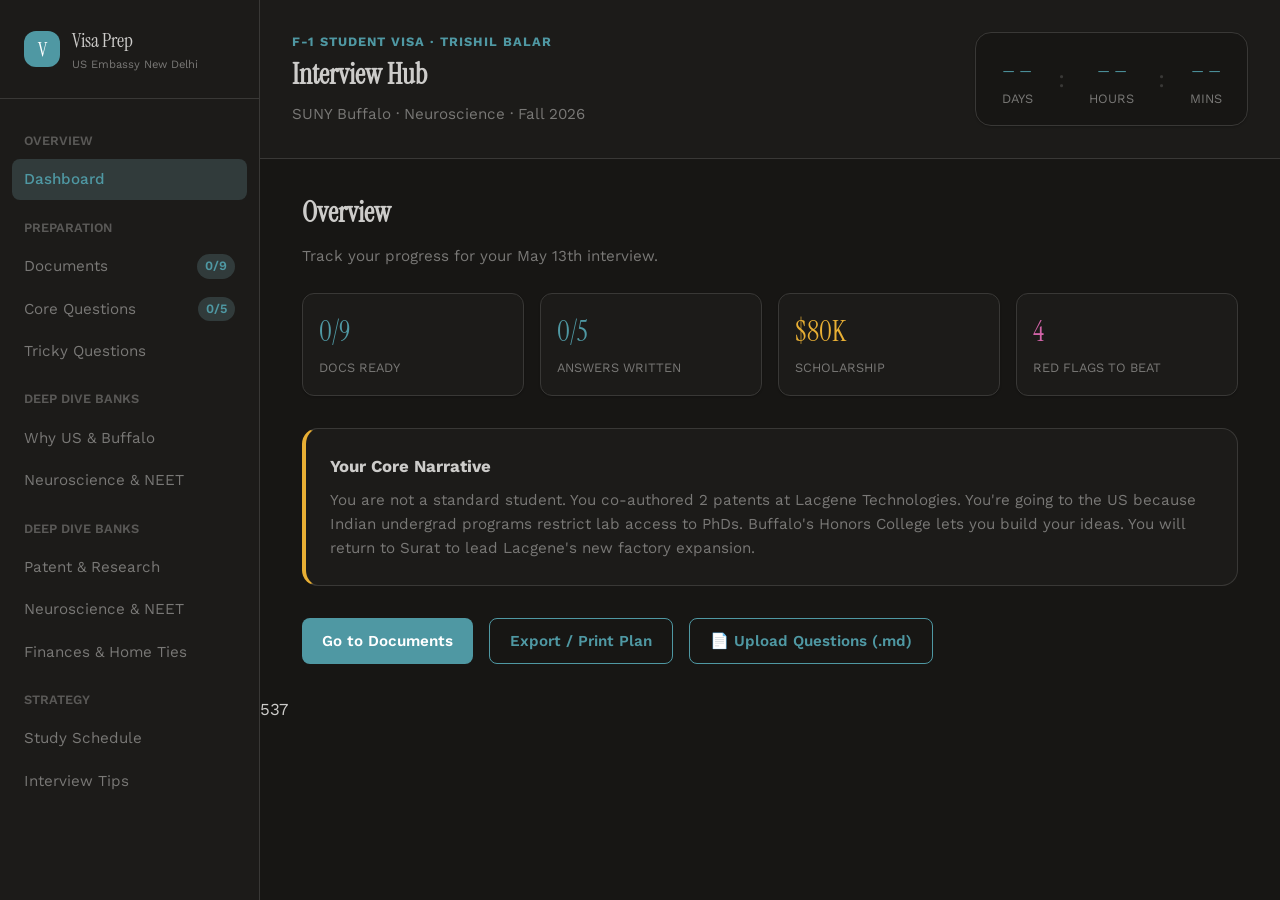
<file: index.html>
<!DOCTYPE html>
<html lang="en" data-theme="dark">
<head>
<meta charset="UTF-8">
<meta name="viewport" content="width=device-width, initial-scale=1.0">
<title>Trishil's F-1 Visa Prep (Complete)</title>
<link rel="preconnect" href="https://fonts.googleapis.com">
<link rel="preconnect" href="https://fonts.gstatic.com" crossorigin>
<link href="https://fonts.googleapis.com/css2?family=Instrument+Serif:ital@0;1&family=Work+Sans:wght@300..700&display=swap" rel="stylesheet">
<style>
/* ===== DESIGN TOKENS ===== */
:root, [data-theme="light"] {
  --color-bg: #f7f6f2; --color-surface: #f9f8f5; --color-surface-2: #fbfbf9;
  --color-surface-offset: #f3f0ec; --color-divider: #dcd9d5; --color-border: #d4d1ca;
  --color-text: #28251d; --color-text-muted: #7a7974; --color-text-faint: #bab9b4;
  --color-primary: #01696f; --color-primary-hover: #0c4e54; --color-primary-highlight: #cedcd8;
  --color-success: #437a22; --color-success-highlight: #d4dfcc;
  --color-warning: #964219; --color-error: #a12c7b; --color-gold: #d19900;
  --color-surface-accent: color-mix(in oklch, #01696f 8%, #f9f8f5);
  --radius-sm: 0.375rem; --radius-md: 0.5rem; --radius-lg: 0.75rem; --radius-xl: 1rem; --radius-full: 9999px;
  --transition-interactive: 180ms ease;
  --shadow-sm: 0 1px 2px rgba(0,0,0,0.05); --shadow-md: 0 4px 12px rgba(0,0,0,0.08);
  --space-1: 0.25rem; --space-2: 0.5rem; --space-3: 0.75rem; --space-4: 1rem; --space-6: 1.5rem; --space-8: 2rem; --space-12: 3rem;
  --text-xs: 0.8rem; --text-sm: 0.95rem; --text-base: 1.05rem; --text-lg: 1.25rem; --text-xl: 1.75rem; --text-2xl: 2.5rem;
  --font-display: 'Instrument Serif', serif; --font-body: 'Work Sans', sans-serif;
}
[data-theme="dark"] {
  --color-bg: #171614; --color-surface: #1c1b19; --color-surface-2: #201f1d;
  --color-surface-offset: #1d1c1a; --color-divider: #262523; --color-border: #393836;
  --color-text: #cdccca; --color-text-muted: #797876; --color-text-faint: #5a5957;
  --color-primary: #4f98a3; --color-primary-hover: #227f8b; --color-primary-highlight: #313b3b;
  --color-success: #6daa45; --color-success-highlight: #3a4435;
  --color-warning: #bb653b; --color-error: #d163a7; --color-gold: #e8af34;
  --color-surface-accent: color-mix(in oklch, #4f98a3 8%, #1c1b19);
  --shadow-sm: 0 1px 2px rgba(0,0,0,0.2); --shadow-md: 0 4px 12px rgba(0,0,0,0.3);
}

/* ===== BASE ===== */
*, *::before, *::after { box-sizing: border-box; margin: 0; padding: 0; }
body { font-family: var(--font-body); font-size: var(--text-base); color: var(--color-text); background: var(--color-bg); line-height: 1.6; min-height: 100vh; display: flex; }
button { cursor: pointer; background: none; border: none; font: inherit; color: inherit; }
a { text-decoration: none; color: inherit; }

/* ===== LAYOUT ===== */
.sidebar { width: 260px; background: var(--color-surface); border-right: 1px solid var(--color-border); height: 100vh; position: sticky; top: 0; display: flex; flex-direction: column; z-index: 100; flex-shrink: 0; }
.sidebar-logo { padding: var(--space-6); border-bottom: 1px solid var(--color-border); font-family: var(--font-display); font-size: var(--text-lg); display: flex; align-items: center; gap: var(--space-3); }
.logo-icon { width: 36px; height: 36px; background: var(--color-primary); color: white; border-radius: var(--radius-lg); display: flex; align-items: center; justify-content: center; }
.sidebar-nav { flex: 1; padding: var(--space-4) var(--space-3); overflow-y: auto; }
.nav-label { font-size: var(--text-xs); font-weight: 600; text-transform: uppercase; color: var(--color-text-faint); padding: var(--space-4) var(--space-3) var(--space-2); }
.nav-item { width: 100%; display: flex; align-items: center; gap: var(--space-3); padding: var(--space-2) var(--space-3); border-radius: var(--radius-md); font-size: var(--text-sm); color: var(--color-text-muted); text-align: left; transition: var(--transition-interactive); margin-bottom: 2px; }
.nav-item:hover { background: var(--color-surface-offset); color: var(--color-text); }
.nav-item.active { background: var(--color-primary-highlight); color: var(--color-primary); font-weight: 500; }
.nav-badge { margin-left: auto; font-size: var(--text-xs); background: var(--color-primary-highlight); color: var(--color-primary); padding: 2px 8px; border-radius: var(--radius-full); font-weight: 600; }

.main-content { flex: 1; min-width: 0; display: flex; flex-direction: column; }
.hero { background: var(--color-surface); border-bottom: 1px solid var(--color-border); padding: var(--space-8); display: flex; justify-content: space-between; align-items: center; position: sticky; top: 0; z-index: 50; }
.hero-title { font-family: var(--font-display); font-size: var(--text-xl); margin-bottom: var(--space-1); }
.countdown { background: var(--color-bg); border: 1px solid var(--color-border); border-radius: var(--radius-xl); padding: var(--space-4) var(--space-6); display: flex; gap: var(--space-6); align-items: center; box-shadow: var(--shadow-sm); }
.cd-unit { text-align: center; }
.cd-num { font-family: var(--font-display); font-size: var(--text-2xl); color: var(--color-primary); line-height: 1; }
.cd-label { font-size: var(--text-xs); color: var(--color-text-muted); text-transform: uppercase; }

.page-body { padding: var(--space-8); max-width: 1000px; margin: 0 auto; width: 100%; }
.section-block { display: none; }
.section-block.active { display: block; animation: fadeIn 0.3s ease; }
@keyframes fadeIn { from { opacity: 0; transform: translateY(10px); } to { opacity: 1; transform: translateY(0); } }
.section-title { font-family: var(--font-display); font-size: var(--text-xl); margin-bottom: var(--space-2); }
.section-desc { color: var(--color-text-muted); margin-bottom: var(--space-6); font-size: var(--text-sm); }

/* ===== COMPONENTS ===== */
.grid-4 { display: grid; grid-template-columns: repeat(auto-fit, minmax(150px, 1fr)); gap: var(--space-4); margin-bottom: var(--space-8); }
.tile { background: var(--color-surface); border: 1px solid var(--color-border); border-radius: var(--radius-lg); padding: var(--space-4); box-shadow: var(--shadow-sm); }
.tile-num { font-family: var(--font-display); font-size: var(--text-xl); color: var(--color-primary); }
.tile-label { font-size: var(--text-xs); color: var(--color-text-muted); text-transform: uppercase; margin-top: 4px; }
.card { background: var(--color-surface); border: 1px solid var(--color-border); border-radius: var(--radius-xl); padding: var(--space-6); margin-bottom: var(--space-4); }

.btn { display: inline-flex; align-items: center; gap: 8px; padding: 10px 20px; background: var(--color-primary); color: white; font-weight: 600; border-radius: var(--radius-md); font-size: var(--text-sm); transition: 0.2s; }
.btn:hover { background: var(--color-primary-hover); }
.btn-outline { background: transparent; border: 1px solid var(--color-primary); color: var(--color-primary); }

/* Documents */
.doc-item { background: var(--color-surface); border: 1px solid var(--color-border); border-radius: var(--radius-lg); padding: var(--space-4); margin-bottom: var(--space-3); display: flex; gap: var(--space-4); transition: var(--transition-interactive); }
.doc-item.checked { background: var(--color-success-highlight); border-color: oklch(from var(--color-success) l c h / 0.3); }
.doc-item input[type="checkbox"] { width: 22px; height: 22px; accent-color: var(--color-success); cursor: pointer; margin-top: 2px; }
.doc-label { font-weight: 600; margin-bottom: 4px; display: flex; align-items: center; gap: var(--space-2); }
.doc-item.checked .doc-label { text-decoration: line-through; opacity: 0.7; }
.badge-req { font-size: 0.7rem; background: color-mix(in oklch, var(--color-error) 15%, var(--color-bg)); color: var(--color-error); padding: 2px 8px; border-radius: var(--radius-full); }
.badge-sup { font-size: 0.7rem; background: var(--color-primary-highlight); color: var(--color-primary); padding: 2px 8px; border-radius: var(--radius-full); }

/* Q&A Cards */
.qa-card { background: var(--color-surface); border: 1px solid var(--color-border); border-radius: var(--radius-xl); margin-bottom: var(--space-6); overflow: hidden; }
.qa-header { padding: var(--space-5); display: flex; gap: var(--space-4); cursor: pointer; background: var(--color-surface-2); border-bottom: 1px solid var(--color-border); align-items: center; }
.qa-header:hover { background: var(--color-surface-offset); }
.qa-num { width: 32px; height: 32px; background: var(--color-primary); color: white; border-radius: var(--radius-full); display: flex; align-items: center; justify-content: center; font-size: var(--text-xs); font-weight: bold; flex-shrink: 0; }
.qa-title { font-family: var(--font-display); font-size: var(--text-lg); flex: 1; }
.qa-body { padding: var(--space-6); display: none; flex-direction: column; gap: var(--space-6); }
.qa-card.open .qa-body { display: flex; }
.box-hook { background: color-mix(in oklch, var(--color-gold) 10%, var(--color-bg)); border: 1px solid color-mix(in oklch, var(--color-gold) 30%, transparent); padding: var(--space-4); border-radius: var(--radius-lg); font-style: italic; }
.box-avoid { background: color-mix(in oklch, var(--color-error) 10%, var(--color-bg)); border: 1px solid color-mix(in oklch, var(--color-error) 30%, transparent); padding: var(--space-4); border-radius: var(--radius-lg); }
.qa-grid { display: grid; grid-template-columns: 1fr 1fr; gap: var(--space-4); }
.qa-label { font-size: var(--text-xs); font-weight: bold; text-transform: uppercase; margin-bottom: var(--space-2); color: var(--color-primary); }
ul.tp-list { list-style: none; display: flex; flex-direction: column; gap: var(--space-2); }
ul.tp-list li { display: flex; gap: 8px; font-size: var(--text-sm); color: var(--color-text-muted); }
ul.tp-list li::before { content: '•'; color: var(--color-primary); font-weight: bold; }
.answer-area { width: 100%; min-height: 120px; background: var(--color-bg); border: 1px solid var(--color-border); border-radius: var(--radius-lg); padding: var(--space-4); font-family: var(--font-body); font-size: var(--text-sm); color: var(--color-text); resize: vertical; margin-top: var(--space-2); }
.answer-area:focus { outline: 2px solid var(--color-primary); }
.qa-card.answered .qa-num { background: var(--color-success); }
.qa-card.answered .qa-header { border-left: 4px solid var(--color-success); }

/* Timeline (Schedule) */
.timeline { border-left: 2px solid var(--color-border); margin-left: 12px; padding-left: 24px; display: flex; flex-direction: column; gap: var(--space-6); }
.timeline-item { position: relative; }
.timeline-item::before { content: ''; position: absolute; left: -31px; top: 4px; width: 12px; height: 12px; border-radius: 50%; background: var(--color-primary); border: 2px solid var(--color-bg); }
.timeline-date { font-weight: bold; color: var(--color-primary); font-size: var(--text-sm); margin-bottom: 4px; }
.timeline-content { background: var(--color-surface); border: 1px solid var(--color-border); padding: var(--space-4); border-radius: var(--radius-lg); }

/* MOBILE */
.mobile-toggle { display: none; position: fixed; bottom: 20px; right: 20px; width: 50px; height: 50px; background: var(--color-primary); color: white; border-radius: 50%; z-index: 200; box-shadow: var(--shadow-md); }
@media (max-width: 768px) {
  .sidebar { position: fixed; left: -260px; transition: 0.3s; }
  .sidebar.open { left: 0; box-shadow: var(--shadow-lg); }
  .mobile-toggle { display: block; }
  .hero { flex-direction: column; gap: var(--space-4); align-items: flex-start; padding: var(--space-4); }
  .qa-grid { grid-template-columns: 1fr; }
  .page-body { padding: var(--space-4); }
}

/* PRINT STYLES */
@media print {
  .sidebar, .hero, .mobile-toggle, .btn { display: none !important; }
  .main-content { margin: 0; padding: 0; }
  .section-block { display: block !important; page-break-inside: avoid; margin-bottom: 40px; }
  .qa-card.open .qa-body, .qa-body { display: block !important; }
  .qa-card { border: 1px solid #ccc; break-inside: avoid; }
  body { background: white; color: black; }
  textarea { border: none; font-style: italic; color: #333; }
  * { box-shadow: none !important; }
}
</style>
</head>
<body>

<!-- SIDEBAR -->
<aside class="sidebar" id="sidebar">
  <div class="sidebar-logo">
    <div class="logo-icon">V</div>
    <div>Visa Prep <div style="font-size:0.7rem;font-family:var(--font-body);color:var(--color-text-muted);">US Embassy New Delhi</div></div>
  </div>
  <nav class="sidebar-nav">
    <div class="nav-label">Overview</div>
    <button class="nav-item active" onclick="nav(event, 'dashboard')">Dashboard</button>

    <div class="nav-label">Preparation</div>
    <button class="nav-item" onclick="nav(event, 'documents')">Documents <span class="nav-badge" id="badge-docs">0/9</span></button>
    <button class="nav-item" onclick="nav(event, 'core-qs')">Core Questions <span class="nav-badge" id="badge-qs">0/5</span></button>
    <button class="nav-item" onclick="nav(event, 'tricky-qs')">Tricky Questions</button>
    
    <div class="nav-label">Deep Dive Banks</div>
    <button class="nav-item" onclick="nav(event, 'why-us-qs')">Why US & Buffalo</button>
    <button class="nav-item" onclick="nav(event, 'academic-qs')">Neuroscience & NEET</button>
    
    <div class="nav-label">Deep Dive Banks</div>
    <button class="nav-item" onclick="nav(event, 'research-qs')">Patent & Research</button>
    <button class="nav-item" onclick="nav(event, 'academic-qs')">Neuroscience & NEET</button>
    <button class="nav-item" onclick="nav(event, 'finance-qs')">Finances & Home Ties</button>

    <div class="nav-label">Strategy</div>
    <button class="nav-item" onclick="nav(event, 'schedule')">Study Schedule</button>
    <button class="nav-item" onclick="nav(event, 'tips')">Interview Tips</button>
  </nav>
</aside>

<main class="main-content">
  <!-- HERO -->
  <header class="hero">
    <div>
      <div style="font-size:var(--text-xs);color:var(--color-primary);font-weight:bold;letter-spacing:1px;">F-1 STUDENT VISA · TRISHIL BALAR</div>
      <h1 class="hero-title">Interview Hub</h1>
      <div style="color:var(--color-text-muted);font-size:var(--text-sm);">SUNY Buffalo · Neuroscience · Fall 2026</div>
    </div>
    <div class="countdown">
      <div class="cd-unit"><div class="cd-num" id="cd-days">--</div><div class="cd-label">Days</div></div>
      <div style="font-size:24px;color:var(--color-border);">:</div>
      <div class="cd-unit"><div class="cd-num" id="cd-hours">--</div><div class="cd-label">Hours</div></div>
      <div style="font-size:24px;color:var(--color-border);">:</div>
      <div class="cd-unit"><div class="cd-num" id="cd-mins">--</div><div class="cd-label">Mins</div></div>
    </div>
  </header>

  <div class="page-body">

    <!-- ================= DASHBOARD ================= -->
    <section id="dashboard" class="section-block active">
      <h2 class="section-title">Overview</h2>
      <p class="section-desc">Track your progress for your May 13th interview.</p>

      <div class="grid-4">
        <div class="tile"><div class="tile-num" id="tile-docs">0/9</div><div class="tile-label">Docs Ready</div></div>
        <div class="tile"><div class="tile-num" id="tile-qs">0/5</div><div class="tile-label">Answers Written</div></div>
        <div class="tile"><div class="tile-num" style="color:var(--color-gold);">$80K</div><div class="tile-label">Scholarship</div></div>
        <div class="tile"><div class="tile-num" style="color:var(--color-error);">4</div><div class="tile-label">Red Flags to Beat</div></div>
      </div>

      <div class="card" style="border-left: 4px solid var(--color-gold);">
        <h3 style="font-size:var(--text-base);margin-bottom:8px;">Your Core Narrative</h3>
        <p style="font-size:var(--text-sm);color:var(--color-text-muted);">You are not a standard student. You co-authored 2 patents at Lacgene Technologies. You're going to the US because Indian undergrad programs restrict lab access to PhDs. Buffalo's Honors College lets you build your ideas. You will return to Surat to lead Lacgene's new factory expansion.</p>
      </div>

      <div style="display:flex; gap:16px; margin-top:32px;">
        <button class="btn" onclick="nav(event, 'documents')">Go to Documents</button>
        <button class="btn btn-outline" onclick="window.print()">Export / Print Plan</button>
              <button class="btn btn-outline" onclick="document.getElementById('mdFileInput').click()">📄 Upload Questions (.md)</button>
      <input type="file" id="mdFileInput" accept=".md" style="display:none" onchange="parseMarkdownFile(event)">
      </div>
    </section>

    <!-- ================= DOCUMENTS ================= -->
    <section id="documents" class="section-block">
      <h2 class="section-title">Document Checklist</h2>
      <p class="section-desc">Check off documents as you gather them. Data saves automatically.</p>

      <h3 style="font-size:var(--text-sm);color:var(--color-error);text-transform:uppercase;margin:24px 0 12px;">Required (Must Bring)</h3>
      <label class="doc-item" id="doc-wrap-passport"><input type="checkbox" id="chk-passport" onchange="saveDocs()"><div><div class="doc-label">Valid Passport <span class="badge-req">Required</span></div><div style="font-size:var(--text-xs);color:var(--color-text-muted);">Valid for at least 6 months. Bring original + photocopy.</div></div></label>
      <label class="doc-item" id="doc-wrap-ds160"><input type="checkbox" id="chk-ds160" onchange="saveDocs()"><div><div class="doc-label">DS-160 Confirmation <span class="badge-req">Required</span></div><div style="font-size:var(--text-xs);color:var(--color-text-muted);">Barcode page printed. Confirmation number: AA00FFTUV7.</div></div></label>
      <label class="doc-item" id="doc-wrap-appt"><input type="checkbox" id="chk-appt" onchange="saveDocs()"><div><div class="doc-label">Visa Appointment Confirmation <span class="badge-req">Required</span></div><div style="font-size:var(--text-xs);color:var(--color-text-muted);">13-May-2026 at US Embassy New Delhi.</div></div></label>
      <label class="doc-item" id="doc-wrap-i20"><input type="checkbox" id="chk-i20" onchange="saveDocs()"><div><div class="doc-label">Form I-20 (Original) <span class="badge-req">Required</span></div><div style="font-size:var(--text-xs);color:var(--color-text-muted);">Signed by Faith Bennett. SEVIS ID: N0037622672.</div></div></label>
      <label class="doc-item" id="doc-wrap-sevis"><input type="checkbox" id="chk-sevis" onchange="saveDocs()"><div><div class="doc-label">SEVIS I-901 Receipt <span class="badge-req">Required</span></div><div style="font-size:var(--text-xs);color:var(--color-text-muted);">Proof of $350 fee. Receipt: CCC2618371200.</div></div></label>
      <label class="doc-item" id="doc-wrap-photo"><input type="checkbox" id="chk-photo" onchange="saveDocs()"><div><div class="doc-label">Visa Photographs <span class="badge-req">Required</span></div><div style="font-size:var(--text-xs);color:var(--color-text-muted);">2x2 inch, white background, recent (6 months).</div></div></label>

      <h3 style="font-size:var(--text-sm);color:var(--color-primary);text-transform:uppercase;margin:32px 0 12px;">Supporting Documents</h3>
      <label class="doc-item" id="doc-wrap-adm"><input type="checkbox" id="chk-adm" onchange="saveDocs()"><div><div class="doc-label">UB Admission & Scholarship Letter <span class="badge-sup">Supporting</span></div><div style="font-size:var(--text-xs);color:var(--color-text-muted);">Proof of $80,000 Flagship Scholarship.</div></div></label>
      <label class="doc-item" id="doc-wrap-fin"><input type="checkbox" id="chk-fin" onchange="saveDocs()"><div><div class="doc-label">Financial Documents <span class="badge-sup">Supporting</span></div><div style="font-size:var(--text-xs);color:var(--color-text-muted);">Father's ₹85 Lakh HDFC Fixed Deposit statement.</div></div></label>
      <label class="doc-item" id="doc-wrap-acad"><input type="checkbox" id="chk-acad" onchange="saveDocs()"><div><div class="doc-label">Academic Records <span class="badge-sup">Supporting</span></div><div style="font-size:var(--text-xs);color:var(--color-text-muted);">Class 10/12 marksheets, IELTS scorecard.</div></div></label>
    </section>

    <!-- ================= CORE QUESTIONS ================= -->
    <section 1007
     class="section-block">
      <h2 class="section-title">Core Interview Questions</h2>
      <p class="section-desc">Write out your personalized answers. They save instantly.</p>

      <div class="qa-card" id="qa-1">
        <div class="qa-header" onclick="toggleQA('qa-1')"><div class="qa-num">01</div><div class="qa-title">Why are you going to the United States?</div></div>
        <div class="qa-body">
          <div class="box-hook"><div class="qa-label" style="color:var(--color-gold);">Opening Hook (Say this first)</div>"My father's company has two patents I co-authored, but I couldn't build them myself. In India, undergraduate labs are restricted. At SUNY Buffalo, I get hands-on access to translational labs to build my hydrogel hypothesis."</div>
          <div class="qa-grid">
            <div><div class="qa-label">Talking Points</div><ul class="tp-list"><li>Co-authored patents but senior chemists built them.</li><li>Indian undergrad is theoretical; US allows physical execution.</li><li>SUNY Buffalo CTRC lab access.</li></ul></div>
            <div class="box-avoid"><div class="qa-label" style="color:var(--color-error);">Do Not Say</div><ul class="tp-list" style="color:var(--color-error);"><li>"World-class faculty"</li><li>"Global exposure"</li></ul></div>
          </div>
          <div><div class="qa-label">Your Answer</div><textarea class="answer-area" id="ans-q1" placeholder="Write your personalized answer here..." oninput="saveAnswers()"></textarea></div>
        </div>
      </div>

      <div class="qa-card" id="qa-2">
        <div class="qa-header" onclick="toggleQA('qa-2')"><div class="qa-num">02</div><div class="qa-title">Why can't you do this research in India?</div></div>
        <div class="qa-body">
          <div class="box-hook"><div class="qa-label" style="color:var(--color-gold);">Opening Hook</div>"In India, I can't touch a centrifuge or run a viability assay until I'm in a PhD program. That's a 6-year wait, and my father's factory expansion is happening now."</div>
          <div class="qa-grid">
            <div><div class="qa-label">Talking Points</div><ul class="tp-list"><li>Wet-lab execution is restricted to postgrads.</li><li>Your technique (scaffold viability testing) requires grad-level equipment.</li></ul></div>
            <div class="box-avoid"><div class="qa-label" style="color:var(--color-error);">Do Not Say</div><ul class="tp-list" style="color:var(--color-error);"><li>"Indian education is inferior"</li><li>Vague complaints.</li></ul></div>
          </div>
          <div><div class="qa-label">Your Answer</div><textarea class="answer-area" id="ans-q2" placeholder="Write your personalized answer here..." oninput="saveAnswers()"></textarea></div>
        </div>
      </div>

      <div class="qa-card" id="qa-3">
        <div class="qa-header" onclick="toggleQA('qa-3')"><div class="qa-num">03</div><div class="qa-title">Why did you choose SUNY Buffalo?</div></div>
        <div class="qa-body">
          <div class="box-hook"><div class="qa-label" style="color:var(--color-gold);">Opening Hook</div>"Two reasons: their Clinical Research Center lets undergrads run real experiments, and they gave me an $80,000 Flagship Scholarship."</div>
          <div class="qa-grid">
            <div><div class="qa-label">Talking Points</div><ul class="tp-list"><li>Name drop Dr. Weiss and Dr. Szigeti.</li><li>The $80K scholarship proves American validation of merit.</li></ul></div>
            <div class="box-avoid"><div class="qa-label" style="color:var(--color-error);">Do Not Say</div><ul class="tp-list" style="color:var(--color-error);"><li>"High ranking"</li><li>"Cheap tuition"</li></ul></div>
          </div>
          <div><div class="qa-label">Your Answer</div><textarea class="answer-area" id="ans-q3" placeholder="Write your personalized answer here..." oninput="saveAnswers()"></textarea></div>
        </div>
      </div>

      <div class="qa-card" id="qa-4">
        <div class="qa-header" onclick="toggleQA('qa-4')"><div class="qa-num">04</div><div class="qa-title">Who is sponsoring you?</div></div>
        <div class="qa-body">
          <div class="box-hook"><div class="qa-label" style="color:var(--color-gold);">Opening Hook</div>"My father is funding me. He has an HDFC Fixed Deposit of ₹85 Lakh, which covers my first year twice over. Plus, UB awarded me an $80,000 scholarship."</div>
          <div class="qa-grid">
            <div><div class="qa-label">Talking Points</div><ul class="tp-list"><li>Cost: $60,600/year. Scholarship $20K. Gap is $40,600.</li><li>₹85 Lakh FD (~$100K) covers gap easily.</li><li>Funded via Lacgene Tech revenue.</li></ul></div>
            <div class="box-avoid"><div class="qa-label" style="color:var(--color-error);">Do Not Say</div><ul class="tp-list" style="color:var(--color-error);"><li>"My father is rich"</li><li>Confuse total cost with out-of-pocket.</li></ul></div>
          </div>
          <div><div class="qa-label">Your Answer</div><textarea class="answer-area" id="ans-q4" placeholder="Write your personalized answer here..." oninput="saveAnswers()"></textarea></div>
        </div>
      </div>

      <div class="qa-card" id="qa-5">
        <div class="qa-header" onclick="toggleQA('qa-5')"><div class="qa-num">05</div><div class="qa-title">What are your plans after graduation?</div></div>
        <div class="qa-body">
          <div class="box-hook"><div class="qa-label" style="color:var(--color-gold);">Opening Hook</div>"I am returning to Surat. My father's company is building a new nicotine replacement factory based on the patent I co-authored. I am returning to be the Lead Researcher."</div>
          <div class="qa-grid">
            <div><div class="qa-label">Talking Points</div><ul class="tp-list"><li>Specific factory expansion tied to patent.</li><li>Concrete, verifiable proof of home ties.</li></ul></div>
            <div class="box-avoid"><div class="qa-label" style="color:var(--color-error);">Do Not Say</div><ul class="tp-list" style="color:var(--color-error);"><li>"I might do a Masters in US"</li><li>"Work on OPT"</li></ul></div>
          </div>
          <div><div class="qa-label">Your Answer</div><textarea class="answer-area" id="ans-q5" placeholder="Write your personalized answer here..." oninput="saveAnswers()"></textarea></div>
        </div>
      </div>
    </section>

    <!-- ================= TRICKY QUESTIONS ================= -->
    <section id="tricky-qs" class="section-block">
      <h2 class="section-title">Tricky / Curveball Questions</h2>
      <p class="section-desc">Handle the pressure tests.</p>

      <div class="qa-card" id="qa-6">
        <div class="qa-header" onclick="toggleQA('qa-6')"><div class="qa-num">06</div><div class="qa-title">You're 17. How did you co-author patents?</div></div>
        <div class="qa-body">
          <p style="font-size:var(--text-sm);color:var(--color-text-muted);"><strong>Strategy:</strong> Be brutally honest. Say: "I conceptualized the AI systems-thinking to connect the dots, but my dad's senior chemists did the wet-lab work. That's exactly why I need to go to the US—to learn how to build my own ideas."</p>
          <textarea class="answer-area" id="ans-q6" placeholder="Your answer..." oninput="saveAnswers()"></textarea>
        </div>
      </div>

      <div class="qa-card" id="qa-7">
        <div class="qa-header" onclick="toggleQA('qa-7')"><div class="qa-num">07</div><div class="qa-title">What if I reject your visa today?</div></div>
        <div class="qa-body">
          <p style="font-size:var(--text-sm);color:var(--color-text-muted);"><strong>Strategy:</strong> Stay calm. Smile. Say: "I would ask for your feedback, fix it, and apply again. The lab skills I need to lead my father's factory expansion are only available at the undergrad level in the US. It's critical for my future."</p>
          <textarea class="answer-area" id="ans-q7" placeholder="Your answer..." oninput="saveAnswers()"></textarea>
        </div>
      </div>
    </section>

        <!-- ================= RESEARCH & PATENTS ================= -->
    <section id="research-qs" class="section-block">
      <h2 class="section-title">Patent & Research Deep Dive</h2>
      <p class="section-desc">Defend your authenticity. Do not pretend to be a senior chemist.</p>

      <div class="qa-card" id="qa-8">
        <div class="qa-header" onclick="toggleQA('qa-8')"><div class="qa-num">08</div><div class="qa-title">How is it scientifically possible that you co-authored two complex patents at 17?</div></div>
        <div class="qa-body">
          <p style="font-size:var(--text-sm);color:var(--color-text-muted);"><strong>Strategy:</strong> Admit you didn't do the wet-lab chemistry. You used AI and systems-thinking to connect the conceptual dots (e.g., continuous low-dose delivery vs carcinogenic spikes), but Lacgene's senior chemists built the actual prototypes.</p>
          <textarea class="answer-area" id="ans-q8" placeholder="Your answer..." oninput="saveAnswers()"></textarea>
        </div>
      </div>

      <div class="qa-card" id="qa-9">
        <div class="qa-header" onclick="toggleQA('qa-9')"><div class="qa-num">09</div><div class="qa-title">Explain your rapid heart attack kit and the h-FABP biomarker.</div></div>
        <div class="qa-body">
          <p style="font-size:var(--text-sm);color:var(--color-text-muted);"><strong>Strategy:</strong> Keep it simple. Explain why h-FABP is faster than standard troponin tests for rural clinics where heavy infrastructure isn't available.</p>
          <textarea class="answer-area" id="ans-q9" placeholder="Your answer..." oninput="saveAnswers()"></textarea>
        </div>
      </div>

      <div class="qa-card" id="qa-10">
        <div class="qa-header" onclick="toggleQA('qa-10')"><div class="qa-num">10</div><div class="qa-title">What is a viscoelastic hydrogel and why preserve stem cells at room temp?</div></div>
        <div class="qa-body">
          <p style="font-size:var(--text-sm);color:var(--color-text-muted);"><strong>Strategy:</strong> Explain viscoelasticity in one plain-English sentence (like the gelatin metaphor from your essay). Explain that liquid nitrogen freezing is logistically impossible for rural clinics.</p>
          <textarea class="answer-area" id="ans-q10" placeholder="Your answer..." oninput="saveAnswers()"></textarea>
        </div>
      </div>
    </section>

    <!-- ================= NEUROSCIENCE & NEET ================= -->
    <section id="academic-qs" class="section-block">
      <h2 class="section-title">Neuroscience & Academics</h2>
      <p class="section-desc">Prove you know your major and explain your pivot from Indian medical prep.</p>

      <div class="qa-card" id="qa-11">
        <div class="qa-header" onclick="toggleQA('qa-11')"><div class="qa-num">11</div><div class="qa-title">What is the difference between the CNS and PNS?</div></div>
        <div class="qa-body">
          <p style="font-size:var(--text-sm);color:var(--color-text-muted);"><strong>Strategy:</strong> Give a crisp, 2-sentence textbook answer. CNS = Brain and Spinal Cord (processing center). PNS = All other nerves (the relay system sending messages to the body).</p>
          <textarea class="answer-area" id="ans-q11" placeholder="Your answer..." oninput="saveAnswers()"></textarea>
        </div>
      </div>

      <div class="qa-card" id="qa-12">
        <div class="qa-header" onclick="toggleQA('qa-12')"><div class="qa-num">12</div><div class="qa-title">Your application mentions NEET prep. Why pivot to US Neuroscience?</div></div>
        <div class="qa-body">
          <p style="font-size:var(--text-sm);color:var(--color-text-muted);"><strong>Strategy:</strong> <i>(High Risk)</i> Do NOT say NEET was too hard. Explain that NEET prepares you to be a clinical doctor (treating patients), but your patent work made you realize you want to be a translational researcher (inventing the treatments). India doesn't offer undergrad wet-lab research degrees.</p>
          <textarea class="answer-area" id="ans-q12" placeholder="Your answer..." oninput="saveAnswers()"></textarea>
        </div>
      </div>
    </section>

    <!-- ================= FINANCES & HOME TIES ================= -->
    <section id="finance-qs" class="section-block">
      <h2 class="section-title">Finances & Home Ties</h2>
      <p class="section-desc">Secure the VO's trust in your funding and your intent to return.</p>

      <div class="qa-card" id="qa-13">
        <div class="qa-header" onclick="toggleQA('qa-13')"><div class="qa-num">13</div><div class="qa-title">What is the exact annual revenue (turnover) of Lacgene Technologies?</div></div>
        <div class="qa-body">
          <p style="font-size:var(--text-sm);color:var(--color-text-muted);"><strong>Strategy:</strong> Have a specific number ready. Never say "they make a lot of money."</p>
          <textarea class="answer-area" id="ans-q13" placeholder="Your answer..." oninput="saveAnswers()"></textarea>
        </div>
      </div>

      <div class="qa-card" id="qa-14">
        <div class="qa-header" onclick="toggleQA('qa-14')"><div class="qa-num">14</div><div class="qa-title">If your father is expanding a factory, won't paying your tuition hurt his business?</div></div>
        <div class="qa-body">
          <p style="font-size:var(--text-sm);color:var(--color-text-muted);"><strong>Strategy:</strong> Point back to the ₹85 Lakh Fixed Deposit. Explain that the FD is specifically reserved for your education and is separate from his operating business capital.</p>
          <textarea class="answer-area" id="ans-q14" placeholder="Your answer..." oninput="saveAnswers()"></textarea>
        </div>
      </div>
    </section>

        <!-- ================= WHY US & BUFFALO ================= -->
    <section id="why-us-qs" class="section-block">
      <h2 class="section-title">Why US & Buffalo Scrutiny</h2>
      <p class="section-desc">Prove your academic intent is real and financially logical.</p>

      <div class="qa-card" id="qa-15">
        <div class="qa-header" onclick="toggleQA('qa-15')"><div class="qa-num">15</div><div class="qa-title">What can US universities offer that India cannot?</div></div>
        <div class="qa-body">
          <p style="font-size:var(--text-sm);color:var(--color-text-muted);"><strong>Strategy:</strong> Contrast theory vs. execution. Say: "In India, I cannot physically touch a centrifuge or run a viability assay until my PhD. The US allows 18-year-olds to execute wet-lab research."</p>
          <textarea class="answer-area" id="ans-q15" placeholder="Your answer..." oninput="saveAnswers()"></textarea>
        </div>
      </div>

      <div class="qa-card" id="qa-16">
        <div class="qa-header" onclick="toggleQA('qa-16')"><div class="qa-num">16</div><div class="qa-title">Why Buffalo and not a higher-ranked Ivy League or IIT?</div></div>
        <div class="qa-body">
          <p style="font-size:var(--text-sm);color:var(--color-text-muted);"><strong>Strategy:</strong> Combine lab access and money. Say: "Buffalo's Honors College guarantees undergrads access to the Clinical Translational Research Center. Plus, they awarded me an $80,000 scholarship, making it a very smart business decision for my family."</p>
          <textarea class="answer-area" id="ans-q16" placeholder="Your answer..." oninput="saveAnswers()"></textarea>
        </div>
      </div>

      <div class="qa-card" id="qa-17">
        <div class="qa-header" onclick="toggleQA('qa-17')"><div class="qa-num">17</div><div class="qa-title">Did you just choose Buffalo because of the $80,000 scholarship?</div></div>
        <div class="qa-body">
          <p style="font-size:var(--text-sm);color:var(--color-text-muted);"><strong>Strategy:</strong> Pivot to merit. Say: "The money is proof that an American institution validated my patents and merit. But the primary driver is the lab access to work with Dr. Weiss and Dr. Szigeti."</p>
          <textarea class="answer-area" id="ans-q17" placeholder="Your answer..." oninput="saveAnswers()"></textarea>
        </div>
      </div>

      <div class="qa-card" id="qa-18">
        <div class="qa-header" onclick="toggleQA('qa-18')"><div class="qa-num">18</div><div class="qa-title">Buffalo gets massive snowstorms. How will you survive?</div></div>
        <div class="qa-body">
          <p style="font-size:var(--text-sm);color:var(--color-text-muted);"><strong>Strategy:</strong> Don't pretend you love snow. Say: "I know it's a huge shock coming from Gujarat. But I am going for the translational lab, not the weather. I'll buy the right gear and adapt."</p>
          <textarea class="answer-area" id="ans-q18" placeholder="Your answer..." oninput="saveAnswers()"></textarea>
        </div>
      </div>
    </section>

    <!-- ================= NEUROSCIENCE & NEET ================= -->
    <section id="academic-qs" class="section-block">
      <h2 class="section-title">Neuroscience & NEET</h2>
      <p class="section-desc">Show you understand your major and have a logical academic path.</p>

      <div class="qa-card" id="qa-19">
        <div class="qa-header" onclick="toggleQA('qa-19')"><div class="qa-num">19</div><div class="qa-title">You transferred schools for NEET prep. Why abandon Indian medical school?</div></div>
        <div class="qa-body">
          <p style="font-size:var(--text-sm);color:var(--color-text-muted);"><strong>Strategy:</strong> This is a major trap! Do not say NEET was too hard. Say: "NEET prepares you to be a clinical doctor who prescribes medicine. My patent work made me realize I want to be the translational researcher who invents the medicine. India doesn't offer undergrad wet-lab degrees for that."</p>
          <textarea class="answer-area" id="ans-q19" placeholder="Your answer..." oninput="saveAnswers()"></textarea>
        </div>
      </div>

      <div class="qa-card" id="qa-20">
        <div class="qa-header" onclick="toggleQA('qa-20')"><div class="qa-num">20</div><div class="qa-title">What is Neuroplasticity?</div></div>
        <div class="qa-body">
          <p style="font-size:var(--text-sm);color:var(--color-text-muted);"><strong>Strategy:</strong> Tie it to your essay. Say: "It's the brain's ability to rewire itself. I saw it firsthand when my illiterate grandfather learned to use a smartphone through pattern recognition instead of reading letters."</p>
          <textarea class="answer-area" id="ans-q20" placeholder="Your answer..." oninput="saveAnswers()"></textarea>
        </div>
      </div>

      <div class="qa-card" id="qa-21">
        <div class="qa-header" onclick="toggleQA('qa-21')"><div class="qa-num">21</div><div class="qa-title">What is the difference between the CNS and PNS?</div></div>
        <div class="qa-body">
          <p style="font-size:var(--text-sm);color:var(--color-text-muted);"><strong>Strategy:</strong> Keep it clean and textbook. "The CNS is the brain and spinal cord—the processing center. The PNS is the network of nerves—the cables that send the signals to the body."</p>
          <textarea class="answer-area" id="ans-q21" placeholder="Your answer..." oninput="saveAnswers()"></textarea>
        </div>
      </div>

      <div class="qa-card" id="qa-22">
        <div class="qa-header" onclick="toggleQA('qa-22')"><div class="qa-num">22</div><div class="qa-title">What are neural stem cells and why do they matter to your research?</div></div>
        <div class="qa-body">
          <p style="font-size:var(--text-sm);color:var(--color-text-muted);"><strong>Strategy:</strong> "They can replace dead tissue in diseases like Alzheimer's. But currently, they require liquid nitrogen to survive. My hydrogel hypothesis aims to preserve them at room temperature so rural clinics can use them."</p>
          <textarea class="answer-area" id="ans-q22" placeholder="Your answer..." oninput="saveAnswers()"></textarea>
        </div>
      </div>
    </section>

    <!-- ================= STUDY SCHEDULE ================= -->
    <section id="schedule" class="section-block">
      <h2 class="section-title">Study Schedule (May 1 - 13)</h2>
      <p class="section-desc">A structured 12-day countdown plan to get you ready.</p>

      <div class="timeline">
        <div class="timeline-item">
          <div class="timeline-date">May 1 - 3: Script Writing</div>
          <div class="timeline-content">
            Use the <strong>Core Questions</strong> tab. Write down all 5 answers. Focus on making them sound like you speaking normally, not a textbook. Don't worry about memorizing yet, just finalize the words.
          </div>
        </div>
        <div class="timeline-item">
          <div class="timeline-date">May 4 - 6: Hook Memorization</div>
          <div class="timeline-content">
            Memorize <strong>ONLY the Hooks</strong>. The first 5 to 8 seconds of your answer is when the Visa Officer decides your fate. Practice saying the hooks out loud in front of a mirror until you don't stumble.
          </div>
        </div>
        <div class="timeline-item">
          <div class="timeline-date">May 7 - 9: Document & Finance Drill</div>
          <div class="timeline-content">
            Organize your clear folder. Put Required Docs on the left, Supporting on the right. 
            <br><br><strong>Financial Drill:</strong> Practice saying your 3 numbers instantly: <em>"₹85 Lakh FD, $80K Scholarship, $40,600 out of pocket."</em>
          </div>
        </div>
        <div class="timeline-item">
          <div class="timeline-date">May 10 - 11: Mock Interviews</div>
          <div class="timeline-content">
            Have your parents or a friend ask you the 5 core questions out of order. Practice being interrupted. If they interrupt you, stop talking immediately, smile, and answer the new question.
          </div>
        </div>
        <div class="timeline-item">
          <div class="timeline-date">May 12: Rest & Pack</div>
          <div class="timeline-content">
            Stop practicing by 5 PM. Review your document folder one last time. Lay out your formal clothes. Sleep early.
          </div>
        </div>
      </div>
    </section>



    <!-- ================= INTERVIEW TIPS ================= -->
    <section id="tips" class="section-block">
      <h2 class="section-title">Visa Officer Psychology & Tips</h2>
      <p class="section-desc">How to behave in front of the window.</p>

      <div class="grid-4" style="grid-template-columns: 1fr 1fr;">
        <div class="card">
          <h3 style="font-size:var(--text-base); color:var(--color-primary); margin-bottom:8px;">The 10-Second Rule</h3>
          <p style="font-size:var(--text-sm); color:var(--color-text-muted);">The VO (Visa Officer) does 100+ interviews a day. They are exhausted. They make up their mind in the first 10 seconds. Never start an answer with background fluff. Give the punchline immediately (The Hook), then explain.</p>
        </div>
        <div class="card">
          <h3 style="font-size:var(--text-base); color:var(--color-error); margin-bottom:8px;">Handling Interruptions</h3>
          <p style="font-size:var(--text-sm); color:var(--color-text-muted);">Officers WILL interrupt you mid-sentence. This is a stress test. If they interrupt, stop talking immediately. Do not try to finish your sentence. Listen to the new question and pivot seamlessly.</p>
        </div>
        <div class="card">
          <h3 style="font-size:var(--text-base); color:var(--color-gold); margin-bottom:8px;">Document Discipline</h3>
          <p style="font-size:var(--text-sm); color:var(--color-text-muted);">Never shove documents through the window unprompted. Wait for them to ask. Say: <em>"My father is funding me with an 85 Lakh FD. I have the bank statement here if you'd like to see it."</em> Let them invite it.</p>
        </div>
        <div class="card">
          <h3 style="font-size:var(--text-base); color:var(--color-success); margin-bottom:8px;">Body Language</h3>
          <p style="font-size:var(--text-sm); color:var(--color-text-muted);">Stand straight. Keep your hands visible on the counter, not in your pockets. Look the officer in the eye, not at the keyboard or your documents. You are a scientist discussing your future, act like one.</p>
        </div>
      </div>
    </section>

  </div>
537



            <!-- ================= ALL INTERVIEW CATEGORIES ================= -->
            
            <!-- PERSONAL BACKGROUND -->
            <section id="personal-qs" class="section-block">
                <h2 class="section-title">Personal Background Questions</h2>
                <p class="section-desc">Questions about your personal life, family, and background.</p>
                
                <div class="qa-card" id="qa-201"><div class="qa-header" onclick="toggleQA('qa-201')"><div class="qa-num">201</div><div class="qa-title">Tell me about yourself</div></div>
                    <div class="qa-body">
                        <p class="strategy"><strong>Strategy:</strong> Start with "Currently completing Class 12 CBSE at [School Name] in Surat", mention neuroscience patents, then segue to Buffalo acceptance. Keep under 90 seconds.</p>
                        <textarea class="answer-area" id="ans-qa-201" placeholder="Write your personalized answer here..."></textarea>
                    </div>
                </div>
                
                <div class="qa-card" id="qa-202"><div class="qa-header" onclick="toggleQA('qa-202')"><div class="qa-num">202</div><div class="qa-title">What do your parents do?</div></div>
                    <div class="qa-body">
                        <p class="strategy"><strong>Strategy:</strong> "My father runs Lacgene Technologies in Surat - a pharmaceutical ingredients company with 2 patents I co-authored. My mother manages our home."</p>
                        <textarea class="answer-area" id="ans-qa-202" placeholder="Write your personalized answer here..."></textarea>
                    </div>
                </div>
                
                <div class="qa-card" id="qa-203"><div class="qa-header" onclick="toggleQA('qa-203')"><div class="qa-num">203</div><div class="qa-title">Do you have siblings?</div></div>
                    <div class="qa-body">
                        <p class="strategy"><strong>Strategy:</strong> Keep brief. If yes, mention their education/work. If no, say "I'm an only child focused on my studies."</p>
                        <textarea class="answer-area" id="ans-qa-203" placeholder="Write your personalized answer here..."></textarea>
                    </div>
                </div>
                
                <div class="qa-card" id="qa-204"><div class="qa-header" onclick="toggleQA('qa-204')"><div class="qa-num">204</div><div class="qa-title">Why Surat? Tell me about your hometown</div></div>
                    <div class="qa-body">
                        <p class="strategy"><strong>Strategy:</strong> "Surat is Gujarat's diamond and textile hub. Growing up here showed me entrepreneurship, but I need specialized neuroscience training abroad."</p>
                        <textarea class="answer-area" id="ans-qa-204" placeholder="Write your personalized answer here..."></textarea>
                    </div>
                </div>
                
                <div class="qa-card" id="qa-205"><div class="qa-header" onclick="toggleQA('qa-205')"><div class="qa-num">205</div><div class="qa-title">What are your hobbies?</div></div>
                    <div class="qa-body">
                        <p class="strategy"><strong>Strategy:</strong> Mention 2-3 genuine hobbies that show discipline: "I enjoy [hobby 1], [hobby 2], and reading neuroscience research papers."</p>
                        <textarea class="answer-area" id="ans-qa-205" placeholder="Write your personalized answer here..."></textarea>
                    </div>
                </div>
            </section>
            
                        <!-- ACADEMIC JOURNEY -->
            <section id="academic-journey-qs" class="section-block">
                <h2 class="section-title">Academic Journey Questions</h2>
                <p class="section-desc">Questions about your educational background and achievements.</p>
                
                <div class="qa-card" id="qa-206"><div class="qa-header" onclick="toggleQA('qa-206')"><div class="qa-num">206</div><div class="qa-title">What is your current academic status?</div></div>
                    <div class="qa-body">
                        <p class="strategy"><strong>Strategy:</strong> "Completing Class 12 CBSE in April 2026 with 91.7% in Class 10. Strong in PCM+Biology for neuroscience foundation."</p>
                        <textarea class="answer-area" id="ans-qa-206" placeholder="Write your personalized answer here..."></textarea>
                    </div>
                </div>
                
                <div class="qa-card" id="qa-207"><div class="qa-header" onclick="toggleQA('qa-207')"><div class="qa-num">207</div><div class="qa-title">Why did you choose science stream?</div></div>
                    <div class="qa-body">
                        <p class="strategy"><strong>Strategy:</strong> "Fascinated by how the brain works since childhood. Science stream gave me biology, chemistry, physics foundation for neuroscience."</p>
                        <textarea class="answer-area" id="ans-qa-207" placeholder="Write your personalized answer here..."></textarea>
                    </div>
                </div>
                
                <div class="qa-card" id="qa-208"><div class="qa-header" onclick="toggleQA('qa-208')"><div class="qa-num">208</div><div class="qa-title">What is your IELTS/TOEFL score?</div></div>
                    <div class="qa-body">
                        <p class="strategy"><strong>Strategy:</strong> "I scored 7.5 overall in IELTS - demonstrates English proficiency for US academics."</p>
                        <textarea class="answer-area" id="ans-qa-208" placeholder="Write your personalized answer here..."></textarea>
                    </div>
                </div>
                
                <div class="qa-card" id="qa-209"><div class="qa-header" onclick="toggleQA('qa-209')"><div class="qa-num">209</div><div class="qa-title">What is your SAT/ACT score?</div></div>
                    <div class="qa-body">
                        <p class="strategy"><strong>Strategy:</strong> State your actual score and percentile. If not taken: "Buffalo's Honors College admitted me based on my strong academics and research portfolio."</p>
                        <textarea class="answer-area" id="ans-qa-209" placeholder="Write your personalized answer here..."></textarea>
                    </div>
                </div>
                
                <div class="qa-card" id="qa-210"><div class="qa-header" onclick="toggleQA('qa-210')"><div class="qa-num">210</div><div class="qa-title">Why didn't you appear for NEET?</div></div>
                    <div class="qa-body">
                        <p class="strategy"><strong>Strategy:</strong> "NEET leads to MBBS - clinical medicine. I want neuroscience research, not medical practice. Different career paths."</p>
                        <textarea class="answer-area" id="ans-qa-210" placeholder="Write your personalized answer here..."></textarea>
                    </div>
                </div>
                
                <div class="qa-card" id="qa-211"><div class="qa-header" onclick="toggleQA('qa-211')"><div class="qa-num">211</div><div class="qa-title">What are your strongest subjects?</div></div>
                    <div class="qa-body">
                        <p class="strategy"><strong>Strategy:</strong> "Biology and Chemistry - directly relevant to neuroscience. Also strong in Math for computational neuroscience models."</p>
                        <textarea class="answer-area" id="ans-qa-211" placeholder="Write your personalized answer here..."></textarea>
                    </div>
                </div>
                
                <div class="qa-card" id="qa-212"><div class="qa-header" onclick="toggleQA('qa-212')"><div class="qa-num">212</div><div class="qa-title">Have you won any academic awards?</div></div>
                    <div class="qa-body">
                        <p class="strategy"><strong>Strategy:</strong> List any academic achievements, olympiads, science fairs. If none: "My biggest achievement is co-authoring 2 neuroscience patents."</p>
                        <textarea class="answer-area" id="ans-qa-212" placeholder="Write your personalized answer here..."></textarea>
                    </div>
                </div>
            </section>
            
            <!-- UNIVERSITY SELECTION -->
            <section id="university-selection-qs" class="section-block">
                <h2 class="section-title">University Selection Questions</h2>
                <p class="section-desc">Questions about why you chose this specific university and program.</p>
                
                <div class="qa-card" id="qa-213"><div class="qa-header" onclick="toggleQA('qa-213')"><div class="qa-num">213</div><div class="qa-title">How many universities did you apply to?</div></div>
                    <div class="qa-body">
                        <p class="strategy"><strong>Strategy:</strong> Be honest. "I applied to 5-6 universities: Buffalo, Rutgers, Purdue, Pittsburgh. Buffalo gave best neuroscience+scholarship combination."</p>
                        <textarea class="answer-area" id="ans-qa-213" placeholder="Write your personalized answer here..."></textarea>
                    </div>
                </div>
                
                <div class="qa-card" id="qa-214"><div class="qa-header" onclick="toggleQA('qa-214')"><div class="qa-num">214</div><div class="qa-title">Which other universities accepted you?</div></div>
                    <div class="qa-body">
                        <p class="strategy"><strong>Strategy:</strong> Be truthful. If only Buffalo: "Buffalo was my top choice and I'm thrilled they accepted me with scholarship."</p>
                        <textarea class="answer-area" id="ans-qa-214" placeholder="Write your personalized answer here..."></textarea>
                    </div>
                </div>
                
                <div class="qa-card" id="qa-215"><div class="qa-header" onclick="toggleQA('qa-215')"><div class="qa-num">215</div><div class="qa-title">Why not MIT, Harvard, or Stanford?</div></div>
                    <div class="qa-body">
                        <p class="strategy"><strong>Strategy:</strong> "Buffalo's Honors College gives me small class sizes, direct faculty mentorship, and specialized neuroscience track - better for undergrad than huge research universities."</p>
                        <textarea class="answer-area" id="ans-qa-215" placeholder="Write your personalized answer here..."></textarea>
                    </div>
                </div>
                
                <div class="qa-card" id="qa-216"><div class="qa-header" onclick="toggleQA('qa-216')"><div class="qa-num">216</div><div class="qa-title">What do you know about Buffalo city?</div></div>
                    <div class="qa-body">
                        <p class="strategy"><strong>Strategy:</strong> "Second largest city in New York, near Niagara Falls, affordable living, diverse community, cold winters I'm prepared for."</p>
                        <textarea class="answer-area" id="ans-qa-216" placeholder="Write your personalized answer here..."></textarea>
                    </div>
                </div>
                
                <div class="qa-card" id="qa-217"><div class="qa-header" onclick="toggleQA('qa-217')"><div class="qa-num">217</div><div class="qa-title">Have you contacted any professors at Buffalo?</div></div>
                    <div class="qa-body">
                        <p class="strategy"><strong>Strategy:</strong> If yes, name them. If no: "I've researched faculty like Dr. [Name] in the neuroscience department and plan to reach out after enrollment."</p>
                        <textarea class="answer-area" id="ans-qa-217" placeholder="Write your personalized answer here..."></textarea>
                    </div>
                </div>
                
                <div class="qa-card" id="qa-218"><div class="qa-header" onclick="toggleQA('qa-218')"><div class="qa-num">218</div><div class="qa-title">What specific courses at Buffalo interest you?</div></div>
                    <div class="qa-body">
                        <p class="strategy"><strong>Strategy:</strong> Research and name 3-4 actual courses: "Computational Neuroscience, Behavioral Neuroscience, Neural Systems - align perfectly with my patent work."</p>
                        <textarea class="answer-area" id="ans-qa-218" placeholder="Write your personalized answer here..."></textarea>
                    </div>
                </div>
                
                <div class="qa-card" id="qa-219"><div class="qa-header" onclick="toggleQA('qa-219')"><div class="qa-num">219</div><div class="qa-title">Why a 4-year degree when Indian engineering is 4 years too?</div></div>
                    <div class="qa-body">
                        <p class="strategy"><strong>Strategy:</strong> "US undergrad offers liberal arts flexibility, research opportunities from year 1, and direct PhD pathway - Indian system is more rigid."</p>
                        <textarea class="answer-area" id="ans-qa-219" placeholder="Write your personalized answer here..."></textarea>
                    </div>
                </div>
            </section>
            
                        <!-- FINANCIAL PLANNING -->
            <section id="financial-planning-qs" class="section-block">
                <h2 class="section-title">Financial Planning Questions</h2>
                <p class="section-desc">Questions about funding your education and financial arrangements.</p>
                
                <div class="qa-card" id="qa-220"><div class="qa-header" onclick="toggleQA('qa-220')"><div class="qa-num">220</div><div class="qa-title">How much will your education cost?</div></div>
                    <div class="qa-body">
                        <p class="strategy"><strong>Strategy:</strong> "Total cost is approximately $30K/year. With my $80K scholarship, I'm paying ~$10K/year - affordable for my family."</p>
                        <textarea class="answer-area" id="ans-qa-220" placeholder="Write your personalized answer here..."></textarea>
                    </div>
                </div>
                
                <div class="qa-card" id="qa-221"><div class="qa-header" onclick="toggleQA('qa-221')"><div class="qa-num">221</div><div class="qa-title">Who is paying for your education?</div></div>
                    <div class="qa-body">
                        <p class="strategy"><strong>Strategy:</strong> "My father is funding my education from his business income. He's been saving specifically for my US education."</p>
                        <textarea class="answer-area" id="ans-qa-221" placeholder="Write your personalized answer here..."></textarea>
                    </div>
                </div>
                
                <div class="qa-card" id="qa-222"><div class="qa-header" onclick="toggleQA('qa-222')"><div class="qa-num">222</div><div class="qa-title">What is your father's annual income?</div></div>
                    <div class="qa-body">
                        <p class="strategy"><strong>Strategy:</strong> State the amount on your I-20 sponsor documents. Be consistent with bank statements."</p>
                        <textarea class="answer-area" id="ans-qa-222" placeholder="Write your personalized answer here..."></textarea>
                    </div>
                </div>
                
                <div class="qa-card" id="qa-223"><div class="qa-header" onclick="toggleQA('qa-223')"><div class="qa-num">223</div><div class="qa-title">Do you have any education loan?</div></div>
                    <div class="qa-body">
                        <p class="strategy"><strong>Strategy:</strong> If yes: state bank and amount. If no: "No, my family is funding from savings and business income."</p>
                        <textarea class="answer-area" id="ans-qa-223" placeholder="Write your personalized answer here..."></textarea>
                    </div>
                </div>
                
                <div class="qa-card" id="qa-224"><div class="qa-header" onclick="toggleQA('qa-224')"><div class="qa-num">224</div><div class="qa-title">What is the source of your funds?</div></div>
                    <div class="qa-body">
                        <p class="strategy"><strong>Strategy:</strong> "Business profits from Lacgene Technologies, saved over the past years specifically for my education."</p>
                        <textarea class="answer-area" id="ans-qa-224" placeholder="Write your personalized answer here..."></textarea>
                    </div>
                </div>
                
                <div class="qa-card" id="qa-225"><div class="qa-header" onclick="toggleQA('qa-225')"><div class="qa-num">225</div><div class="qa-title">How will you manage living expenses?</div></div>
                    <div class="qa-body">
                        <p class="strategy"><strong>Strategy:</strong> "Buffalo is affordable - on-campus housing ~$15K/year, food included. My scholarship covers most tuition, leaving enough for living costs."</p>
                        <textarea class="answer-area" id="ans-qa-225" placeholder="Write your personalized answer here..."></textarea>
                    </div>
                </div>
            </section>
            
            <!-- FUTURE PLANS -->
            <section id="future-plans-qs" class="section-block">
                <h2 class="section-title">Future Plans Questions</h2>
                <p class="section-desc">Questions about your career goals and post-graduation plans.</p>
                
                <div class="qa-card" id="qa-226"><div class="qa-header" onclick="toggleQA('qa-226')"><div class="qa-num">226</div><div class="qa-title">What will you do after graduation?</div></div>
                    <div class="qa-body">
                        <p class="strategy"><strong>Strategy:</strong> "PhD in neuroscience, then return to India to lead research at Lacgene's new neuroscience division."</p>
                        <textarea class="answer-area" id="ans-qa-226" placeholder="Write your personalized answer here..."></textarea>
                    </div>
                </div>
                
                <div class="qa-card" id="qa-227"><div class="qa-header" onclick="toggleQA('qa-227')"><div class="qa-num">227</div><div class="qa-title">Why will you return to India?</div></div>
                    <div class="qa-body">
                        <p class="strategy"><strong>Strategy:</strong> "My family business is expanding into neuroscience products. I'll bring US expertise to lead this division in Surat."</p>
                        <textarea class="answer-area" id="ans-qa-227" placeholder="Write your personalized answer here..."></textarea>
                    </div>
                </div>
                
                <div class="qa-card" id="qa-228"><div class="qa-header" onclick="toggleQA('qa-228')"><div class="qa-num">228</div><div class="qa-title">Do you plan to work in the US?</div></div>
                    <div class="qa-body">
                        <p class="strategy"><strong>Strategy:</strong> "Only during OPT for practical experience - 1-2 years max. Then returning to join family business in India."</p>
                        <textarea class="answer-area" id="ans-qa-228" placeholder="Write your personalized answer here..."></textarea>
                    </div>
                </div>
                
                <div class="qa-card" id="qa-229"><div class="qa-header" onclick="toggleQA('qa-229')"><div class="qa-num">229</div><div class="qa-title">What if you get a job offer in the US?</div></div>
                    <div class="qa-body">
                        <p class="strategy"><strong>Strategy:</strong> "I appreciate opportunities but my goal is to contribute to India's neuroscience sector. My family business needs me."</p>
                        <textarea class="answer-area" id="ans-qa-229" placeholder="Write your personalized answer here..."></textarea>
                    </div>
                </div>
                
                <div class="qa-card" id="qa-230"><div class="qa-header" onclick="toggleQA('qa-230')"><div class="qa-num">230</div><div class="qa-title">Do you have any relatives in the US?</div></div>
                    <div class="qa-body">
                        <p class="strategy"><strong>Strategy:</strong> Be truthful. If yes: briefly mention. If no: "No relatives - I'll be fully independent at Buffalo."</p>
                        <textarea class="answer-area" id="ans-qa-230" placeholder="Write your personalized answer here..."></textarea>
                    </div>
                </div>
            </section>
            
            <!-- FAMILY TIES -->
            <section id="family-ties-qs" class="section-block">
                <h2 class="section-title">Family & Home Ties Questions</h2>
                <p class="section-desc">Questions demonstrating your ties to India and intent to return.</p>
                
                <div class="qa-card" id="qa-231"><div class="qa-header" onclick="toggleQA('qa-231')"><div class="qa-num">231</div><div class="qa-title">What does your father's company do?</div></div>
                    <div class="qa-body">
                        <p class="strategy"><strong>Strategy:</strong> "Lacgene Technologies manufactures pharmaceutical ingredients - active pharmaceutical ingredients and excipients for drug formulation."</p>
                        <textarea class="answer-area" id="ans-qa-231" placeholder="Write your personalized answer here..."></textarea>
                    </div>
                </div>
                
                <div class="qa-card" id="qa-232"><div class="qa-header" onclick="toggleQA('qa-232')"><div class="qa-num">232</div><div class="qa-title">Will you join your father's business?</div></div>
                    <div class="qa-body">
                        <p class="strategy"><strong>Strategy:</strong> "Yes - my neuroscience training will help us develop neurological pharmaceutical products. I'm the natural successor."</p>
                        <textarea class="answer-area" id="ans-qa-232" placeholder="Write your personalized answer here..."></textarea>
                    </div>
                </div>
                
                <div class="qa-card" id="qa-233"><div class="qa-header" onclick="toggleQA('qa-233')"><div class="qa-num">233</div><div class="qa-title">Do you own any property in India?</div></div>
                    <div class="qa-body">
                        <p class="strategy"><strong>Strategy:</strong> "My family owns our factory in Surat industrial estate and our residence. I'll inherit these assets."</p>
                        <textarea class="answer-area" id="ans-qa-233" placeholder="Write your personalized answer here..."></textarea>
                    </div>
                </div>
                
                <div class="qa-card" id="qa-234"><div class="qa-header" onclick="toggleQA('qa-234')"><div class="qa-num">234</div><div class="qa-title">What ties do you have to India?</div></div>
                    <div class="qa-body">
                        <p class="strategy"><strong>Strategy:</strong> "Family business, aging parents who need me, property ownership, cultural roots in Surat - everything pulling me back."</p>
                        <textarea class="answer-area" id="ans-qa-234" placeholder="Write your personalized answer here..."></textarea>
                    </div>
                </div>
                
                <div class="qa-card" id="qa-235"><div class="qa-header" onclick="toggleQA('qa-235')"><div class="qa-num">235</div><div class="qa-title">Are you planning to get married?</div></div>
                    <div class="qa-body">
                        <p class="strategy"><strong>Strategy:</strong> "Not during studies - fully focused on education. Eventually yes, in India after returning post-PhD."</p>
                        <textarea class="answer-area" id="ans-qa-235" placeholder="Write your personalized answer here..."></textarea>
                    </div>
                </div>
            </section>
            
                        <!-- IMMIGRATION HISTORY -->
            <section id="immigration-qs" class="section-block">
                <h2 class="section-title">Immigration & Visa History Questions</h2>
                <p class="section-desc">Questions about your visa and immigration history.</p>
                
                <div class="qa-card" id="qa-236"><div class="qa-header" onclick="toggleQA('qa-236')"><div class="qa-num">236</div><div class="qa-title">Have you traveled abroad before?</div></div>
                    <div class="qa-body">
                        <p class="strategy"><strong>Strategy:</strong> Be honest. If yes: list countries and purposes. If no: "This will be my first international trip - excited to study at Buffalo."</p>
                        <textarea class="answer-area" id="ans-qa-236" placeholder="Write your personalized answer here..."></textarea>
                    </div>
                </div>
                
                <div class="qa-card" id="qa-237"><div class="qa-header" onclick="toggleQA('qa-237')"><div class="qa-num">237</div><div class="qa-title">Have you ever been refused a US visa?</div></div>
                    <div class="qa-body">
                        <p class="strategy"><strong>Strategy:</strong> If no: "No, this is my first US visa application." If yes: explain honestly with changed circumstances.</p>
                        <textarea class="answer-area" id="ans-qa-237" placeholder="Write your personalized answer here..."></textarea>
                    </div>
                </div>
                
                <div class="qa-card" id="qa-238"><div class="qa-header" onclick="toggleQA('qa-238')"><div class="qa-num">238</div><div class="qa-title">Do you plan to immigrate to the US?</div></div>
                    <div class="qa-body">
                        <p class="strategy"><strong>Strategy:</strong> "No - I'm going purely for education. My life, family, and future career are all in India."</p>
                        <textarea class="answer-area" id="ans-qa-238" placeholder="Write your personalized answer here..."></textarea>
                    </div>
                </div>
            </section>
            
            <!-- POST-GRADUATION DEEP DIVE -->
            <section id="postgrad-qs" class="section-block">
                <h2 class="section-title">Post-Graduation Detailed Plans</h2>
                <p class="section-desc">Comprehensive questions about life after graduation.</p>
                
                <div class="qa-card" id="qa-239"><div class="qa-header" onclick="toggleQA('qa-239')"><div class="qa-num">239</div><div class="qa-title">Describe your 5-year plan</div></div>
                    <div class="qa-body">
                        <p class="strategy"><strong>Strategy:</strong> Year 1-4: Buffalo undergrad. Year 5-9: PhD neuroscience (possibly Buffalo or MIT). Year 10+: Lead Lacgene neuroscience division in Surat.</p>
                        <textarea class="answer-area" id="ans-qa-239" placeholder="Write your personalized answer here..."></textarea>
                    </div>
                </div>
                
                <div class="qa-card" id="qa-240"><div class="qa-header" onclick="toggleQA('qa-240')"><div class="qa-num">240</div><div class="qa-title">What specific role will you have in your father's company?</div></div>
                    <div class="qa-body">
                        <p class="strategy"><strong>Strategy:</strong> "Head of R&D for neurological pharmaceutical products - leveraging my US neuroscience training and existing 2 patents."</p>
                        <textarea class="answer-area" id="ans-qa-240" placeholder="Write your personalized answer here..."></textarea>
                    </div>
                </div>
            </section>
            
                        <!-- ================= COMPREHENSIVE ADVANCED SECTIONS ================= -->
            
            <!-- CAREER & RESEARCH GOALS COMPREHENSIVE -->
            <section id="career-research-qs" class="section-block">
                <h2 class="section-title">Career & Research Goals - Comprehensive</h2>
                <p class="section-desc">Detailed questions about your career aspirations and research interests.</p>
                                <div class="qa-card" id="qa-301"><div class="qa-header" onclick="toggleQA('qa-301')"><div class="qa-num">301</div><div class="qa-title">Explain your neuroscience patents in detail</div></div><div class="qa-body"><p class="strategy"><strong>Strategy:</strong> "Co-authored 2 patents with my father at Lacgene on hydrogel-based drug delivery for neurological conditions. One focuses on blood-brain barrier penetration."</p><textarea class="answer-area" id="ans-qa-301"></textarea></div></div>
                <div class="qa-card" id="qa-302"><div class="qa-header" onclick="toggleQA('qa-302')"><div class="qa-num">302</div><div class="qa-title">What specific neuroscience research do you want to conduct?</div></div><div class="qa-body"><p class="strategy"><strong>Strategy:</strong> "Brain-computer interfaces, neural plasticity, computational models of cognition - aligning with Buffalo's strengths."</p><textarea class="answer-area" id="ans-qa-302"></textarea></div></div>
                <div class="qa-card" id="qa-303"><div class="qa-header" onclick="toggleQA('qa-303')"><div class="qa-num">303</div><div class="qa-title">Which professors at Buffalo do you want to work with?</div></div><div class="qa-body"><p class="strategy"><strong>Strategy:</strong> Research and name 2-3 faculty: "Dr. [Name] in computational neuroscience, Dr. [Name] in behavioral neuroscience."</p><textarea class="answer-area" id="ans-qa-303"></textarea></div></div>
                <div class="qa-card" id="qa-304"><div class="qa-header" onclick="toggleQA('qa-304')"><div class="qa-num">304</div><div class="qa-title">How will your degree help your family business?</div></div><div class="qa-body"><p class="strategy"><strong>Strategy:</strong> "Enable us to develop neuroscience-focused pharmaceuticals - huge untapped market in India."</p><textarea class="answer-area" id="ans-qa-304"></textarea></div></div>
                <div class="qa-card" id="qa-305"><div class="qa-header" onclick="toggleQA('qa-305')"><div class="qa-num">305</div><div class="qa-title">What's the difference between neuroscience and neurology?</div></div><div class="qa-body"><p class="strategy"><strong>Strategy:</strong> "Neuroscience studies the nervous system scientifically; neurology is clinical medicine treating brain disorders. I want research, not medicine."</p><textarea class="answer-area" id="ans-qa-305"></textarea></div></div>
                <div class="qa-card" id="qa-306"><div class="qa-header" onclick="toggleQA('qa-306')"><div class="qa-num">306</div><div class="qa-title">Why not just do a PhD directly?</div></div><div class="qa-body"><p class="strategy"><strong>Strategy:</strong> "US undergrad provides broad foundation - liberal arts, research exposure, strong PhD preparation. Direct PhD too specialized."</p><textarea class="answer-area" id="ans-qa-306"></textarea></div></div>
                <div class="qa-card" id="qa-307"><div class="qa-header" onclick="toggleQA('qa-307')"><div class="qa-num">307</div><div class="qa-title">What neuroscience labs at Buffalo interest you?</div></div><div class="qa-body"><p class="strategy"><strong>Strategy:</strong> Research Buffalo's neuroscience centers: "Center for Cognitive Science, Neural Interface Lab, Computational Neuroscience Group."</p><textarea class="answer-area" id="ans-qa-307"></textarea></div></div>
                <div class="qa-card" id="qa-308"><div class="qa-header" onclick="toggleQA('qa-308')"><div class="qa-num">308</div><div class="qa-title">How do you plan to balance coursework and research?</div></div><div class="qa-body"><p class="strategy"><strong>Strategy:</strong> "Honors College requires thesis - forces research integration. Buffalo's undergrad research opportunities from freshman year."</p><textarea class="answer-area" id="ans-qa-308"></textarea></div></div>
                <div class="qa-card" id="qa-309"><div class="qa-header" onclick="toggleQA('qa-309')"><div class="qa-num">309</div><div class="qa-title">What if your research doesn't go well?</div></div><div class="qa-body"><p class="strategy"><strong>Strategy:</strong> "Research involves failure - that's how science works. Buffalo has mentors to guide me through challenges."</p><textarea class="answer-area" id="ans-qa-309"></textarea></div></div>
                <div class="qa-card" id="qa-310"><div class="qa-header" onclick="toggleQA('qa-310')"><div class="qa-num">310</div><div class="qa-title">Describe your long-term career vision</div></div><div class="qa-body"><p class="strategy"><strong>Strategy:</strong> "Lead neuroscience R&D in India, bridge US-India research collaborations, commercialize neuroscience innovations through Lacgene."</p><textarea class="answer-area" id="ans-qa-310"></textarea></div></div>
                                <div class="qa-card" id="qa-311"><div class="qa-header" onclick="toggleQA('qa-311')"><div class="qa-num">311</div><div class="qa-title">What makes you stand out from other applicants?</div></div><div class="qa-body"><p class="strategy"><strong>Strategy:</strong> "2 neuroscience patents at age 17, family business background, clear return-to-India plan, $80K scholarship recipient."</p><textarea class="answer-area" id="ans-qa-311"></textarea></div></div>
                <div class="qa-card" id="qa-312"><div class="qa-header" onclick="toggleQA('qa-312')"><div class="qa-num">312</div><div class="qa-title">How will you contribute to Buffalo campus?</div></div><div class="qa-body"><p class="strategy"><strong>Strategy:</strong> "Indian Student Association, neuroscience club, research presentations, mentor younger students in biology."</p><textarea class="answer-area" id="ans-qa-312"></textarea></div></div>
                <div class="qa-card" id="qa-313"><div class="qa-header" onclick="toggleQA('qa-313')"><div class="qa-num">313</div><div class="qa-title">What are your backup career options?</div></div><div class="qa-body"><p class="strategy"><strong>Strategy:</strong> "Even if research doesn't work out, I can apply neuroscience training to pharmaceutical development, biotechnology, or education in India."</p><textarea class="answer-area" id="ans-qa-313"></textarea></div></div>
                <div class="qa-card" id="qa-314"><div class="qa-header" onclick="toggleQA('qa-314')"><div class="qa-num">314</div><div class="qa-title">Why neuroscience specifically, not just biology?</div></div><div class="qa-body"><p class="strategy"><strong>Strategy:</strong> "Brain is the most complex organ - understanding it could revolutionize medicine. My patents already touch this field."</p><textarea class="answer-area" id="ans-qa-314"></textarea></div></div>
                <div class="qa-card" id="qa-315"><div class="qa-header" onclick="toggleQA('qa-315')"><div class="qa-num">315</div><div class="qa-title">How do you stay updated on neuroscience advances?</div></div><div class="qa-body"><p class="strategy"><strong>Strategy:</strong> "Read Nature Neuroscience, Science, follow researchers on Twitter, attend webinars, discuss with my father's research team."</p><textarea class="answer-area" id="ans-qa-315"></textarea></div></div>
                <div class="qa-card" id="qa-316"><div class="qa-header" onclick="toggleQA('qa-316')"><div class="qa-num">316</div><div class="qa-title">What neuroscience breakthrough excites you most?</div></div><div class="qa-body"><p class="strategy"><strong>Strategy:</strong> "Brain-computer interfaces for paralyzed patients, CRISPR for neurological diseases, artificial intelligence mapping neural networks."</p><textarea class="answer-area" id="ans-qa-316"></textarea></div></div>
                <div class="qa-card" id="qa-317"><div class="qa-header" onclick="toggleQA('qa-317')"><div class="qa-num">317</div><div class="qa-title">How does Buffalo compare to your other universities?</div></div><div class="qa-body"><p class="strategy"><strong>Strategy:</strong> "Buffalo gave best scholarship, strong neuroscience program, Honors College small classes, proximity to research hospitals."</p><textarea class="answer-area" id="ans-qa-317"></textarea></div></div>
                <div class="qa-card" id="qa-318"><div class="qa-header" onclick="toggleQA('qa-318')"><div class="qa-num">318</div><div class="qa-title">What's your dream research project?</div></div><div class="qa-body"><p class="strategy"><strong>Strategy:</strong> "Develop affordable brain-computer interface for Indian patients - combining US technology with Indian manufacturing cost advantages."</p><textarea class="answer-area" id="ans-qa-318"></textarea></div></div>
                <div class="qa-card" id="qa-319"><div class="qa-header" onclick="toggleQA('qa-319')"><div class="qa-num">319</div><div class="qa-title">How will you handle being away from family?</div></div><div class="qa-body"><p class="strategy"><strong>Strategy:</strong> "Video calls, focus on studies, join Indian community at Buffalo, visit during breaks if possible."</p><textarea class="answer-area" id="ans-qa-319"></textarea></div></div>
                <div class="qa-card" id="qa-320"><div class="qa-header" onclick="toggleQA('qa-320')"><div class="qa-num">320</div><div class="qa-title">What's your strategy for academic success at Buffalo?</div></div><div class="qa-body"><p class="strategy"><strong>Strategy:</strong> "Attend all classes, use office hours, join study groups, maintain balance, seek research opportunities early."</p><textarea class="answer-area" id="ans-qa-320"></textarea></div></div>
            </section>
            
                        <!-- ACADEMIC EXCELLENCE & COMPETITION -->
            <section id="academic-excellence-qs" class="section-block">
                <h2 class="section-title">Academic Excellence & Competition</h2>
                <p class="section-desc">25 comprehensive questions about academics, competition, and achievements.</p>
                                <div class="qa-card" id="qa-321"><div class="qa-header" onclick="toggleQA('qa-321')"><div class="qa-num">321</div><div class="qa-title">What's your class rank?</div></div><div class="qa-body"><p class="strategy">Be honest about rank, emphasize strong subjects relevant to neuroscience.</p><textarea class="answer-area" id="ans-qa-321"></textarea></div></div>
                <div class="qa-card" id="qa-322"><div class="qa-header" onclick="toggleQA('qa-322')"><div class="qa-num">322</div><div class="qa-title">How do you handle academic competition?</div></div><div class="qa-body"><p class="strategy">Collaborative learning, healthy competition drives improvement.</p><textarea class="answer-area" id="ans-qa-322"></textarea></div></div>
                <div class="qa-card" id="qa-323"><div class="qa-header" onclick="toggleQA('qa-323')"><div class="qa-num">323</div><div class="qa-title">What's your study routine?</div></div><div class="qa-body"><p class="strategy">Structured schedule, regular breaks, practice problems, group study.</p><textarea class="answer-area" id="ans-qa-323"></textarea></div></div>
                <div class="qa-card" id="qa-324"><div class="qa-header" onclick="toggleQA('qa-324')"><div class="qa-num">324</div><div class="qa-title">Have you taken any advanced/AP courses?</div></div><div class="qa-body"><p class="strategy">List relevant courses, show academic challenge seeking.</p><textarea class="answer-area" id="ans-qa-324"></textarea></div></div>
                <div class="qa-card" id="qa-325"><div class="qa-header" onclick="toggleQA('qa-325')"><div class="qa-num">325</div><div class="qa-title">What's your weakest subject and how do you improve it?</div></div><div class="qa-body"><p class="strategy">Show self-awareness and improvement strategies.</p><textarea class="answer-area" id="ans-qa-325"></textarea></div></div>
                <div class="qa-card" id="qa-326"><div class="qa-header" onclick="toggleQA('qa-326')"><div class="qa-num">326</div><div class="qa-title">How will you adapt to US education system?</div></div><div class="qa-body"><p class="strategy">Research US system differences, ready for interactive learning.</p><textarea class="answer-area" id="ans-qa-326"></textarea></div></div>
                <div class="qa-card" id="qa-327"><div class="qa-header" onclick="toggleQA('qa-327')"><div class="qa-num">327</div><div class="qa-title">What extracurricular activities do you do?</div></div><div class="qa-body"><p class="strategy">Science club, volunteering, sports - show well-rounded character.</p><textarea class="answer-area" id="ans-qa-327"></textarea></div></div>
                <div class="qa-card" id="qa-328"><div class="qa-header" onclick="toggleQA('qa-328')"><div class="qa-num">328</div><div class="qa-title">How do you manage time between studies and activities?</div></div><div class="qa-body"><p class="strategy">Prioritization, planning, discipline - essential for US college.</p><textarea class="answer-area" id="ans-qa-328"></textarea></div></div>
                <div class="qa-card" id="qa-329"><div class="qa-header" onclick="toggleQA('qa-329')"><div class="qa-num">329</div><div class="qa-title">What's your biggest academic achievement?</div></div><div class="qa-body"><p class="strategy">Patents, high scores, awards - quantify achievements.</p><textarea class="answer-area" id="ans-qa-329"></textarea></div></div>
                <div class="qa-card" id="qa-330"><div class="qa-header" onclick="toggleQA('qa-330')"><div class="qa-num">330</div><div class="qa-title">How do you handle academic setbacks?</div></div><div class="qa-body"><p class="strategy">Learn from failures, seek help, persist - show resilience.</p><textarea class="answer-area" id="ans-qa-330"></textarea></div></div>
                <div class="qa-card" id="qa-331"><div class="qa-header" onclick="toggleQA('qa-331')"><div class="qa-num">331</div><div class="qa-title">What makes a good student?</div></div><div class="qa-body"><p class="strategy">Curiosity, discipline, collaboration, asking questions.</p><textarea class="answer-area" id="ans-qa-331"></textarea></div></div>
                <div class="qa-card" id="qa-332"><div class="qa-header" onclick="toggleQA('qa-332')"><div class="qa-num">332</div><div class="qa-title">How do you stay motivated academically?</div></div><div class="qa-body"><p class="strategy">Long-term goals, family support, passion for neuroscience.</p><textarea class="answer-area" id="ans-qa-332"></textarea></div></div>
                <div class="qa-card" id="qa-333"><div class="qa-header" onclick="toggleQA('qa-333')"><div class="qa-num">333</div><div class="qa-title">What's your learning style?</div></div><div class="qa-body"><p class="strategy">Visual, hands-on, group discussion - adapt to situation.</p><textarea class="answer-area" id="ans-qa-333"></textarea></div></div>
                <div class="qa-card" id="qa-334"><div class="qa-header" onclick="toggleQA('qa-334')"><div class="qa-num">334</div><div class="qa-title">How do you prepare for exams?</div></div><div class="qa-body"><p class="strategy">Systematic revision, practice tests, note-making.</p><textarea class="answer-area" id="ans-qa-334"></textarea></div></div>
                <div class="qa-card" id="qa-335"><div class="qa-header" onclick="toggleQA('qa-335')"><div class="qa-num">335</div><div class="qa-title">What role does technology play in your education?</div></div><div class="qa-body"><p class="strategy">Online resources, simulations, research papers - comfortable with tech.</p><textarea class="answer-area" id="ans-qa-335"></textarea></div></div>
                <div class="qa-card" id="qa-336"><div class="qa-header" onclick="toggleQA('qa-336')"><div class="qa-num">336</div><div class="qa-title">How will you contribute to class discussions?</div></div><div class="qa-body"><p class="strategy">Prepared, respectful, bring Indian perspective, ask thoughtful questions.</p><textarea class="answer-area" id="ans-qa-336"></textarea></div></div>
                <div class="qa-card" id="qa-337"><div class="qa-header" onclick="toggleQA('qa-337')"><div class="qa-num">337</div><div class="qa-title">What books/research papers have you read recently?</div></div><div class="qa-body"><p class="strategy">Name specific neuroscience papers, show genuine interest.</p><textarea class="answer-area" id="ans-qa-337"></textarea></div></div>
                <div class="qa-card" id="qa-338"><div class="qa-header" onclick="toggleQA('qa-338')"><div class="qa-num">338</div><div class="qa-title">How do you deal with academic stress?</div></div><div class="qa-body"><p class="strategy">Exercise, hobbies, time management, seeking support when needed.</p><textarea class="answer-area" id="ans-qa-338"></textarea></div></div>
                <div class="qa-card" id="qa-339"><div class="qa-header" onclick="toggleQA('qa-339')"><div class="qa-num">339</div><div class="qa-title">What's your favorite neuroscience topic?</div></div><div class="qa-body"><p class="strategy">Specific topic aligned with Buffalo strengths - neuroplasticity, BCIs, etc.</p><textarea class="answer-area" id="ans-qa-339"></textarea></div></div>
                <div class="qa-card" id="qa-340"><div class="qa-header" onclick="toggleQA('qa-340')"><div class="qa-num">340</div><div class="qa-title">How do you verify scientific information?</div></div><div class="qa-body"><p class="strategy">Peer-reviewed journals, multiple sources, critical thinking.</p><textarea class="answer-area" id="ans-qa-340"></textarea></div></div>
                <div class="qa-card" id="qa-341"><div class="qa-header" onclick="toggleQA('qa-341')"><div class="qa-num">341</div><div class="qa-title">What scientific method do you follow?</div></div><div class="qa-body"><p class="strategy">Hypothesis, experimentation, analysis, conclusion - show research understanding.</p><textarea class="answer-area" id="ans-qa-341"></textarea></div></div>
                <div class="qa-card" id="qa-342"><div class="qa-header" onclick="toggleQA('qa-342')"><div class="qa-num">342</div><div class="qa-title">How do you collaborate in group projects?</div></div><div class="qa-body"><p class="strategy">Communication, division of labor, conflict resolution.</p><textarea class="answer-area" id="ans-qa-342"></textarea></div></div>
                <div class="qa-card" id="qa-343"><div class="qa-header" onclick="toggleQA('qa-343')"><div class="qa-num">343</div><div class="qa-title">What makes Buffalo's Honors College special?</div></div><div class="qa-body"><p class="strategy">Small classes, research requirement, interdisciplinary approach, mentorship.</p><textarea class="answer-area" id="ans-qa-343"></textarea></div></div>
                <div class="qa-card" id="qa-344"><div class="qa-header" onclick="toggleQA('qa-344')"><div class="qa-num">344</div><div class="qa-title">How will you handle cultural adjustment?</div></div><div class="qa-body"><p class="strategy">Open-minded, Indian Student Association, learn American culture, share Indian culture.</p><textarea class="answer-area" id="ans-qa-344"></textarea></div></div>
                <div class="qa-card" id="qa-345"><div class="qa-header" onclick="toggleQA('qa-345')"><div class="qa-num">345</div><div class="qa-title">What are your academic goals at Buffalo?</div></div><div class="qa-body"><p class="strategy">Dean's list, research publications, strong PhD applications, network building.</p><textarea class="answer-area" id="ans-qa-345"></textarea></div></div>
            </section><button class="mobile-toggle" onclick="document.getElementById('sidebar').classList.toggle('open')">☰</button>

                        <!-- BUFFALO DEEP DIVE & LIFESTYLE -->
            <section id="buffalo-deep-dive-qs" class="section-block">
                <h2 class="section-title">Buffalo Deep Dive & Lifestyle - 30 Questions</h2>
                <p class="section-desc">Comprehensive questions about Buffalo, campus life, and adaptation.</p>
                <div class="qa-card" id="qa-346"><div class="qa-header" onclick="toggleQA('qa-346')"><div class="qa-num">346</div><div class="qa-title">Why Buffalo over New York City universities?</div></div><div class="qa-body"><p class="strategy">Focused academic environment, affordable, less distractions.</p><textarea class="answer-area" id="ans-qa-346"></textarea></div></div>
<div class="qa-card" id="qa-347"><div class="qa-header" onclick="toggleQA('qa-347')"><div class="qa-num">347</div><div class="qa-title">How will you handle Buffalo winters?</div></div><div class="qa-body"><p class="strategy">Prepared with proper clothing, indoor activities, focus on studies.</p><textarea class="answer-area" id="ans-qa-347"></textarea></div></div>
<div class="qa-card" id="qa-348"><div class="qa-header" onclick="toggleQA('qa-348')"><div class="qa-num">348</div><div class="qa-title">What Buffalo research facilities attract you?</div></div><div class="qa-body"><p class="strategy">Name specific labs, centers, equipment for neuroscience.</p><textarea class="answer-area" id="ans-qa-348"></textarea></div></div>
<div class="qa-card" id="qa-349"><div class="qa-header" onclick="toggleQA('qa-349')"><div class="qa-num">349</div><div class="qa-title">How is Buffalo's Indian community?</div></div><div class="qa-body"><p class="strategy">Active ISA, cultural events, support network for adjustment.</p><textarea class="answer-area" id="ans-qa-349"></textarea></div></div>
<div class="qa-card" id="qa-350"><div class="qa-header" onclick="toggleQA('qa-350')"><div class="qa-num">350</div><div class="qa-title">What Buffalo clubs/organizations interest you?</div></div><div class="qa-body"><p class="strategy">Neuroscience Society, research clubs, cultural organizations.</p><textarea class="answer-area" id="ans-qa-350"></textarea></div></div>
<div class="qa-card" id="qa-351"><div class="qa-header" onclick="toggleQA('qa-351')"><div class="qa-num">351</div><div class="qa-title">How will you manage homesickness?</div></div><div class="qa-body"><p class="strategy">Stay busy, make friends, video calls home, Indian community.</p><textarea class="answer-area" id="ans-qa-351"></textarea></div></div>
<div class="qa-card" id="qa-352"><div class="qa-header" onclick="toggleQA('qa-352')"><div class="qa-num">352</div><div class="qa-title">What do you know about Buffalo's campus?</div></div><div class="qa-body"><p class="strategy">North/South campus, library systems, research buildings.</p><textarea class="answer-area" id="ans-qa-352"></textarea></div></div>
<div class="qa-card" id="qa-353"><div class="qa-header" onclick="toggleQA('qa-353')"><div class="qa-num">353</div><div class="qa-title">How will you travel between campuses?</div></div><div class="qa-body"><p class="strategy">University shuttle system, biking, planning schedule wisely.</p><textarea class="answer-area" id="ans-qa-353"></textarea></div></div>
<div class="qa-card" id="qa-354"><div class="qa-header" onclick="toggleQA('qa-354')"><div class="qa-num">354</div><div class="qa-title">What Buffalo traditions/events do you want to experience?</div></div><div class="qa-body"><p class="strategy">Fall Fest, research symposiums, cultural celebrations.</p><textarea class="answer-area" id="ans-qa-354"></textarea></div></div>
<div class="qa-card" id="qa-355"><div class="qa-header" onclick="toggleQA('qa-355')"><div class="qa-num">355</div><div class="qa-title">How will you maintain health at Buffalo?</div></div><div class="qa-body"><p class="strategy">Campus gym, healthy eating, student health services.</p><textarea class="answer-area" id="ans-qa-355"></textarea></div></div>
<div class="qa-card" id="qa-356"><div class="qa-header" onclick="toggleQA('qa-356')"><div class="qa-num">356</div><div class="qa-title">What vegetarian food options are at Buffalo?</div></div><div class="qa-body"><p class="strategy">Dining halls have vegetarian options, Indian grocery stores nearby.</p><textarea class="answer-area" id="ans-qa-356"></textarea></div></div>
<div class="qa-card" id="qa-357"><div class="qa-header" onclick="toggleQA('qa-357')"><div class="qa-num">357</div><div class="qa-title">How will you budget monthly expenses?</div></div><div class="qa-body"><p class="strategy">Track spending, meal plan, minimize unnecessary costs.</p><textarea class="answer-area" id="ans-qa-357"></textarea></div></div>
<div class="qa-card" id="qa-358"><div class="qa-header" onclick="toggleQA('qa-358')"><div class="qa-num">358</div><div class="qa-title">What Buffalo alumni have impressed you?</div></div><div class="qa-body"><p class="strategy">Research notable UB alumni in your field, show research.</p><textarea class="answer-area" id="ans-qa-358"></textarea></div></div>
<div class="qa-card" id="qa-359"><div class="qa-header" onclick="toggleQA('qa-359')"><div class="qa-num">359</div><div class="qa-title">How does Buffalo support international students?</div></div><div class="qa-body"><p class="strategy">International Student Services, orientation, visa support.</p><textarea class="answer-area" id="ans-qa-359"></textarea></div></div>
<div class="qa-card" id="qa-360"><div class="qa-header" onclick="toggleQA('qa-360')"><div class="qa-num">360</div><div class="qa-title">What's Buffalo's ranking and why does it matter?</div></div><div class="qa-body"><p class="strategy">Top public research university, AAU member, focus on fit not just rank.</p><textarea class="answer-area" id="ans-qa-360"></textarea></div></div>
<div class="qa-card" id="qa-361"><div class="qa-header" onclick="toggleQA('qa-361')"><div class="qa-num">361</div><div class="qa-title">How will you network at Buffalo?</div></div><div class="qa-body"><p class="strategy">Office hours, research labs, professional organizations, LinkedIn.</p><textarea class="answer-area" id="ans-qa-361"></textarea></div></div>
<div class="qa-card" id="qa-362"><div class="qa-header" onclick="toggleQA('qa-362')"><div class="qa-num">362</div><div class="qa-title">What Buffalo library resources will you use?</div></div><div class="qa-body"><p class="strategy">Research databases, study spaces, journal access.</p><textarea class="answer-area" id="ans-qa-362"></textarea></div></div>
<div class="qa-card" id="qa-363"><div class="qa-header" onclick="toggleQA('qa-363')"><div class="qa-num">363</div><div class="qa-title">How does Buffalo prepare students for PhDs?</div></div><div class="qa-body"><p class="strategy">Research requirements, faculty mentorship, strong grad school placement.</p><textarea class="answer-area" id="ans-qa-363"></textarea></div></div>
<div class="qa-card" id="qa-364"><div class="qa-header" onclick="toggleQA('qa-364')"><div class="qa-num">364</div><div class="qa-title">What safety measures are at Buffalo?</div></div><div class="qa-body"><p class="strategy">Campus police, emergency notifications, safe escort services.</p><textarea class="answer-area" id="ans-qa-364"></textarea></div></div>
<div class="qa-card" id="qa-365"><div class="qa-header" onclick="toggleQA('qa-365')"><div class="qa-num">365</div><div class="qa-title">How will you participate in research at Buffalo?</div></div><div class="qa-body"><p class="strategy">Contact professors, apply to research programs, Honors thesis.</p><textarea class="answer-area" id="ans-qa-365"></textarea></div></div>
<div class="qa-card" id="qa-366"><div class="qa-header" onclick="toggleQA('qa-366')"><div class="qa-num">366</div><div class="qa-title">What makes SUNY Buffalo different from privates?</div></div><div class="qa-body"><p class="strategy">Public research mission, diverse student body, affordability with quality.</p><textarea class="answer-area" id="ans-qa-366"></textarea></div></div>
<div class="qa-card" id="qa-367"><div class="qa-header" onclick="toggleQA('qa-367')"><div class="qa-num">367</div><div class="qa-title">How will you use Buffalo's career services?</div></div><div class="qa-body"><p class="strategy">Resume help, internship search, PhD application guidance.</p><textarea class="answer-area" id="ans-qa-367"></textarea></div></div>
<div class="qa-card" id="qa-368"><div class="qa-header" onclick="toggleQA('qa-368')"><div class="qa-num">368</div><div class="qa-title">What Buffalo partnerships/collaborations interest you?</div></div><div class="qa-body"><p class="strategy">Roswell Park Cancer Institute, local biotech companies.</p><textarea class="answer-area" id="ans-qa-368"></textarea></div></div>
<div class="qa-card" id="qa-369"><div class="qa-header" onclick="toggleQA('qa-369')"><div class="qa-num">369</div><div class="qa-title">How will you make the most of 4 years?</div></div><div class="qa-body"><p class="strategy">Research early, strong GPA, networking, leadership roles.</p><textarea class="answer-area" id="ans-qa-369"></textarea></div></div>
<div class="qa-card" id="qa-370"><div class="qa-header" onclick="toggleQA('qa-370')"><div class="qa-num">370</div><div class="qa-title">What will you miss most about India?</div></div><div class="qa-body"><p class="strategy">Family, food, festivals - but excited for education opportunity.</p><textarea class="answer-area" id="ans-qa-370"></textarea></div></div>
<div class="qa-card" id="qa-371"><div class="qa-header" onclick="toggleQA('qa-371')"><div class="qa-num">371</div><div class="qa-title">How does Buffalo weather compare to Surat?</div></div><div class="qa-body"><p class="strategy">Much colder, more snow - prepared and adaptable.</p><textarea class="answer-area" id="ans-qa-371"></textarea></div></div>
<div class="qa-card" id="qa-372"><div class="qa-header" onclick="toggleQA('qa-372')"><div class="qa-num">372</div><div class="qa-title">What Buffalo sports/recreation will you try?</div></div><div class="qa-body"><p class="strategy">Intramural sports, gym facilities, outdoor activities.</p><textarea class="answer-area" id="ans-qa-372"></textarea></div></div>
<div class="qa-card" id="qa-373"><div class="qa-header" onclick="toggleQA('qa-373')"><div class="qa-num">373</div><div class="qa-title">How will you contribute to diversity at Buffalo?</div></div><div class="qa-body"><p class="strategy">Indian perspective, cultural exchange, research diversity.</p><textarea class="answer-area" id="ans-qa-373"></textarea></div></div>
<div class="qa-card" id="qa-374"><div class="qa-header" onclick="toggleQA('qa-374')"><div class="qa-num">374</div><div class="qa-title">What Buffalo housing option will you choose?</div></div><div class="qa-body"><p class="strategy">Freshman dorms for community, then explore other options.</p><textarea class="answer-area" id="ans-qa-374"></textarea></div></div>
<div class="qa-card" id="qa-375"><div class="qa-header" onclick="toggleQA('qa-375')"><div class="qa-num">375</div><div class="qa-title">How does Buffalo prepare you for global careers?</div></div><div class="qa-body"><p class="strategy">International exposure, diverse cohort, global research connections.</p><textarea class="answer-area" id="ans-qa-375"></textarea></div></div>
</section>

            <!-- CHALLENGING SCENARIOS & EDGE CASES -->
            <section id="challenging-scenarios-qs" class="section-block">
                <h2 class="section-title">Challenging Scenarios & Edge Cases - 30 Questions</h2>
                <p class="section-desc">Tough questions, follow-ups, and edge case scenarios.</p>
                <div class="qa-card" id="qa-376"><div class="qa-header" onclick="toggleQA('qa-376')"><div class="qa-num">376</div><div class="qa-title">What if your visa is denied today?</div></div><div class="qa-body"><p class="strategy">Stay calm: "I'd respectfully ask for feedback, address concerns, and reapply if appropriate."</p><textarea class="answer-area" id="ans-qa-376"></textarea></div></div>
<div class="qa-card" id="qa-377"><div class="qa-header" onclick="toggleQA('qa-377')"><div class="qa-num">377</div><div class="qa-title">Why should we believe you'll return to India?</div></div><div class="qa-body"><p class="strategy">Family business needs me, property inheritance, cultural ties, specific role waiting.</p><textarea class="answer-area" id="ans-qa-377"></textarea></div></div>
<div class="qa-card" id="qa-378"><div class="qa-header" onclick="toggleQA('qa-378')"><div class="qa-num">378</div><div class="qa-title">What if you fail academically at Buffalo?</div></div><div class="qa-body"><p class="strategy">Use support services, adjust study methods, seek tutoring - prepared to work hard.</p><textarea class="answer-area" id="ans-qa-378"></textarea></div></div>
<div class="qa-card" id="qa-379"><div class="qa-header" onclick="toggleQA('qa-379')"><div class="qa-num">379</div><div class="qa-title">How will you handle discrimination/racism?</div></div><div class="qa-body"><p class="strategy">Stay respectful, report to authorities, focus on education, not let it derail goals.</p><textarea class="answer-area" id="ans-qa-379"></textarea></div></div>
<div class="qa-card" id="qa-380"><div class="qa-header" onclick="toggleQA('qa-380')"><div class="qa-num">380</div><div class="qa-title">What if your father's business fails?</div></div><div class="qa-body"><p class="strategy">Still complete degree, adjust budget, possibly work on campus, but committed to education.</p><textarea class="answer-area" id="ans-qa-380"></textarea></div></div>
<div class="qa-card" id="qa-381"><div class="qa-header" onclick="toggleQA('qa-381')"><div class="qa-num">381</div><div class="qa-title">Why not work in India first then study?</div></div><div class="qa-body"><p class="strategy">Best to study young, fresh perspective, US education opens better opportunities.</p><textarea class="answer-area" id="ans-qa-381"></textarea></div></div>
<div class="qa-card" id="qa-382"><div class="qa-header" onclick="toggleQA('qa-382')"><div class="qa-num">382</div><div class="qa-title">What if you meet someone and want to stay?</div></div><div class="qa-body"><p class="strategy">Personal life won't override career plans, family business responsibilities in India.</p><textarea class="answer-area" id="ans-qa-382"></textarea></div></div>
<div class="qa-card" id="qa-383"><div class="qa-header" onclick="toggleQA('qa-383')"><div class="qa-num">383</div><div class="qa-title">How do we know your documents are genuine?</div></div><div class="qa-body"><p class="strategy">All verified by university, authentic transcripts, genuine financial documents.</p><textarea class="answer-area" id="ans-qa-383"></textarea></div></div>
<div class="qa-card" id="qa-384"><div class="qa-header" onclick="toggleQA('qa-384')"><div class="qa-num">384</div><div class="qa-title">What if immigration policies change?</div></div><div class="qa-body"><p class="strategy">Adapt within legal framework, maintain student status, comply with regulations.</p><textarea class="answer-area" id="ans-qa-384"></textarea></div></div>
<div class="qa-card" id="qa-385"><div class="qa-header" onclick="toggleQA('qa-385')"><div class="qa-num">385</div><div class="qa-title">Why such expensive education for uncertain returns?</div></div><div class="qa-body"><p class="strategy">Investment in specialized knowledge, clear application in family business.</p><textarea class="answer-area" id="ans-qa-385"></textarea></div></div>
<div class="qa-card" id="qa-386"><div class="qa-header" onclick="toggleQA('qa-386')"><div class="qa-num">386</div><div class="qa-title">What if India's economy declines?</div></div><div class="qa-body"><p class="strategy">Neuroscience field growing globally, India investing in healthcare - opportunities will exist.</p><textarea class="answer-area" id="ans-qa-386"></textarea></div></div>
<div class="qa-card" id="qa-387"><div class="qa-header" onclick="toggleQA('qa-387')"><div class="qa-num">387</div><div class="qa-title">How will you prove non-immigrant intent?</div></div><div class="qa-body"><p class="strategy">Family business, property ties, specific return plans, no US relatives.</p><textarea class="answer-area" id="ans-qa-387"></textarea></div></div>
<div class="qa-card" id="qa-388"><div class="qa-header" onclick="toggleQA('qa-388')"><div class="qa-num">388</div><div class="qa-title">What if you can't adjust to US culture?</div></div><div class="qa-body"><p class="strategy">Researched cultural differences, open-minded, adaptable, Indian community support.</p><textarea class="answer-area" id="ans-qa-388"></textarea></div></div>
<div class="qa-card" id="qa-389"><div class="qa-header" onclick="toggleQA('qa-389')"><div class="qa-num">389</div><div class="qa-title">Why not online education?</div></div><div class="qa-body"><p class="strategy">Lab research requires in-person, networking crucial, hands-on experience essential.</p><textarea class="answer-area" id="ans-qa-389"></textarea></div></div>
<div class="qa-card" id="qa-390"><div class="qa-header" onclick="toggleQA('qa-390')"><div class="qa-num">390</div><div class="qa-title">What if COVID-like situation happens again?</div></div><div class="qa-body"><p class="strategy">Adapt to online if needed, maintain enrollment, prioritize health and education.</p><textarea class="answer-area" id="ans-qa-390"></textarea></div></div>
<div class="qa-card" id="qa-391"><div class="qa-header" onclick="toggleQA('qa-391')"><div class="qa-num">391</div><div class="qa-title">How will your absence affect family business?</div></div><div class="qa-body"><p class="strategy">Father manages well, 4 years temporary, return with valuable expertise.</p><textarea class="answer-area" id="ans-qa-391"></textarea></div></div>
<div class="qa-card" id="qa-392"><div class="qa-header" onclick="toggleQA('qa-392')"><div class="qa-num">392</div><div class="qa-title">What if you change your major?</div></div><div class="qa-body"><p class="strategy">Committed to neuroscience, but liberal arts allows exploration within STEM.</p><textarea class="answer-area" id="ans-qa-392"></textarea></div></div>
<div class="qa-card" id="qa-393"><div class="qa-header" onclick="toggleQA('qa-393')"><div class="qa-num">393</div><div class="qa-title">Why not cheaper universities?</div></div><div class="qa-body"><p class="strategy">$80K scholarship makes Buffalo affordable, quality neuroscience program worth it.</p><textarea class="answer-area" id="ans-qa-393"></textarea></div></div>
<div class="qa-card" id="qa-394"><div class="qa-header" onclick="toggleQA('qa-394')"><div class="qa-num">394</div><div class="qa-title">What if parents can't continue funding?</div></div><div class="qa-body"><p class="strategy">Scholarship covers most, savings buffer, can work on campus if needed.</p><textarea class="answer-area" id="ans-qa-394"></textarea></div></div>
<div class="qa-card" id="qa-395"><div class="qa-header" onclick="toggleQA('qa-395')"><div class="qa-num">395</div><div class="qa-title">How do you handle failure?</div></div><div class="qa-body"><p class="strategy">Learn from mistakes, adjust approach, seek help, persist - research involves failure.</p><textarea class="answer-area" id="ans-qa-395"></textarea></div></div>
<div class="qa-card" id="qa-396"><div class="qa-header" onclick="toggleQA('qa-396')"><div class="qa-num">396</div><div class="qa-title">What makes you different from other Indian students?</div></div><div class="qa-body"><p class="strategy">Patents, clear business succession plan, specific research interests, strong ties.</p><textarea class="answer-area" id="ans-qa-396"></textarea></div></div>
<div class="qa-card" id="qa-397"><div class="qa-header" onclick="toggleQA('qa-397')"><div class="qa-num">397</div><div class="qa-title">Why should we trust you won't overstay?</div></div><div class="qa-body"><p class="strategy">Legal obligations, family responsibilities, career plans in India.</p><textarea class="answer-area" id="ans-qa-397"></textarea></div></div>
<div class="qa-card" id="qa-398"><div class="qa-header" onclick="toggleQA('qa-398')"><div class="qa-num">398</div><div class="qa-title">What if research doesn't lead to career?</div></div><div class="qa-body"><p class="strategy">Degree valuable regardless, pharmaceutical industry needs trained scientists.</p><textarea class="answer-area" id="ans-qa-398"></textarea></div></div>
<div class="qa-card" id="qa-399"><div class="qa-header" onclick="toggleQA('qa-399')"><div class="qa-num">399</div><div class="qa-title">How will you maintain Indian values in US?</div></div><div class="qa-body"><p class="strategy">Strong family connections, Indian community, regular communication home.</p><textarea class="answer-area" id="ans-qa-399"></textarea></div></div>
<div class="qa-card" id="qa-400"><div class="qa-header" onclick="toggleQA('qa-400')"><div class="qa-num">400</div><div class="qa-title">What if you're the only Indian in class?</div></div><div class="qa-body"><p class="strategy">Opportunity to represent India, learn from diversity, comfortable being unique.</p><textarea class="answer-area" id="ans-qa-400"></textarea></div></div>
<div class="qa-card" id="qa-401"><div class="qa-header" onclick="toggleQA('qa-401')"><div class="qa-num">401</div><div class="qa-title">Why not pursue entrepreneurship in India directly?</div></div><div class="qa-body"><p class="strategy">Need specialized training first, US education provides cutting-edge knowledge.</p><textarea class="answer-area" id="ans-qa-401"></textarea></div></div>
<div class="qa-card" id="qa-402"><div class="qa-header" onclick="toggleQA('qa-402')"><div class="qa-num">402</div><div class="qa-title">What if US-India relations worsen?</div></div><div class="qa-body"><p class="strategy">Focus on education, maintain legal status, adapt to situations.</p><textarea class="answer-area" id="ans-qa-402"></textarea></div></div>
<div class="qa-card" id="qa-403"><div class="qa-header" onclick="toggleQA('qa-403')"><div class="qa-num">403</div><div class="qa-title">How will you contribute to US-India relations?</div></div><div class="qa-body"><p class="strategy">Academic ambassador, cultural exchange, future research collaborations.</p><textarea class="answer-area" id="ans-qa-403"></textarea></div></div>
<div class="qa-card" id="qa-404"><div class="qa-header" onclick="toggleQA('qa-404')"><div class="qa-num">404</div><div class="qa-title">What's your backup if everything fails?</div></div><div class="qa-body"><p class="strategy">Join family business with current qualifications, pursue education in India.</p><textarea class="answer-area" id="ans-qa-404"></textarea></div></div>
<div class="qa-card" id="qa-405"><div class="qa-header" onclick="toggleQA('qa-405')"><div class="qa-num">405</div><div class="qa-title">Final message to visa officer?</div></div><div class="qa-body"><p class="strategy">"I'm committed student with clear goals, strong ties to India, grateful for opportunity to learn."</p><textarea class="answer-area" id="ans-qa-405"></textarea></div></div>
</section>

<script>
// NAVIGATION

  // MARKDOWN FILE PARSER
function parseMarkdownFile(event) {
  const file = event.target.files[0];
  if (!file) return;
  
  const reader = new FileReader();
  reader.onload = function(e) {
    const content = e.target.result;
    const questions = extractQuestionsFromMarkdown(content);
    
    if (questions.length > 0) {
      displayUploadedQuestions(questions);
      alert(`✅ Successfully loaded ${questions.length} questions from ${file.name}`);
    } else {
      alert('❌ No questions found. Please check your markdown format.');
    }
  };
  reader.readAsText(file);
}

function extractQuestionsFromMarkdown(content) {
  const questions = [];
  let currentCategory = 'Uploaded Questions';
  
  // Split by lines
  const lines = content.split('\n');
  let currentQ = null;
  let currentAnswer = '';
  
  for (let i = 0; i < lines.length; i++) {
    const line = lines[i].trim();
    
    // Category detection: ## Category: Name
    if (line.match(/^##\s*Category:/i)) {
      currentCategory = line.replace(/^##\s*Category:\s*/i, '').trim();
      continue;
    }
    
    // Question detection: ### Q or **Q: or Q:
    if (line.match(/^###\s*Q\d*:|^\*\*Q\d*:|^Q\d*:/i)) {
      // Save previous question if exists
      if (currentQ) {
        questions.push({category: currentCategory, question: currentQ, answer: currentAnswer.trim()});
      }
      currentQ = line.replace(/^###\s*|^\*\*|^Q\d*:\s*/gi, '').trim();
      currentAnswer = '';
      continue;
    }
    
    // Answer detection: **Answer: or A: or Answer:
    if (line.match(/^\*\*Answer:|^A:|^Answer:/i)) {
      currentAnswer = line.replace(/^\*\*Answer:|^A:|^Answer:/i, '').trim();
      continue;
    }
    
    // Continue answer if we're in answer mode
    if (currentQ && line.length > 0 && !line.startsWith('#')) {
      currentAnswer += ' ' + line;
    }
  }
  
  // Save last question
  if (currentQ) {
    questions.push({category: currentCategory, question: currentQ, answer: currentAnswer.trim()});
  }
  
  return questions;
}

function displayUploadedQuestions(questions) {
  // Create a new section for uploaded questions
  const container = document.createElement('div');
  container.id = 'uploaded-questions';
  container.className = 'qa-section';
  container.innerHTML = '<h3 style="color:var(--color-success); margin-bottom:1rem;">📤 Uploaded Questions (' + questions.length + ')</h3>';
  
  questions.forEach((q, index) => {
    const qaCard = document.createElement('div');
    qaCard.className = 'qa-card';
    qaCard.id = 'qa-upload-' + index;
    qaCard.innerHTML = `
      <div class="qa-header" onclick="toggleQA('qa-upload-${index}')">
        <div class="qa-num">${index + 1}</div>
        <div class="qa-text">${q.question}</div>
      </div>
      <div class="qa-answer">
        <div class="qa-answer-label">Your Answer</div>
        <textarea class="qa-textarea" placeholder="Write your answer here...">${q.answer}</textarea>
      </div>
    `;
    container.appendChild(qaCard);
  });
  
  // Add to the first available section (or dashboard)
  const dashboardSection = document.getElementById('dashboard');
  if (dashboardSection) {
    dashboardSection.appendChild(container);
  }
  
  // Save to localStorage
  localStorage.setItem('uploadedQuestions', JSON.stringify(questions));
}

function nav(event, targetId) {
  if(event) {
    document.querySelectorAll('.nav-item').forEach(el => el.classList.remove('active'));
    event.currentTarget.classList.add('active');
  }
  document.querySelectorAll('.section-block').forEach(el => el.classList.remove('active'));
  document.getElementById(targetId).classList.add('active');

  if(window.innerWidth <= 768) document.getElementById('sidebar').classList.remove('open');
  window.scrollTo(0,0);
}

// TOGGLE Q&A
function toggleQA(id) {
  document.getElementById(id).classList.toggle('open');
}

// LOCALSTORAGE SAVING LOGIC
const docsList = ['passport','ds160','appt','i20','sevis','photo','adm','fin','acad'];
const qsList = [];

function saveDocs() {
  let checkedCount = 0;
  docsList.forEach(id => {
    const isChecked = document.getElementById('chk-' + id).checked;
    localStorage.setItem('visa-doc-' + id, isChecked);
    const wrap = document.getElementById('doc-wrap-' + id);
    if(isChecked) {
      wrap.classList.add('checked');
      checkedCount++;
    } else {
      wrap.classList.remove('checked');
    }
  });
  document.getElementById('badge-docs').innerText = checkedCount + '/9';
  document.getElementById('tile-docs').innerText = checkedCount + '/9';
}

function saveAnswers() {
  let ansCount = 0;
  qsList.forEach(id => {
    const val = document.getElementById('ans-' + id).value;
    localStorage.setItem('visa-ans-' + id, val);

    if (['q1','q2','q3','q4','q5'].includes(id) && val.trim().length > 0) {
      ansCount++;
      document.getElementById('qa-' + id.replace('q','')).classList.add('answered');
    } else if (['q1','q2','q3','q4','q5'].includes(id)) {
      document.getElementById('qa-' + id.replace('q','')).classList.remove('answered');
    }
  });
  document.getElementById('badge-qs').innerText = ansCount + '/5';
  document.getElementById('tile-qs').innerText = ansCount + '/5';
}

// LOAD FROM LOCALSTORAGE ON START
window.onload = function() {
  docsList.forEach(id => {
    if(localStorage.getItem('visa-doc-' + id) === 'true') {
      document.getElementById('chk-' + id).checked = true;
    }
  });
  saveDocs();

  qsList.forEach(id => {
    const savedVal = localStorage.getItem('visa-ans-' + id);
    if(savedVal) {
      document.getElementById('ans-' + id).value = savedVal;
    }
  });
  saveAnswers();

  // COUNTDOWN
  const interviewDate = new Date("May 13, 2026 09:00:00").getTime();
  setInterval(() => {
    const now = new Date().getTime();
    const distance = interviewDate - now;
    if(distance < 0) return;
    document.getElementById("cd-days").innerText = Math.floor(distance / (1000 * 60 * 60 * 24)).toString().padStart(2, '0');
    document.getElementById("cd-hours").innerText = Math.floor((distance % (1000 * 60 * 60 * 24)) / (1000 * 60 * 60)).toString().padStart(2, '0');
    document.getElementById("cd-mins").innerText = Math.floor((distance % (1000 * 60 * 60)) / (1000 * 60)).toString().padStart(2, '0');
  }, 1000);
};
</script>
</body>
</html>
</file>
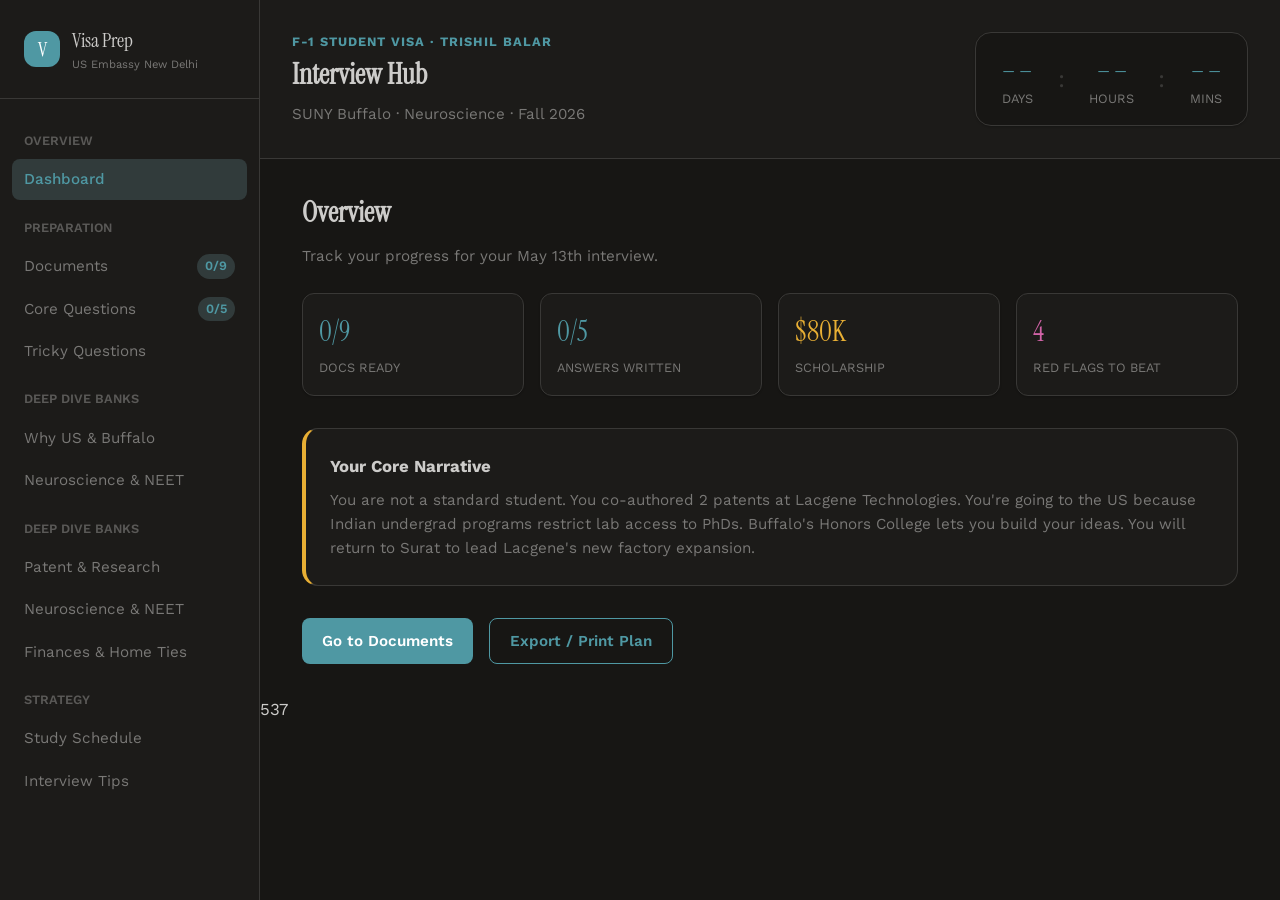
<file: main.html.html>
<!DOCTYPE html>
<html lang="en" data-theme="dark">
<head>
<meta charset="UTF-8">
<meta name="viewport" content="width=device-width, initial-scale=1.0">
<title>Trishil's F-1 Visa Prep (Complete)</title>
<link rel="preconnect" href="https://fonts.googleapis.com">
<link rel="preconnect" href="https://fonts.gstatic.com" crossorigin>
<link href="https://fonts.googleapis.com/css2?family=Instrument+Serif:ital@0;1&family=Work+Sans:wght@300..700&display=swap" rel="stylesheet">
<style>
/* ===== DESIGN TOKENS ===== */
:root, [data-theme="light"] {
  --color-bg: #f7f6f2; --color-surface: #f9f8f5; --color-surface-2: #fbfbf9;
  --color-surface-offset: #f3f0ec; --color-divider: #dcd9d5; --color-border: #d4d1ca;
  --color-text: #28251d; --color-text-muted: #7a7974; --color-text-faint: #bab9b4;
  --color-primary: #01696f; --color-primary-hover: #0c4e54; --color-primary-highlight: #cedcd8;
  --color-success: #437a22; --color-success-highlight: #d4dfcc;
  --color-warning: #964219; --color-error: #a12c7b; --color-gold: #d19900;
  --color-surface-accent: color-mix(in oklch, #01696f 8%, #f9f8f5);
  --radius-sm: 0.375rem; --radius-md: 0.5rem; --radius-lg: 0.75rem; --radius-xl: 1rem; --radius-full: 9999px;
  --transition-interactive: 180ms ease;
  --shadow-sm: 0 1px 2px rgba(0,0,0,0.05); --shadow-md: 0 4px 12px rgba(0,0,0,0.08);
  --space-1: 0.25rem; --space-2: 0.5rem; --space-3: 0.75rem; --space-4: 1rem; --space-6: 1.5rem; --space-8: 2rem; --space-12: 3rem;
  --text-xs: 0.8rem; --text-sm: 0.95rem; --text-base: 1.05rem; --text-lg: 1.25rem; --text-xl: 1.75rem; --text-2xl: 2.5rem;
  --font-display: 'Instrument Serif', serif; --font-body: 'Work Sans', sans-serif;
}
[data-theme="dark"] {
  --color-bg: #171614; --color-surface: #1c1b19; --color-surface-2: #201f1d;
  --color-surface-offset: #1d1c1a; --color-divider: #262523; --color-border: #393836;
  --color-text: #cdccca; --color-text-muted: #797876; --color-text-faint: #5a5957;
  --color-primary: #4f98a3; --color-primary-hover: #227f8b; --color-primary-highlight: #313b3b;
  --color-success: #6daa45; --color-success-highlight: #3a4435;
  --color-warning: #bb653b; --color-error: #d163a7; --color-gold: #e8af34;
  --color-surface-accent: color-mix(in oklch, #4f98a3 8%, #1c1b19);
  --shadow-sm: 0 1px 2px rgba(0,0,0,0.2); --shadow-md: 0 4px 12px rgba(0,0,0,0.3);
}

/* ===== BASE ===== */
*, *::before, *::after { box-sizing: border-box; margin: 0; padding: 0; }
body { font-family: var(--font-body); font-size: var(--text-base); color: var(--color-text); background: var(--color-bg); line-height: 1.6; min-height: 100vh; display: flex; }
button { cursor: pointer; background: none; border: none; font: inherit; color: inherit; }
a { text-decoration: none; color: inherit; }

/* ===== LAYOUT ===== */
.sidebar { width: 260px; background: var(--color-surface); border-right: 1px solid var(--color-border); height: 100vh; position: sticky; top: 0; display: flex; flex-direction: column; z-index: 100; flex-shrink: 0; }
.sidebar-logo { padding: var(--space-6); border-bottom: 1px solid var(--color-border); font-family: var(--font-display); font-size: var(--text-lg); display: flex; align-items: center; gap: var(--space-3); }
.logo-icon { width: 36px; height: 36px; background: var(--color-primary); color: white; border-radius: var(--radius-lg); display: flex; align-items: center; justify-content: center; }
.sidebar-nav { flex: 1; padding: var(--space-4) var(--space-3); overflow-y: auto; }
.nav-label { font-size: var(--text-xs); font-weight: 600; text-transform: uppercase; color: var(--color-text-faint); padding: var(--space-4) var(--space-3) var(--space-2); }
.nav-item { width: 100%; display: flex; align-items: center; gap: var(--space-3); padding: var(--space-2) var(--space-3); border-radius: var(--radius-md); font-size: var(--text-sm); color: var(--color-text-muted); text-align: left; transition: var(--transition-interactive); margin-bottom: 2px; }
.nav-item:hover { background: var(--color-surface-offset); color: var(--color-text); }
.nav-item.active { background: var(--color-primary-highlight); color: var(--color-primary); font-weight: 500; }
.nav-badge { margin-left: auto; font-size: var(--text-xs); background: var(--color-primary-highlight); color: var(--color-primary); padding: 2px 8px; border-radius: var(--radius-full); font-weight: 600; }

.main-content { flex: 1; min-width: 0; display: flex; flex-direction: column; }
.hero { background: var(--color-surface); border-bottom: 1px solid var(--color-border); padding: var(--space-8); display: flex; justify-content: space-between; align-items: center; position: sticky; top: 0; z-index: 50; }
.hero-title { font-family: var(--font-display); font-size: var(--text-xl); margin-bottom: var(--space-1); }
.countdown { background: var(--color-bg); border: 1px solid var(--color-border); border-radius: var(--radius-xl); padding: var(--space-4) var(--space-6); display: flex; gap: var(--space-6); align-items: center; box-shadow: var(--shadow-sm); }
.cd-unit { text-align: center; }
.cd-num { font-family: var(--font-display); font-size: var(--text-2xl); color: var(--color-primary); line-height: 1; }
.cd-label { font-size: var(--text-xs); color: var(--color-text-muted); text-transform: uppercase; }

.page-body { padding: var(--space-8); max-width: 1000px; margin: 0 auto; width: 100%; }
.section-block { display: none; }
.section-block.active { display: block; animation: fadeIn 0.3s ease; }
@keyframes fadeIn { from { opacity: 0; transform: translateY(10px); } to { opacity: 1; transform: translateY(0); } }
.section-title { font-family: var(--font-display); font-size: var(--text-xl); margin-bottom: var(--space-2); }
.section-desc { color: var(--color-text-muted); margin-bottom: var(--space-6); font-size: var(--text-sm); }

/* ===== COMPONENTS ===== */
.grid-4 { display: grid; grid-template-columns: repeat(auto-fit, minmax(150px, 1fr)); gap: var(--space-4); margin-bottom: var(--space-8); }
.tile { background: var(--color-surface); border: 1px solid var(--color-border); border-radius: var(--radius-lg); padding: var(--space-4); box-shadow: var(--shadow-sm); }
.tile-num { font-family: var(--font-display); font-size: var(--text-xl); color: var(--color-primary); }
.tile-label { font-size: var(--text-xs); color: var(--color-text-muted); text-transform: uppercase; margin-top: 4px; }
.card { background: var(--color-surface); border: 1px solid var(--color-border); border-radius: var(--radius-xl); padding: var(--space-6); margin-bottom: var(--space-4); }

.btn { display: inline-flex; align-items: center; gap: 8px; padding: 10px 20px; background: var(--color-primary); color: white; font-weight: 600; border-radius: var(--radius-md); font-size: var(--text-sm); transition: 0.2s; }
.btn:hover { background: var(--color-primary-hover); }
.btn-outline { background: transparent; border: 1px solid var(--color-primary); color: var(--color-primary); }

/* Documents */
.doc-item { background: var(--color-surface); border: 1px solid var(--color-border); border-radius: var(--radius-lg); padding: var(--space-4); margin-bottom: var(--space-3); display: flex; gap: var(--space-4); transition: var(--transition-interactive); }
.doc-item.checked { background: var(--color-success-highlight); border-color: oklch(from var(--color-success) l c h / 0.3); }
.doc-item input[type="checkbox"] { width: 22px; height: 22px; accent-color: var(--color-success); cursor: pointer; margin-top: 2px; }
.doc-label { font-weight: 600; margin-bottom: 4px; display: flex; align-items: center; gap: var(--space-2); }
.doc-item.checked .doc-label { text-decoration: line-through; opacity: 0.7; }
.badge-req { font-size: 0.7rem; background: color-mix(in oklch, var(--color-error) 15%, var(--color-bg)); color: var(--color-error); padding: 2px 8px; border-radius: var(--radius-full); }
.badge-sup { font-size: 0.7rem; background: var(--color-primary-highlight); color: var(--color-primary); padding: 2px 8px; border-radius: var(--radius-full); }

/* Q&A Cards */
.qa-card { background: var(--color-surface); border: 1px solid var(--color-border); border-radius: var(--radius-xl); margin-bottom: var(--space-6); overflow: hidden; }
.qa-header { padding: var(--space-5); display: flex; gap: var(--space-4); cursor: pointer; background: var(--color-surface-2); border-bottom: 1px solid var(--color-border); align-items: center; }
.qa-header:hover { background: var(--color-surface-offset); }
.qa-num { width: 32px; height: 32px; background: var(--color-primary); color: white; border-radius: var(--radius-full); display: flex; align-items: center; justify-content: center; font-size: var(--text-xs); font-weight: bold; flex-shrink: 0; }
.qa-title { font-family: var(--font-display); font-size: var(--text-lg); flex: 1; }
.qa-body { padding: var(--space-6); display: none; flex-direction: column; gap: var(--space-6); }
.qa-card.open .qa-body { display: flex; }
.box-hook { background: color-mix(in oklch, var(--color-gold) 10%, var(--color-bg)); border: 1px solid color-mix(in oklch, var(--color-gold) 30%, transparent); padding: var(--space-4); border-radius: var(--radius-lg); font-style: italic; }
.box-avoid { background: color-mix(in oklch, var(--color-error) 10%, var(--color-bg)); border: 1px solid color-mix(in oklch, var(--color-error) 30%, transparent); padding: var(--space-4); border-radius: var(--radius-lg); }
.qa-grid { display: grid; grid-template-columns: 1fr 1fr; gap: var(--space-4); }
.qa-label { font-size: var(--text-xs); font-weight: bold; text-transform: uppercase; margin-bottom: var(--space-2); color: var(--color-primary); }
ul.tp-list { list-style: none; display: flex; flex-direction: column; gap: var(--space-2); }
ul.tp-list li { display: flex; gap: 8px; font-size: var(--text-sm); color: var(--color-text-muted); }
ul.tp-list li::before { content: '•'; color: var(--color-primary); font-weight: bold; }
.answer-area { width: 100%; min-height: 120px; background: var(--color-bg); border: 1px solid var(--color-border); border-radius: var(--radius-lg); padding: var(--space-4); font-family: var(--font-body); font-size: var(--text-sm); color: var(--color-text); resize: vertical; margin-top: var(--space-2); }
.answer-area:focus { outline: 2px solid var(--color-primary); }
.qa-card.answered .qa-num { background: var(--color-success); }
.qa-card.answered .qa-header { border-left: 4px solid var(--color-success); }

/* Timeline (Schedule) */
.timeline { border-left: 2px solid var(--color-border); margin-left: 12px; padding-left: 24px; display: flex; flex-direction: column; gap: var(--space-6); }
.timeline-item { position: relative; }
.timeline-item::before { content: ''; position: absolute; left: -31px; top: 4px; width: 12px; height: 12px; border-radius: 50%; background: var(--color-primary); border: 2px solid var(--color-bg); }
.timeline-date { font-weight: bold; color: var(--color-primary); font-size: var(--text-sm); margin-bottom: 4px; }
.timeline-content { background: var(--color-surface); border: 1px solid var(--color-border); padding: var(--space-4); border-radius: var(--radius-lg); }

/* MOBILE */
.mobile-toggle { display: none; position: fixed; bottom: 20px; right: 20px; width: 50px; height: 50px; background: var(--color-primary); color: white; border-radius: 50%; z-index: 200; box-shadow: var(--shadow-md); }
@media (max-width: 768px) {
  .sidebar { position: fixed; left: -260px; transition: 0.3s; }
  .sidebar.open { left: 0; box-shadow: var(--shadow-lg); }
  .mobile-toggle { display: block; }
  .hero { flex-direction: column; gap: var(--space-4); align-items: flex-start; padding: var(--space-4); }
  .qa-grid { grid-template-columns: 1fr; }
  .page-body { padding: var(--space-4); }
}

/* PRINT STYLES */
@media print {
  .sidebar, .hero, .mobile-toggle, .btn { display: none !important; }
  .main-content { margin: 0; padding: 0; }
  .section-block { display: block !important; page-break-inside: avoid; margin-bottom: 40px; }
  .qa-card.open .qa-body, .qa-body { display: block !important; }
  .qa-card { border: 1px solid #ccc; break-inside: avoid; }
  body { background: white; color: black; }
  textarea { border: none; font-style: italic; color: #333; }
  * { box-shadow: none !important; }
}
</style>
</head>
<body>

<!-- SIDEBAR -->
<aside class="sidebar" id="sidebar">
  <div class="sidebar-logo">
    <div class="logo-icon">V</div>
    <div>Visa Prep <div style="font-size:0.7rem;font-family:var(--font-body);color:var(--color-text-muted);">US Embassy New Delhi</div></div>
  </div>
  <nav class="sidebar-nav">
    <div class="nav-label">Overview</div>
    <button class="nav-item active" onclick="nav(event, 'dashboard')">Dashboard</button>

    <div class="nav-label">Preparation</div>
    <button class="nav-item" onclick="nav(event, 'documents')">Documents <span class="nav-badge" id="badge-docs">0/9</span></button>
    <button class="nav-item" onclick="nav(event, 'core-qs')">Core Questions <span class="nav-badge" id="badge-qs">0/5</span></button>
    <button class="nav-item" onclick="nav(event, 'tricky-qs')">Tricky Questions</button>
    
    <div class="nav-label">Deep Dive Banks</div>
    <button class="nav-item" onclick="nav(event, 'why-us-qs')">Why US & Buffalo</button>
    <button class="nav-item" onclick="nav(event, 'academic-qs')">Neuroscience & NEET</button>
    
    <div class="nav-label">Deep Dive Banks</div>
    <button class="nav-item" onclick="nav(event, 'research-qs')">Patent & Research</button>
    <button class="nav-item" onclick="nav(event, 'academic-qs')">Neuroscience & NEET</button>
    <button class="nav-item" onclick="nav(event, 'finance-qs')">Finances & Home Ties</button>

    <div class="nav-label">Strategy</div>
    <button class="nav-item" onclick="nav(event, 'schedule')">Study Schedule</button>
    <button class="nav-item" onclick="nav(event, 'tips')">Interview Tips</button>
  </nav>
</aside>

<main class="main-content">
  <!-- HERO -->
  <header class="hero">
    <div>
      <div style="font-size:var(--text-xs);color:var(--color-primary);font-weight:bold;letter-spacing:1px;">F-1 STUDENT VISA · TRISHIL BALAR</div>
      <h1 class="hero-title">Interview Hub</h1>
      <div style="color:var(--color-text-muted);font-size:var(--text-sm);">SUNY Buffalo · Neuroscience · Fall 2026</div>
    </div>
    <div class="countdown">
      <div class="cd-unit"><div class="cd-num" id="cd-days">--</div><div class="cd-label">Days</div></div>
      <div style="font-size:24px;color:var(--color-border);">:</div>
      <div class="cd-unit"><div class="cd-num" id="cd-hours">--</div><div class="cd-label">Hours</div></div>
      <div style="font-size:24px;color:var(--color-border);">:</div>
      <div class="cd-unit"><div class="cd-num" id="cd-mins">--</div><div class="cd-label">Mins</div></div>
    </div>
  </header>

  <div class="page-body">

    <!-- ================= DASHBOARD ================= -->
    <section id="dashboard" class="section-block active">
      <h2 class="section-title">Overview</h2>
      <p class="section-desc">Track your progress for your May 13th interview.</p>

      <div class="grid-4">
        <div class="tile"><div class="tile-num" id="tile-docs">0/9</div><div class="tile-label">Docs Ready</div></div>
        <div class="tile"><div class="tile-num" id="tile-qs">0/5</div><div class="tile-label">Answers Written</div></div>
        <div class="tile"><div class="tile-num" style="color:var(--color-gold);">$80K</div><div class="tile-label">Scholarship</div></div>
        <div class="tile"><div class="tile-num" style="color:var(--color-error);">4</div><div class="tile-label">Red Flags to Beat</div></div>
      </div>

      <div class="card" style="border-left: 4px solid var(--color-gold);">
        <h3 style="font-size:var(--text-base);margin-bottom:8px;">Your Core Narrative</h3>
        <p style="font-size:var(--text-sm);color:var(--color-text-muted);">You are not a standard student. You co-authored 2 patents at Lacgene Technologies. You're going to the US because Indian undergrad programs restrict lab access to PhDs. Buffalo's Honors College lets you build your ideas. You will return to Surat to lead Lacgene's new factory expansion.</p>
      </div>

      <div style="display:flex; gap:16px; margin-top:32px;">
        <button class="btn" onclick="nav(event, 'documents')">Go to Documents</button>
        <button class="btn btn-outline" onclick="window.print()">Export / Print Plan</button>
      </div>
    </section>

    <!-- ================= DOCUMENTS ================= -->
    <section id="documents" class="section-block">
      <h2 class="section-title">Document Checklist</h2>
      <p class="section-desc">Check off documents as you gather them. Data saves automatically.</p>

      <h3 style="font-size:var(--text-sm);color:var(--color-error);text-transform:uppercase;margin:24px 0 12px;">Required (Must Bring)</h3>
      <label class="doc-item" id="doc-wrap-passport"><input type="checkbox" id="chk-passport" onchange="saveDocs()"><div><div class="doc-label">Valid Passport <span class="badge-req">Required</span></div><div style="font-size:var(--text-xs);color:var(--color-text-muted);">Valid for at least 6 months. Bring original + photocopy.</div></div></label>
      <label class="doc-item" id="doc-wrap-ds160"><input type="checkbox" id="chk-ds160" onchange="saveDocs()"><div><div class="doc-label">DS-160 Confirmation <span class="badge-req">Required</span></div><div style="font-size:var(--text-xs);color:var(--color-text-muted);">Barcode page printed. Confirmation number: AA00FFTUV7.</div></div></label>
      <label class="doc-item" id="doc-wrap-appt"><input type="checkbox" id="chk-appt" onchange="saveDocs()"><div><div class="doc-label">Visa Appointment Confirmation <span class="badge-req">Required</span></div><div style="font-size:var(--text-xs);color:var(--color-text-muted);">13-May-2026 at US Embassy New Delhi.</div></div></label>
      <label class="doc-item" id="doc-wrap-i20"><input type="checkbox" id="chk-i20" onchange="saveDocs()"><div><div class="doc-label">Form I-20 (Original) <span class="badge-req">Required</span></div><div style="font-size:var(--text-xs);color:var(--color-text-muted);">Signed by Faith Bennett. SEVIS ID: N0037622672.</div></div></label>
      <label class="doc-item" id="doc-wrap-sevis"><input type="checkbox" id="chk-sevis" onchange="saveDocs()"><div><div class="doc-label">SEVIS I-901 Receipt <span class="badge-req">Required</span></div><div style="font-size:var(--text-xs);color:var(--color-text-muted);">Proof of $350 fee. Receipt: CCC2618371200.</div></div></label>
      <label class="doc-item" id="doc-wrap-photo"><input type="checkbox" id="chk-photo" onchange="saveDocs()"><div><div class="doc-label">Visa Photographs <span class="badge-req">Required</span></div><div style="font-size:var(--text-xs);color:var(--color-text-muted);">2x2 inch, white background, recent (6 months).</div></div></label>

      <h3 style="font-size:var(--text-sm);color:var(--color-primary);text-transform:uppercase;margin:32px 0 12px;">Supporting Documents</h3>
      <label class="doc-item" id="doc-wrap-adm"><input type="checkbox" id="chk-adm" onchange="saveDocs()"><div><div class="doc-label">UB Admission & Scholarship Letter <span class="badge-sup">Supporting</span></div><div style="font-size:var(--text-xs);color:var(--color-text-muted);">Proof of $80,000 Flagship Scholarship.</div></div></label>
      <label class="doc-item" id="doc-wrap-fin"><input type="checkbox" id="chk-fin" onchange="saveDocs()"><div><div class="doc-label">Financial Documents <span class="badge-sup">Supporting</span></div><div style="font-size:var(--text-xs);color:var(--color-text-muted);">Father's ₹85 Lakh HDFC Fixed Deposit statement.</div></div></label>
      <label class="doc-item" id="doc-wrap-acad"><input type="checkbox" id="chk-acad" onchange="saveDocs()"><div><div class="doc-label">Academic Records <span class="badge-sup">Supporting</span></div><div style="font-size:var(--text-xs);color:var(--color-text-muted);">Class 10/12 marksheets, IELTS scorecard.</div></div></label>
    </section>

    <!-- ================= CORE QUESTIONS ================= -->
    <section 1007
     class="section-block">
      <h2 class="section-title">Core Interview Questions</h2>
      <p class="section-desc">Write out your personalized answers. They save instantly.</p>

      <div class="qa-card" id="qa-1">
        <div class="qa-header" onclick="toggleQA('qa-1')"><div class="qa-num">01</div><div class="qa-title">Why are you going to the United States?</div></div>
        <div class="qa-body">
          <div class="box-hook"><div class="qa-label" style="color:var(--color-gold);">Opening Hook (Say this first)</div>"My father's company has two patents I co-authored, but I couldn't build them myself. In India, undergraduate labs are restricted. At SUNY Buffalo, I get hands-on access to translational labs to build my hydrogel hypothesis."</div>
          <div class="qa-grid">
            <div><div class="qa-label">Talking Points</div><ul class="tp-list"><li>Co-authored patents but senior chemists built them.</li><li>Indian undergrad is theoretical; US allows physical execution.</li><li>SUNY Buffalo CTRC lab access.</li></ul></div>
            <div class="box-avoid"><div class="qa-label" style="color:var(--color-error);">Do Not Say</div><ul class="tp-list" style="color:var(--color-error);"><li>"World-class faculty"</li><li>"Global exposure"</li></ul></div>
          </div>
          <div><div class="qa-label">Your Answer</div><textarea class="answer-area" id="ans-q1" placeholder="Write your personalized answer here..." oninput="saveAnswers()"></textarea></div>
        </div>
      </div>

      <div class="qa-card" id="qa-2">
        <div class="qa-header" onclick="toggleQA('qa-2')"><div class="qa-num">02</div><div class="qa-title">Why can't you do this research in India?</div></div>
        <div class="qa-body">
          <div class="box-hook"><div class="qa-label" style="color:var(--color-gold);">Opening Hook</div>"In India, I can't touch a centrifuge or run a viability assay until I'm in a PhD program. That's a 6-year wait, and my father's factory expansion is happening now."</div>
          <div class="qa-grid">
            <div><div class="qa-label">Talking Points</div><ul class="tp-list"><li>Wet-lab execution is restricted to postgrads.</li><li>Your technique (scaffold viability testing) requires grad-level equipment.</li></ul></div>
            <div class="box-avoid"><div class="qa-label" style="color:var(--color-error);">Do Not Say</div><ul class="tp-list" style="color:var(--color-error);"><li>"Indian education is inferior"</li><li>Vague complaints.</li></ul></div>
          </div>
          <div><div class="qa-label">Your Answer</div><textarea class="answer-area" id="ans-q2" placeholder="Write your personalized answer here..." oninput="saveAnswers()"></textarea></div>
        </div>
      </div>

      <div class="qa-card" id="qa-3">
        <div class="qa-header" onclick="toggleQA('qa-3')"><div class="qa-num">03</div><div class="qa-title">Why did you choose SUNY Buffalo?</div></div>
        <div class="qa-body">
          <div class="box-hook"><div class="qa-label" style="color:var(--color-gold);">Opening Hook</div>"Two reasons: their Clinical Research Center lets undergrads run real experiments, and they gave me an $80,000 Flagship Scholarship."</div>
          <div class="qa-grid">
            <div><div class="qa-label">Talking Points</div><ul class="tp-list"><li>Name drop Dr. Weiss and Dr. Szigeti.</li><li>The $80K scholarship proves American validation of merit.</li></ul></div>
            <div class="box-avoid"><div class="qa-label" style="color:var(--color-error);">Do Not Say</div><ul class="tp-list" style="color:var(--color-error);"><li>"High ranking"</li><li>"Cheap tuition"</li></ul></div>
          </div>
          <div><div class="qa-label">Your Answer</div><textarea class="answer-area" id="ans-q3" placeholder="Write your personalized answer here..." oninput="saveAnswers()"></textarea></div>
        </div>
      </div>

      <div class="qa-card" id="qa-4">
        <div class="qa-header" onclick="toggleQA('qa-4')"><div class="qa-num">04</div><div class="qa-title">Who is sponsoring you?</div></div>
        <div class="qa-body">
          <div class="box-hook"><div class="qa-label" style="color:var(--color-gold);">Opening Hook</div>"My father is funding me. He has an HDFC Fixed Deposit of ₹85 Lakh, which covers my first year twice over. Plus, UB awarded me an $80,000 scholarship."</div>
          <div class="qa-grid">
            <div><div class="qa-label">Talking Points</div><ul class="tp-list"><li>Cost: $60,600/year. Scholarship $20K. Gap is $40,600.</li><li>₹85 Lakh FD (~$100K) covers gap easily.</li><li>Funded via Lacgene Tech revenue.</li></ul></div>
            <div class="box-avoid"><div class="qa-label" style="color:var(--color-error);">Do Not Say</div><ul class="tp-list" style="color:var(--color-error);"><li>"My father is rich"</li><li>Confuse total cost with out-of-pocket.</li></ul></div>
          </div>
          <div><div class="qa-label">Your Answer</div><textarea class="answer-area" id="ans-q4" placeholder="Write your personalized answer here..." oninput="saveAnswers()"></textarea></div>
        </div>
      </div>

      <div class="qa-card" id="qa-5">
        <div class="qa-header" onclick="toggleQA('qa-5')"><div class="qa-num">05</div><div class="qa-title">What are your plans after graduation?</div></div>
        <div class="qa-body">
          <div class="box-hook"><div class="qa-label" style="color:var(--color-gold);">Opening Hook</div>"I am returning to Surat. My father's company is building a new nicotine replacement factory based on the patent I co-authored. I am returning to be the Lead Researcher."</div>
          <div class="qa-grid">
            <div><div class="qa-label">Talking Points</div><ul class="tp-list"><li>Specific factory expansion tied to patent.</li><li>Concrete, verifiable proof of home ties.</li></ul></div>
            <div class="box-avoid"><div class="qa-label" style="color:var(--color-error);">Do Not Say</div><ul class="tp-list" style="color:var(--color-error);"><li>"I might do a Masters in US"</li><li>"Work on OPT"</li></ul></div>
          </div>
          <div><div class="qa-label">Your Answer</div><textarea class="answer-area" id="ans-q5" placeholder="Write your personalized answer here..." oninput="saveAnswers()"></textarea></div>
        </div>
      </div>
    </section>

    <!-- ================= TRICKY QUESTIONS ================= -->
    <section id="tricky-qs" class="section-block">
      <h2 class="section-title">Tricky / Curveball Questions</h2>
      <p class="section-desc">Handle the pressure tests.</p>

      <div class="qa-card" id="qa-6">
        <div class="qa-header" onclick="toggleQA('qa-6')"><div class="qa-num">06</div><div class="qa-title">You're 17. How did you co-author patents?</div></div>
        <div class="qa-body">
          <p style="font-size:var(--text-sm);color:var(--color-text-muted);"><strong>Strategy:</strong> Be brutally honest. Say: "I conceptualized the AI systems-thinking to connect the dots, but my dad's senior chemists did the wet-lab work. That's exactly why I need to go to the US—to learn how to build my own ideas."</p>
          <textarea class="answer-area" id="ans-q6" placeholder="Your answer..." oninput="saveAnswers()"></textarea>
        </div>
      </div>

      <div class="qa-card" id="qa-7">
        <div class="qa-header" onclick="toggleQA('qa-7')"><div class="qa-num">07</div><div class="qa-title">What if I reject your visa today?</div></div>
        <div class="qa-body">
          <p style="font-size:var(--text-sm);color:var(--color-text-muted);"><strong>Strategy:</strong> Stay calm. Smile. Say: "I would ask for your feedback, fix it, and apply again. The lab skills I need to lead my father's factory expansion are only available at the undergrad level in the US. It's critical for my future."</p>
          <textarea class="answer-area" id="ans-q7" placeholder="Your answer..." oninput="saveAnswers()"></textarea>
        </div>
      </div>
    </section>

        <!-- ================= RESEARCH & PATENTS ================= -->
    <section id="research-qs" class="section-block">
      <h2 class="section-title">Patent & Research Deep Dive</h2>
      <p class="section-desc">Defend your authenticity. Do not pretend to be a senior chemist.</p>

      <div class="qa-card" id="qa-8">
        <div class="qa-header" onclick="toggleQA('qa-8')"><div class="qa-num">08</div><div class="qa-title">How is it scientifically possible that you co-authored two complex patents at 17?</div></div>
        <div class="qa-body">
          <p style="font-size:var(--text-sm);color:var(--color-text-muted);"><strong>Strategy:</strong> Admit you didn't do the wet-lab chemistry. You used AI and systems-thinking to connect the conceptual dots (e.g., continuous low-dose delivery vs carcinogenic spikes), but Lacgene's senior chemists built the actual prototypes.</p>
          <textarea class="answer-area" id="ans-q8" placeholder="Your answer..." oninput="saveAnswers()"></textarea>
        </div>
      </div>

      <div class="qa-card" id="qa-9">
        <div class="qa-header" onclick="toggleQA('qa-9')"><div class="qa-num">09</div><div class="qa-title">Explain your rapid heart attack kit and the h-FABP biomarker.</div></div>
        <div class="qa-body">
          <p style="font-size:var(--text-sm);color:var(--color-text-muted);"><strong>Strategy:</strong> Keep it simple. Explain why h-FABP is faster than standard troponin tests for rural clinics where heavy infrastructure isn't available.</p>
          <textarea class="answer-area" id="ans-q9" placeholder="Your answer..." oninput="saveAnswers()"></textarea>
        </div>
      </div>

      <div class="qa-card" id="qa-10">
        <div class="qa-header" onclick="toggleQA('qa-10')"><div class="qa-num">10</div><div class="qa-title">What is a viscoelastic hydrogel and why preserve stem cells at room temp?</div></div>
        <div class="qa-body">
          <p style="font-size:var(--text-sm);color:var(--color-text-muted);"><strong>Strategy:</strong> Explain viscoelasticity in one plain-English sentence (like the gelatin metaphor from your essay). Explain that liquid nitrogen freezing is logistically impossible for rural clinics.</p>
          <textarea class="answer-area" id="ans-q10" placeholder="Your answer..." oninput="saveAnswers()"></textarea>
        </div>
      </div>
    </section>

    <!-- ================= NEUROSCIENCE & NEET ================= -->
    <section id="academic-qs" class="section-block">
      <h2 class="section-title">Neuroscience & Academics</h2>
      <p class="section-desc">Prove you know your major and explain your pivot from Indian medical prep.</p>

      <div class="qa-card" id="qa-11">
        <div class="qa-header" onclick="toggleQA('qa-11')"><div class="qa-num">11</div><div class="qa-title">What is the difference between the CNS and PNS?</div></div>
        <div class="qa-body">
          <p style="font-size:var(--text-sm);color:var(--color-text-muted);"><strong>Strategy:</strong> Give a crisp, 2-sentence textbook answer. CNS = Brain and Spinal Cord (processing center). PNS = All other nerves (the relay system sending messages to the body).</p>
          <textarea class="answer-area" id="ans-q11" placeholder="Your answer..." oninput="saveAnswers()"></textarea>
        </div>
      </div>

      <div class="qa-card" id="qa-12">
        <div class="qa-header" onclick="toggleQA('qa-12')"><div class="qa-num">12</div><div class="qa-title">Your application mentions NEET prep. Why pivot to US Neuroscience?</div></div>
        <div class="qa-body">
          <p style="font-size:var(--text-sm);color:var(--color-text-muted);"><strong>Strategy:</strong> <i>(High Risk)</i> Do NOT say NEET was too hard. Explain that NEET prepares you to be a clinical doctor (treating patients), but your patent work made you realize you want to be a translational researcher (inventing the treatments). India doesn't offer undergrad wet-lab research degrees.</p>
          <textarea class="answer-area" id="ans-q12" placeholder="Your answer..." oninput="saveAnswers()"></textarea>
        </div>
      </div>
    </section>

    <!-- ================= FINANCES & HOME TIES ================= -->
    <section id="finance-qs" class="section-block">
      <h2 class="section-title">Finances & Home Ties</h2>
      <p class="section-desc">Secure the VO's trust in your funding and your intent to return.</p>

      <div class="qa-card" id="qa-13">
        <div class="qa-header" onclick="toggleQA('qa-13')"><div class="qa-num">13</div><div class="qa-title">What is the exact annual revenue (turnover) of Lacgene Technologies?</div></div>
        <div class="qa-body">
          <p style="font-size:var(--text-sm);color:var(--color-text-muted);"><strong>Strategy:</strong> Have a specific number ready. Never say "they make a lot of money."</p>
          <textarea class="answer-area" id="ans-q13" placeholder="Your answer..." oninput="saveAnswers()"></textarea>
        </div>
      </div>

      <div class="qa-card" id="qa-14">
        <div class="qa-header" onclick="toggleQA('qa-14')"><div class="qa-num">14</div><div class="qa-title">If your father is expanding a factory, won't paying your tuition hurt his business?</div></div>
        <div class="qa-body">
          <p style="font-size:var(--text-sm);color:var(--color-text-muted);"><strong>Strategy:</strong> Point back to the ₹85 Lakh Fixed Deposit. Explain that the FD is specifically reserved for your education and is separate from his operating business capital.</p>
          <textarea class="answer-area" id="ans-q14" placeholder="Your answer..." oninput="saveAnswers()"></textarea>
        </div>
      </div>
    </section>

        <!-- ================= WHY US & BUFFALO ================= -->
    <section id="why-us-qs" class="section-block">
      <h2 class="section-title">Why US & Buffalo Scrutiny</h2>
      <p class="section-desc">Prove your academic intent is real and financially logical.</p>

      <div class="qa-card" id="qa-15">
        <div class="qa-header" onclick="toggleQA('qa-15')"><div class="qa-num">15</div><div class="qa-title">What can US universities offer that India cannot?</div></div>
        <div class="qa-body">
          <p style="font-size:var(--text-sm);color:var(--color-text-muted);"><strong>Strategy:</strong> Contrast theory vs. execution. Say: "In India, I cannot physically touch a centrifuge or run a viability assay until my PhD. The US allows 18-year-olds to execute wet-lab research."</p>
          <textarea class="answer-area" id="ans-q15" placeholder="Your answer..." oninput="saveAnswers()"></textarea>
        </div>
      </div>

      <div class="qa-card" id="qa-16">
        <div class="qa-header" onclick="toggleQA('qa-16')"><div class="qa-num">16</div><div class="qa-title">Why Buffalo and not a higher-ranked Ivy League or IIT?</div></div>
        <div class="qa-body">
          <p style="font-size:var(--text-sm);color:var(--color-text-muted);"><strong>Strategy:</strong> Combine lab access and money. Say: "Buffalo's Honors College guarantees undergrads access to the Clinical Translational Research Center. Plus, they awarded me an $80,000 scholarship, making it a very smart business decision for my family."</p>
          <textarea class="answer-area" id="ans-q16" placeholder="Your answer..." oninput="saveAnswers()"></textarea>
        </div>
      </div>

      <div class="qa-card" id="qa-17">
        <div class="qa-header" onclick="toggleQA('qa-17')"><div class="qa-num">17</div><div class="qa-title">Did you just choose Buffalo because of the $80,000 scholarship?</div></div>
        <div class="qa-body">
          <p style="font-size:var(--text-sm);color:var(--color-text-muted);"><strong>Strategy:</strong> Pivot to merit. Say: "The money is proof that an American institution validated my patents and merit. But the primary driver is the lab access to work with Dr. Weiss and Dr. Szigeti."</p>
          <textarea class="answer-area" id="ans-q17" placeholder="Your answer..." oninput="saveAnswers()"></textarea>
        </div>
      </div>

      <div class="qa-card" id="qa-18">
        <div class="qa-header" onclick="toggleQA('qa-18')"><div class="qa-num">18</div><div class="qa-title">Buffalo gets massive snowstorms. How will you survive?</div></div>
        <div class="qa-body">
          <p style="font-size:var(--text-sm);color:var(--color-text-muted);"><strong>Strategy:</strong> Don't pretend you love snow. Say: "I know it's a huge shock coming from Gujarat. But I am going for the translational lab, not the weather. I'll buy the right gear and adapt."</p>
          <textarea class="answer-area" id="ans-q18" placeholder="Your answer..." oninput="saveAnswers()"></textarea>
        </div>
      </div>
    </section>

    <!-- ================= NEUROSCIENCE & NEET ================= -->
    <section id="academic-qs" class="section-block">
      <h2 class="section-title">Neuroscience & NEET</h2>
      <p class="section-desc">Show you understand your major and have a logical academic path.</p>

      <div class="qa-card" id="qa-19">
        <div class="qa-header" onclick="toggleQA('qa-19')"><div class="qa-num">19</div><div class="qa-title">You transferred schools for NEET prep. Why abandon Indian medical school?</div></div>
        <div class="qa-body">
          <p style="font-size:var(--text-sm);color:var(--color-text-muted);"><strong>Strategy:</strong> This is a major trap! Do not say NEET was too hard. Say: "NEET prepares you to be a clinical doctor who prescribes medicine. My patent work made me realize I want to be the translational researcher who invents the medicine. India doesn't offer undergrad wet-lab degrees for that."</p>
          <textarea class="answer-area" id="ans-q19" placeholder="Your answer..." oninput="saveAnswers()"></textarea>
        </div>
      </div>

      <div class="qa-card" id="qa-20">
        <div class="qa-header" onclick="toggleQA('qa-20')"><div class="qa-num">20</div><div class="qa-title">What is Neuroplasticity?</div></div>
        <div class="qa-body">
          <p style="font-size:var(--text-sm);color:var(--color-text-muted);"><strong>Strategy:</strong> Tie it to your essay. Say: "It's the brain's ability to rewire itself. I saw it firsthand when my illiterate grandfather learned to use a smartphone through pattern recognition instead of reading letters."</p>
          <textarea class="answer-area" id="ans-q20" placeholder="Your answer..." oninput="saveAnswers()"></textarea>
        </div>
      </div>

      <div class="qa-card" id="qa-21">
        <div class="qa-header" onclick="toggleQA('qa-21')"><div class="qa-num">21</div><div class="qa-title">What is the difference between the CNS and PNS?</div></div>
        <div class="qa-body">
          <p style="font-size:var(--text-sm);color:var(--color-text-muted);"><strong>Strategy:</strong> Keep it clean and textbook. "The CNS is the brain and spinal cord—the processing center. The PNS is the network of nerves—the cables that send the signals to the body."</p>
          <textarea class="answer-area" id="ans-q21" placeholder="Your answer..." oninput="saveAnswers()"></textarea>
        </div>
      </div>

      <div class="qa-card" id="qa-22">
        <div class="qa-header" onclick="toggleQA('qa-22')"><div class="qa-num">22</div><div class="qa-title">What are neural stem cells and why do they matter to your research?</div></div>
        <div class="qa-body">
          <p style="font-size:var(--text-sm);color:var(--color-text-muted);"><strong>Strategy:</strong> "They can replace dead tissue in diseases like Alzheimer's. But currently, they require liquid nitrogen to survive. My hydrogel hypothesis aims to preserve them at room temperature so rural clinics can use them."</p>
          <textarea class="answer-area" id="ans-q22" placeholder="Your answer..." oninput="saveAnswers()"></textarea>
        </div>
      </div>
    </section>

    <!-- ================= STUDY SCHEDULE ================= -->
    <section id="schedule" class="section-block">
      <h2 class="section-title">Study Schedule (May 1 - 13)</h2>
      <p class="section-desc">A structured 12-day countdown plan to get you ready.</p>

      <div class="timeline">
        <div class="timeline-item">
          <div class="timeline-date">May 1 - 3: Script Writing</div>
          <div class="timeline-content">
            Use the <strong>Core Questions</strong> tab. Write down all 5 answers. Focus on making them sound like you speaking normally, not a textbook. Don't worry about memorizing yet, just finalize the words.
          </div>
        </div>
        <div class="timeline-item">
          <div class="timeline-date">May 4 - 6: Hook Memorization</div>
          <div class="timeline-content">
            Memorize <strong>ONLY the Hooks</strong>. The first 5 to 8 seconds of your answer is when the Visa Officer decides your fate. Practice saying the hooks out loud in front of a mirror until you don't stumble.
          </div>
        </div>
        <div class="timeline-item">
          <div class="timeline-date">May 7 - 9: Document & Finance Drill</div>
          <div class="timeline-content">
            Organize your clear folder. Put Required Docs on the left, Supporting on the right. 
            <br><br><strong>Financial Drill:</strong> Practice saying your 3 numbers instantly: <em>"₹85 Lakh FD, $80K Scholarship, $40,600 out of pocket."</em>
          </div>
        </div>
        <div class="timeline-item">
          <div class="timeline-date">May 10 - 11: Mock Interviews</div>
          <div class="timeline-content">
            Have your parents or a friend ask you the 5 core questions out of order. Practice being interrupted. If they interrupt you, stop talking immediately, smile, and answer the new question.
          </div>
        </div>
        <div class="timeline-item">
          <div class="timeline-date">May 12: Rest & Pack</div>
          <div class="timeline-content">
            Stop practicing by 5 PM. Review your document folder one last time. Lay out your formal clothes. Sleep early.
          </div>
        </div>
      </div>
    </section>



    <!-- ================= INTERVIEW TIPS ================= -->
    <section id="tips" class="section-block">
      <h2 class="section-title">Visa Officer Psychology & Tips</h2>
      <p class="section-desc">How to behave in front of the window.</p>

      <div class="grid-4" style="grid-template-columns: 1fr 1fr;">
        <div class="card">
          <h3 style="font-size:var(--text-base); color:var(--color-primary); margin-bottom:8px;">The 10-Second Rule</h3>
          <p style="font-size:var(--text-sm); color:var(--color-text-muted);">The VO (Visa Officer) does 100+ interviews a day. They are exhausted. They make up their mind in the first 10 seconds. Never start an answer with background fluff. Give the punchline immediately (The Hook), then explain.</p>
        </div>
        <div class="card">
          <h3 style="font-size:var(--text-base); color:var(--color-error); margin-bottom:8px;">Handling Interruptions</h3>
          <p style="font-size:var(--text-sm); color:var(--color-text-muted);">Officers WILL interrupt you mid-sentence. This is a stress test. If they interrupt, stop talking immediately. Do not try to finish your sentence. Listen to the new question and pivot seamlessly.</p>
        </div>
        <div class="card">
          <h3 style="font-size:var(--text-base); color:var(--color-gold); margin-bottom:8px;">Document Discipline</h3>
          <p style="font-size:var(--text-sm); color:var(--color-text-muted);">Never shove documents through the window unprompted. Wait for them to ask. Say: <em>"My father is funding me with an 85 Lakh FD. I have the bank statement here if you'd like to see it."</em> Let them invite it.</p>
        </div>
        <div class="card">
          <h3 style="font-size:var(--text-base); color:var(--color-success); margin-bottom:8px;">Body Language</h3>
          <p style="font-size:var(--text-sm); color:var(--color-text-muted);">Stand straight. Keep your hands visible on the counter, not in your pockets. Look the officer in the eye, not at the keyboard or your documents. You are a scientist discussing your future, act like one.</p>
        </div>
      </div>
    </section>

  </div>
537



            <!-- ================= ALL INTERVIEW CATEGORIES ================= -->
            
            <!-- PERSONAL BACKGROUND -->
            <section id="personal-qs" class="section-block">
                <h2 class="section-title">Personal Background Questions</h2>
                <p class="section-desc">Questions about your personal life, family, and background.</p>
                
                <div class="qa-card" id="qa-201"><div class="qa-header" onclick="toggleQA('qa-201')"><div class="qa-num">201</div><div class="qa-title">Tell me about yourself</div></div>
                    <div class="qa-body">
                        <p class="strategy"><strong>Strategy:</strong> Start with "Currently completing Class 12 CBSE at [School Name] in Surat", mention neuroscience patents, then segue to Buffalo acceptance. Keep under 90 seconds.</p>
                        <textarea class="answer-area" id="ans-qa-201" placeholder="Write your personalized answer here..."></textarea>
                    </div>
                </div>
                
                <div class="qa-card" id="qa-202"><div class="qa-header" onclick="toggleQA('qa-202')"><div class="qa-num">202</div><div class="qa-title">What do your parents do?</div></div>
                    <div class="qa-body">
                        <p class="strategy"><strong>Strategy:</strong> "My father runs Lacgene Technologies in Surat - a pharmaceutical ingredients company with 2 patents I co-authored. My mother manages our home."</p>
                        <textarea class="answer-area" id="ans-qa-202" placeholder="Write your personalized answer here..."></textarea>
                    </div>
                </div>
                
                <div class="qa-card" id="qa-203"><div class="qa-header" onclick="toggleQA('qa-203')"><div class="qa-num">203</div><div class="qa-title">Do you have siblings?</div></div>
                    <div class="qa-body">
                        <p class="strategy"><strong>Strategy:</strong> Keep brief. If yes, mention their education/work. If no, say "I'm an only child focused on my studies."</p>
                        <textarea class="answer-area" id="ans-qa-203" placeholder="Write your personalized answer here..."></textarea>
                    </div>
                </div>
                
                <div class="qa-card" id="qa-204"><div class="qa-header" onclick="toggleQA('qa-204')"><div class="qa-num">204</div><div class="qa-title">Why Surat? Tell me about your hometown</div></div>
                    <div class="qa-body">
                        <p class="strategy"><strong>Strategy:</strong> "Surat is Gujarat's diamond and textile hub. Growing up here showed me entrepreneurship, but I need specialized neuroscience training abroad."</p>
                        <textarea class="answer-area" id="ans-qa-204" placeholder="Write your personalized answer here..."></textarea>
                    </div>
                </div>
                
                <div class="qa-card" id="qa-205"><div class="qa-header" onclick="toggleQA('qa-205')"><div class="qa-num">205</div><div class="qa-title">What are your hobbies?</div></div>
                    <div class="qa-body">
                        <p class="strategy"><strong>Strategy:</strong> Mention 2-3 genuine hobbies that show discipline: "I enjoy [hobby 1], [hobby 2], and reading neuroscience research papers."</p>
                        <textarea class="answer-area" id="ans-qa-205" placeholder="Write your personalized answer here..."></textarea>
                    </div>
                </div>
            </section>
            
                        <!-- ACADEMIC JOURNEY -->
            <section id="academic-journey-qs" class="section-block">
                <h2 class="section-title">Academic Journey Questions</h2>
                <p class="section-desc">Questions about your educational background and achievements.</p>
                
                <div class="qa-card" id="qa-206"><div class="qa-header" onclick="toggleQA('qa-206')"><div class="qa-num">206</div><div class="qa-title">What is your current academic status?</div></div>
                    <div class="qa-body">
                        <p class="strategy"><strong>Strategy:</strong> "Completing Class 12 CBSE in April 2026 with 91.7% in Class 10. Strong in PCM+Biology for neuroscience foundation."</p>
                        <textarea class="answer-area" id="ans-qa-206" placeholder="Write your personalized answer here..."></textarea>
                    </div>
                </div>
                
                <div class="qa-card" id="qa-207"><div class="qa-header" onclick="toggleQA('qa-207')"><div class="qa-num">207</div><div class="qa-title">Why did you choose science stream?</div></div>
                    <div class="qa-body">
                        <p class="strategy"><strong>Strategy:</strong> "Fascinated by how the brain works since childhood. Science stream gave me biology, chemistry, physics foundation for neuroscience."</p>
                        <textarea class="answer-area" id="ans-qa-207" placeholder="Write your personalized answer here..."></textarea>
                    </div>
                </div>
                
                <div class="qa-card" id="qa-208"><div class="qa-header" onclick="toggleQA('qa-208')"><div class="qa-num">208</div><div class="qa-title">What is your IELTS/TOEFL score?</div></div>
                    <div class="qa-body">
                        <p class="strategy"><strong>Strategy:</strong> "I scored 7.5 overall in IELTS - demonstrates English proficiency for US academics."</p>
                        <textarea class="answer-area" id="ans-qa-208" placeholder="Write your personalized answer here..."></textarea>
                    </div>
                </div>
                
                <div class="qa-card" id="qa-209"><div class="qa-header" onclick="toggleQA('qa-209')"><div class="qa-num">209</div><div class="qa-title">What is your SAT/ACT score?</div></div>
                    <div class="qa-body">
                        <p class="strategy"><strong>Strategy:</strong> State your actual score and percentile. If not taken: "Buffalo's Honors College admitted me based on my strong academics and research portfolio."</p>
                        <textarea class="answer-area" id="ans-qa-209" placeholder="Write your personalized answer here..."></textarea>
                    </div>
                </div>
                
                <div class="qa-card" id="qa-210"><div class="qa-header" onclick="toggleQA('qa-210')"><div class="qa-num">210</div><div class="qa-title">Why didn't you appear for NEET?</div></div>
                    <div class="qa-body">
                        <p class="strategy"><strong>Strategy:</strong> "NEET leads to MBBS - clinical medicine. I want neuroscience research, not medical practice. Different career paths."</p>
                        <textarea class="answer-area" id="ans-qa-210" placeholder="Write your personalized answer here..."></textarea>
                    </div>
                </div>
                
                <div class="qa-card" id="qa-211"><div class="qa-header" onclick="toggleQA('qa-211')"><div class="qa-num">211</div><div class="qa-title">What are your strongest subjects?</div></div>
                    <div class="qa-body">
                        <p class="strategy"><strong>Strategy:</strong> "Biology and Chemistry - directly relevant to neuroscience. Also strong in Math for computational neuroscience models."</p>
                        <textarea class="answer-area" id="ans-qa-211" placeholder="Write your personalized answer here..."></textarea>
                    </div>
                </div>
                
                <div class="qa-card" id="qa-212"><div class="qa-header" onclick="toggleQA('qa-212')"><div class="qa-num">212</div><div class="qa-title">Have you won any academic awards?</div></div>
                    <div class="qa-body">
                        <p class="strategy"><strong>Strategy:</strong> List any academic achievements, olympiads, science fairs. If none: "My biggest achievement is co-authoring 2 neuroscience patents."</p>
                        <textarea class="answer-area" id="ans-qa-212" placeholder="Write your personalized answer here..."></textarea>
                    </div>
                </div>
            </section>
            
            <!-- UNIVERSITY SELECTION -->
            <section id="university-selection-qs" class="section-block">
                <h2 class="section-title">University Selection Questions</h2>
                <p class="section-desc">Questions about why you chose this specific university and program.</p>
                
                <div class="qa-card" id="qa-213"><div class="qa-header" onclick="toggleQA('qa-213')"><div class="qa-num">213</div><div class="qa-title">How many universities did you apply to?</div></div>
                    <div class="qa-body">
                        <p class="strategy"><strong>Strategy:</strong> Be honest. "I applied to 5-6 universities: Buffalo, Rutgers, Purdue, Pittsburgh. Buffalo gave best neuroscience+scholarship combination."</p>
                        <textarea class="answer-area" id="ans-qa-213" placeholder="Write your personalized answer here..."></textarea>
                    </div>
                </div>
                
                <div class="qa-card" id="qa-214"><div class="qa-header" onclick="toggleQA('qa-214')"><div class="qa-num">214</div><div class="qa-title">Which other universities accepted you?</div></div>
                    <div class="qa-body">
                        <p class="strategy"><strong>Strategy:</strong> Be truthful. If only Buffalo: "Buffalo was my top choice and I'm thrilled they accepted me with scholarship."</p>
                        <textarea class="answer-area" id="ans-qa-214" placeholder="Write your personalized answer here..."></textarea>
                    </div>
                </div>
                
                <div class="qa-card" id="qa-215"><div class="qa-header" onclick="toggleQA('qa-215')"><div class="qa-num">215</div><div class="qa-title">Why not MIT, Harvard, or Stanford?</div></div>
                    <div class="qa-body">
                        <p class="strategy"><strong>Strategy:</strong> "Buffalo's Honors College gives me small class sizes, direct faculty mentorship, and specialized neuroscience track - better for undergrad than huge research universities."</p>
                        <textarea class="answer-area" id="ans-qa-215" placeholder="Write your personalized answer here..."></textarea>
                    </div>
                </div>
                
                <div class="qa-card" id="qa-216"><div class="qa-header" onclick="toggleQA('qa-216')"><div class="qa-num">216</div><div class="qa-title">What do you know about Buffalo city?</div></div>
                    <div class="qa-body">
                        <p class="strategy"><strong>Strategy:</strong> "Second largest city in New York, near Niagara Falls, affordable living, diverse community, cold winters I'm prepared for."</p>
                        <textarea class="answer-area" id="ans-qa-216" placeholder="Write your personalized answer here..."></textarea>
                    </div>
                </div>
                
                <div class="qa-card" id="qa-217"><div class="qa-header" onclick="toggleQA('qa-217')"><div class="qa-num">217</div><div class="qa-title">Have you contacted any professors at Buffalo?</div></div>
                    <div class="qa-body">
                        <p class="strategy"><strong>Strategy:</strong> If yes, name them. If no: "I've researched faculty like Dr. [Name] in the neuroscience department and plan to reach out after enrollment."</p>
                        <textarea class="answer-area" id="ans-qa-217" placeholder="Write your personalized answer here..."></textarea>
                    </div>
                </div>
                
                <div class="qa-card" id="qa-218"><div class="qa-header" onclick="toggleQA('qa-218')"><div class="qa-num">218</div><div class="qa-title">What specific courses at Buffalo interest you?</div></div>
                    <div class="qa-body">
                        <p class="strategy"><strong>Strategy:</strong> Research and name 3-4 actual courses: "Computational Neuroscience, Behavioral Neuroscience, Neural Systems - align perfectly with my patent work."</p>
                        <textarea class="answer-area" id="ans-qa-218" placeholder="Write your personalized answer here..."></textarea>
                    </div>
                </div>
                
                <div class="qa-card" id="qa-219"><div class="qa-header" onclick="toggleQA('qa-219')"><div class="qa-num">219</div><div class="qa-title">Why a 4-year degree when Indian engineering is 4 years too?</div></div>
                    <div class="qa-body">
                        <p class="strategy"><strong>Strategy:</strong> "US undergrad offers liberal arts flexibility, research opportunities from year 1, and direct PhD pathway - Indian system is more rigid."</p>
                        <textarea class="answer-area" id="ans-qa-219" placeholder="Write your personalized answer here..."></textarea>
                    </div>
                </div>
            </section>
            
                        <!-- FINANCIAL PLANNING -->
            <section id="financial-planning-qs" class="section-block">
                <h2 class="section-title">Financial Planning Questions</h2>
                <p class="section-desc">Questions about funding your education and financial arrangements.</p>
                
                <div class="qa-card" id="qa-220"><div class="qa-header" onclick="toggleQA('qa-220')"><div class="qa-num">220</div><div class="qa-title">How much will your education cost?</div></div>
                    <div class="qa-body">
                        <p class="strategy"><strong>Strategy:</strong> "Total cost is approximately $30K/year. With my $80K scholarship, I'm paying ~$10K/year - affordable for my family."</p>
                        <textarea class="answer-area" id="ans-qa-220" placeholder="Write your personalized answer here..."></textarea>
                    </div>
                </div>
                
                <div class="qa-card" id="qa-221"><div class="qa-header" onclick="toggleQA('qa-221')"><div class="qa-num">221</div><div class="qa-title">Who is paying for your education?</div></div>
                    <div class="qa-body">
                        <p class="strategy"><strong>Strategy:</strong> "My father is funding my education from his business income. He's been saving specifically for my US education."</p>
                        <textarea class="answer-area" id="ans-qa-221" placeholder="Write your personalized answer here..."></textarea>
                    </div>
                </div>
                
                <div class="qa-card" id="qa-222"><div class="qa-header" onclick="toggleQA('qa-222')"><div class="qa-num">222</div><div class="qa-title">What is your father's annual income?</div></div>
                    <div class="qa-body">
                        <p class="strategy"><strong>Strategy:</strong> State the amount on your I-20 sponsor documents. Be consistent with bank statements."</p>
                        <textarea class="answer-area" id="ans-qa-222" placeholder="Write your personalized answer here..."></textarea>
                    </div>
                </div>
                
                <div class="qa-card" id="qa-223"><div class="qa-header" onclick="toggleQA('qa-223')"><div class="qa-num">223</div><div class="qa-title">Do you have any education loan?</div></div>
                    <div class="qa-body">
                        <p class="strategy"><strong>Strategy:</strong> If yes: state bank and amount. If no: "No, my family is funding from savings and business income."</p>
                        <textarea class="answer-area" id="ans-qa-223" placeholder="Write your personalized answer here..."></textarea>
                    </div>
                </div>
                
                <div class="qa-card" id="qa-224"><div class="qa-header" onclick="toggleQA('qa-224')"><div class="qa-num">224</div><div class="qa-title">What is the source of your funds?</div></div>
                    <div class="qa-body">
                        <p class="strategy"><strong>Strategy:</strong> "Business profits from Lacgene Technologies, saved over the past years specifically for my education."</p>
                        <textarea class="answer-area" id="ans-qa-224" placeholder="Write your personalized answer here..."></textarea>
                    </div>
                </div>
                
                <div class="qa-card" id="qa-225"><div class="qa-header" onclick="toggleQA('qa-225')"><div class="qa-num">225</div><div class="qa-title">How will you manage living expenses?</div></div>
                    <div class="qa-body">
                        <p class="strategy"><strong>Strategy:</strong> "Buffalo is affordable - on-campus housing ~$15K/year, food included. My scholarship covers most tuition, leaving enough for living costs."</p>
                        <textarea class="answer-area" id="ans-qa-225" placeholder="Write your personalized answer here..."></textarea>
                    </div>
                </div>
            </section>
            
            <!-- FUTURE PLANS -->
            <section id="future-plans-qs" class="section-block">
                <h2 class="section-title">Future Plans Questions</h2>
                <p class="section-desc">Questions about your career goals and post-graduation plans.</p>
                
                <div class="qa-card" id="qa-226"><div class="qa-header" onclick="toggleQA('qa-226')"><div class="qa-num">226</div><div class="qa-title">What will you do after graduation?</div></div>
                    <div class="qa-body">
                        <p class="strategy"><strong>Strategy:</strong> "PhD in neuroscience, then return to India to lead research at Lacgene's new neuroscience division."</p>
                        <textarea class="answer-area" id="ans-qa-226" placeholder="Write your personalized answer here..."></textarea>
                    </div>
                </div>
                
                <div class="qa-card" id="qa-227"><div class="qa-header" onclick="toggleQA('qa-227')"><div class="qa-num">227</div><div class="qa-title">Why will you return to India?</div></div>
                    <div class="qa-body">
                        <p class="strategy"><strong>Strategy:</strong> "My family business is expanding into neuroscience products. I'll bring US expertise to lead this division in Surat."</p>
                        <textarea class="answer-area" id="ans-qa-227" placeholder="Write your personalized answer here..."></textarea>
                    </div>
                </div>
                
                <div class="qa-card" id="qa-228"><div class="qa-header" onclick="toggleQA('qa-228')"><div class="qa-num">228</div><div class="qa-title">Do you plan to work in the US?</div></div>
                    <div class="qa-body">
                        <p class="strategy"><strong>Strategy:</strong> "Only during OPT for practical experience - 1-2 years max. Then returning to join family business in India."</p>
                        <textarea class="answer-area" id="ans-qa-228" placeholder="Write your personalized answer here..."></textarea>
                    </div>
                </div>
                
                <div class="qa-card" id="qa-229"><div class="qa-header" onclick="toggleQA('qa-229')"><div class="qa-num">229</div><div class="qa-title">What if you get a job offer in the US?</div></div>
                    <div class="qa-body">
                        <p class="strategy"><strong>Strategy:</strong> "I appreciate opportunities but my goal is to contribute to India's neuroscience sector. My family business needs me."</p>
                        <textarea class="answer-area" id="ans-qa-229" placeholder="Write your personalized answer here..."></textarea>
                    </div>
                </div>
                
                <div class="qa-card" id="qa-230"><div class="qa-header" onclick="toggleQA('qa-230')"><div class="qa-num">230</div><div class="qa-title">Do you have any relatives in the US?</div></div>
                    <div class="qa-body">
                        <p class="strategy"><strong>Strategy:</strong> Be truthful. If yes: briefly mention. If no: "No relatives - I'll be fully independent at Buffalo."</p>
                        <textarea class="answer-area" id="ans-qa-230" placeholder="Write your personalized answer here..."></textarea>
                    </div>
                </div>
            </section>
            
            <!-- FAMILY TIES -->
            <section id="family-ties-qs" class="section-block">
                <h2 class="section-title">Family & Home Ties Questions</h2>
                <p class="section-desc">Questions demonstrating your ties to India and intent to return.</p>
                
                <div class="qa-card" id="qa-231"><div class="qa-header" onclick="toggleQA('qa-231')"><div class="qa-num">231</div><div class="qa-title">What does your father's company do?</div></div>
                    <div class="qa-body">
                        <p class="strategy"><strong>Strategy:</strong> "Lacgene Technologies manufactures pharmaceutical ingredients - active pharmaceutical ingredients and excipients for drug formulation."</p>
                        <textarea class="answer-area" id="ans-qa-231" placeholder="Write your personalized answer here..."></textarea>
                    </div>
                </div>
                
                <div class="qa-card" id="qa-232"><div class="qa-header" onclick="toggleQA('qa-232')"><div class="qa-num">232</div><div class="qa-title">Will you join your father's business?</div></div>
                    <div class="qa-body">
                        <p class="strategy"><strong>Strategy:</strong> "Yes - my neuroscience training will help us develop neurological pharmaceutical products. I'm the natural successor."</p>
                        <textarea class="answer-area" id="ans-qa-232" placeholder="Write your personalized answer here..."></textarea>
                    </div>
                </div>
                
                <div class="qa-card" id="qa-233"><div class="qa-header" onclick="toggleQA('qa-233')"><div class="qa-num">233</div><div class="qa-title">Do you own any property in India?</div></div>
                    <div class="qa-body">
                        <p class="strategy"><strong>Strategy:</strong> "My family owns our factory in Surat industrial estate and our residence. I'll inherit these assets."</p>
                        <textarea class="answer-area" id="ans-qa-233" placeholder="Write your personalized answer here..."></textarea>
                    </div>
                </div>
                
                <div class="qa-card" id="qa-234"><div class="qa-header" onclick="toggleQA('qa-234')"><div class="qa-num">234</div><div class="qa-title">What ties do you have to India?</div></div>
                    <div class="qa-body">
                        <p class="strategy"><strong>Strategy:</strong> "Family business, aging parents who need me, property ownership, cultural roots in Surat - everything pulling me back."</p>
                        <textarea class="answer-area" id="ans-qa-234" placeholder="Write your personalized answer here..."></textarea>
                    </div>
                </div>
                
                <div class="qa-card" id="qa-235"><div class="qa-header" onclick="toggleQA('qa-235')"><div class="qa-num">235</div><div class="qa-title">Are you planning to get married?</div></div>
                    <div class="qa-body">
                        <p class="strategy"><strong>Strategy:</strong> "Not during studies - fully focused on education. Eventually yes, in India after returning post-PhD."</p>
                        <textarea class="answer-area" id="ans-qa-235" placeholder="Write your personalized answer here..."></textarea>
                    </div>
                </div>
            </section>
            
                        <!-- IMMIGRATION HISTORY -->
            <section id="immigration-qs" class="section-block">
                <h2 class="section-title">Immigration & Visa History Questions</h2>
                <p class="section-desc">Questions about your visa and immigration history.</p>
                
                <div class="qa-card" id="qa-236"><div class="qa-header" onclick="toggleQA('qa-236')"><div class="qa-num">236</div><div class="qa-title">Have you traveled abroad before?</div></div>
                    <div class="qa-body">
                        <p class="strategy"><strong>Strategy:</strong> Be honest. If yes: list countries and purposes. If no: "This will be my first international trip - excited to study at Buffalo."</p>
                        <textarea class="answer-area" id="ans-qa-236" placeholder="Write your personalized answer here..."></textarea>
                    </div>
                </div>
                
                <div class="qa-card" id="qa-237"><div class="qa-header" onclick="toggleQA('qa-237')"><div class="qa-num">237</div><div class="qa-title">Have you ever been refused a US visa?</div></div>
                    <div class="qa-body">
                        <p class="strategy"><strong>Strategy:</strong> If no: "No, this is my first US visa application." If yes: explain honestly with changed circumstances.</p>
                        <textarea class="answer-area" id="ans-qa-237" placeholder="Write your personalized answer here..."></textarea>
                    </div>
                </div>
                
                <div class="qa-card" id="qa-238"><div class="qa-header" onclick="toggleQA('qa-238')"><div class="qa-num">238</div><div class="qa-title">Do you plan to immigrate to the US?</div></div>
                    <div class="qa-body">
                        <p class="strategy"><strong>Strategy:</strong> "No - I'm going purely for education. My life, family, and future career are all in India."</p>
                        <textarea class="answer-area" id="ans-qa-238" placeholder="Write your personalized answer here..."></textarea>
                    </div>
                </div>
            </section>
            
            <!-- POST-GRADUATION DEEP DIVE -->
            <section id="postgrad-qs" class="section-block">
                <h2 class="section-title">Post-Graduation Detailed Plans</h2>
                <p class="section-desc">Comprehensive questions about life after graduation.</p>
                
                <div class="qa-card" id="qa-239"><div class="qa-header" onclick="toggleQA('qa-239')"><div class="qa-num">239</div><div class="qa-title">Describe your 5-year plan</div></div>
                    <div class="qa-body">
                        <p class="strategy"><strong>Strategy:</strong> Year 1-4: Buffalo undergrad. Year 5-9: PhD neuroscience (possibly Buffalo or MIT). Year 10+: Lead Lacgene neuroscience division in Surat.</p>
                        <textarea class="answer-area" id="ans-qa-239" placeholder="Write your personalized answer here..."></textarea>
                    </div>
                </div>
                
                <div class="qa-card" id="qa-240"><div class="qa-header" onclick="toggleQA('qa-240')"><div class="qa-num">240</div><div class="qa-title">What specific role will you have in your father's company?</div></div>
                    <div class="qa-body">
                        <p class="strategy"><strong>Strategy:</strong> "Head of R&D for neurological pharmaceutical products - leveraging my US neuroscience training and existing 2 patents."</p>
                        <textarea class="answer-area" id="ans-qa-240" placeholder="Write your personalized answer here..."></textarea>
                    </div>
                </div>
            </section>
            
                        <!-- ================= COMPREHENSIVE ADVANCED SECTIONS ================= -->
            
            <!-- CAREER & RESEARCH GOALS COMPREHENSIVE -->
            <section id="career-research-qs" class="section-block">
                <h2 class="section-title">Career & Research Goals - Comprehensive</h2>
                <p class="section-desc">Detailed questions about your career aspirations and research interests.</p>
                                <div class="qa-card" id="qa-301"><div class="qa-header" onclick="toggleQA('qa-301')"><div class="qa-num">301</div><div class="qa-title">Explain your neuroscience patents in detail</div></div><div class="qa-body"><p class="strategy"><strong>Strategy:</strong> "Co-authored 2 patents with my father at Lacgene on hydrogel-based drug delivery for neurological conditions. One focuses on blood-brain barrier penetration."</p><textarea class="answer-area" id="ans-qa-301"></textarea></div></div>
                <div class="qa-card" id="qa-302"><div class="qa-header" onclick="toggleQA('qa-302')"><div class="qa-num">302</div><div class="qa-title">What specific neuroscience research do you want to conduct?</div></div><div class="qa-body"><p class="strategy"><strong>Strategy:</strong> "Brain-computer interfaces, neural plasticity, computational models of cognition - aligning with Buffalo's strengths."</p><textarea class="answer-area" id="ans-qa-302"></textarea></div></div>
                <div class="qa-card" id="qa-303"><div class="qa-header" onclick="toggleQA('qa-303')"><div class="qa-num">303</div><div class="qa-title">Which professors at Buffalo do you want to work with?</div></div><div class="qa-body"><p class="strategy"><strong>Strategy:</strong> Research and name 2-3 faculty: "Dr. [Name] in computational neuroscience, Dr. [Name] in behavioral neuroscience."</p><textarea class="answer-area" id="ans-qa-303"></textarea></div></div>
                <div class="qa-card" id="qa-304"><div class="qa-header" onclick="toggleQA('qa-304')"><div class="qa-num">304</div><div class="qa-title">How will your degree help your family business?</div></div><div class="qa-body"><p class="strategy"><strong>Strategy:</strong> "Enable us to develop neuroscience-focused pharmaceuticals - huge untapped market in India."</p><textarea class="answer-area" id="ans-qa-304"></textarea></div></div>
                <div class="qa-card" id="qa-305"><div class="qa-header" onclick="toggleQA('qa-305')"><div class="qa-num">305</div><div class="qa-title">What's the difference between neuroscience and neurology?</div></div><div class="qa-body"><p class="strategy"><strong>Strategy:</strong> "Neuroscience studies the nervous system scientifically; neurology is clinical medicine treating brain disorders. I want research, not medicine."</p><textarea class="answer-area" id="ans-qa-305"></textarea></div></div>
                <div class="qa-card" id="qa-306"><div class="qa-header" onclick="toggleQA('qa-306')"><div class="qa-num">306</div><div class="qa-title">Why not just do a PhD directly?</div></div><div class="qa-body"><p class="strategy"><strong>Strategy:</strong> "US undergrad provides broad foundation - liberal arts, research exposure, strong PhD preparation. Direct PhD too specialized."</p><textarea class="answer-area" id="ans-qa-306"></textarea></div></div>
                <div class="qa-card" id="qa-307"><div class="qa-header" onclick="toggleQA('qa-307')"><div class="qa-num">307</div><div class="qa-title">What neuroscience labs at Buffalo interest you?</div></div><div class="qa-body"><p class="strategy"><strong>Strategy:</strong> Research Buffalo's neuroscience centers: "Center for Cognitive Science, Neural Interface Lab, Computational Neuroscience Group."</p><textarea class="answer-area" id="ans-qa-307"></textarea></div></div>
                <div class="qa-card" id="qa-308"><div class="qa-header" onclick="toggleQA('qa-308')"><div class="qa-num">308</div><div class="qa-title">How do you plan to balance coursework and research?</div></div><div class="qa-body"><p class="strategy"><strong>Strategy:</strong> "Honors College requires thesis - forces research integration. Buffalo's undergrad research opportunities from freshman year."</p><textarea class="answer-area" id="ans-qa-308"></textarea></div></div>
                <div class="qa-card" id="qa-309"><div class="qa-header" onclick="toggleQA('qa-309')"><div class="qa-num">309</div><div class="qa-title">What if your research doesn't go well?</div></div><div class="qa-body"><p class="strategy"><strong>Strategy:</strong> "Research involves failure - that's how science works. Buffalo has mentors to guide me through challenges."</p><textarea class="answer-area" id="ans-qa-309"></textarea></div></div>
                <div class="qa-card" id="qa-310"><div class="qa-header" onclick="toggleQA('qa-310')"><div class="qa-num">310</div><div class="qa-title">Describe your long-term career vision</div></div><div class="qa-body"><p class="strategy"><strong>Strategy:</strong> "Lead neuroscience R&D in India, bridge US-India research collaborations, commercialize neuroscience innovations through Lacgene."</p><textarea class="answer-area" id="ans-qa-310"></textarea></div></div>
                                <div class="qa-card" id="qa-311"><div class="qa-header" onclick="toggleQA('qa-311')"><div class="qa-num">311</div><div class="qa-title">What makes you stand out from other applicants?</div></div><div class="qa-body"><p class="strategy"><strong>Strategy:</strong> "2 neuroscience patents at age 17, family business background, clear return-to-India plan, $80K scholarship recipient."</p><textarea class="answer-area" id="ans-qa-311"></textarea></div></div>
                <div class="qa-card" id="qa-312"><div class="qa-header" onclick="toggleQA('qa-312')"><div class="qa-num">312</div><div class="qa-title">How will you contribute to Buffalo campus?</div></div><div class="qa-body"><p class="strategy"><strong>Strategy:</strong> "Indian Student Association, neuroscience club, research presentations, mentor younger students in biology."</p><textarea class="answer-area" id="ans-qa-312"></textarea></div></div>
                <div class="qa-card" id="qa-313"><div class="qa-header" onclick="toggleQA('qa-313')"><div class="qa-num">313</div><div class="qa-title">What are your backup career options?</div></div><div class="qa-body"><p class="strategy"><strong>Strategy:</strong> "Even if research doesn't work out, I can apply neuroscience training to pharmaceutical development, biotechnology, or education in India."</p><textarea class="answer-area" id="ans-qa-313"></textarea></div></div>
                <div class="qa-card" id="qa-314"><div class="qa-header" onclick="toggleQA('qa-314')"><div class="qa-num">314</div><div class="qa-title">Why neuroscience specifically, not just biology?</div></div><div class="qa-body"><p class="strategy"><strong>Strategy:</strong> "Brain is the most complex organ - understanding it could revolutionize medicine. My patents already touch this field."</p><textarea class="answer-area" id="ans-qa-314"></textarea></div></div>
                <div class="qa-card" id="qa-315"><div class="qa-header" onclick="toggleQA('qa-315')"><div class="qa-num">315</div><div class="qa-title">How do you stay updated on neuroscience advances?</div></div><div class="qa-body"><p class="strategy"><strong>Strategy:</strong> "Read Nature Neuroscience, Science, follow researchers on Twitter, attend webinars, discuss with my father's research team."</p><textarea class="answer-area" id="ans-qa-315"></textarea></div></div>
                <div class="qa-card" id="qa-316"><div class="qa-header" onclick="toggleQA('qa-316')"><div class="qa-num">316</div><div class="qa-title">What neuroscience breakthrough excites you most?</div></div><div class="qa-body"><p class="strategy"><strong>Strategy:</strong> "Brain-computer interfaces for paralyzed patients, CRISPR for neurological diseases, artificial intelligence mapping neural networks."</p><textarea class="answer-area" id="ans-qa-316"></textarea></div></div>
                <div class="qa-card" id="qa-317"><div class="qa-header" onclick="toggleQA('qa-317')"><div class="qa-num">317</div><div class="qa-title">How does Buffalo compare to your other universities?</div></div><div class="qa-body"><p class="strategy"><strong>Strategy:</strong> "Buffalo gave best scholarship, strong neuroscience program, Honors College small classes, proximity to research hospitals."</p><textarea class="answer-area" id="ans-qa-317"></textarea></div></div>
                <div class="qa-card" id="qa-318"><div class="qa-header" onclick="toggleQA('qa-318')"><div class="qa-num">318</div><div class="qa-title">What's your dream research project?</div></div><div class="qa-body"><p class="strategy"><strong>Strategy:</strong> "Develop affordable brain-computer interface for Indian patients - combining US technology with Indian manufacturing cost advantages."</p><textarea class="answer-area" id="ans-qa-318"></textarea></div></div>
                <div class="qa-card" id="qa-319"><div class="qa-header" onclick="toggleQA('qa-319')"><div class="qa-num">319</div><div class="qa-title">How will you handle being away from family?</div></div><div class="qa-body"><p class="strategy"><strong>Strategy:</strong> "Video calls, focus on studies, join Indian community at Buffalo, visit during breaks if possible."</p><textarea class="answer-area" id="ans-qa-319"></textarea></div></div>
                <div class="qa-card" id="qa-320"><div class="qa-header" onclick="toggleQA('qa-320')"><div class="qa-num">320</div><div class="qa-title">What's your strategy for academic success at Buffalo?</div></div><div class="qa-body"><p class="strategy"><strong>Strategy:</strong> "Attend all classes, use office hours, join study groups, maintain balance, seek research opportunities early."</p><textarea class="answer-area" id="ans-qa-320"></textarea></div></div>
            </section>
            
                        <!-- ACADEMIC EXCELLENCE & COMPETITION -->
            <section id="academic-excellence-qs" class="section-block">
                <h2 class="section-title">Academic Excellence & Competition</h2>
                <p class="section-desc">25 comprehensive questions about academics, competition, and achievements.</p>
                                <div class="qa-card" id="qa-321"><div class="qa-header" onclick="toggleQA('qa-321')"><div class="qa-num">321</div><div class="qa-title">What's your class rank?</div></div><div class="qa-body"><p class="strategy">Be honest about rank, emphasize strong subjects relevant to neuroscience.</p><textarea class="answer-area" id="ans-qa-321"></textarea></div></div>
                <div class="qa-card" id="qa-322"><div class="qa-header" onclick="toggleQA('qa-322')"><div class="qa-num">322</div><div class="qa-title">How do you handle academic competition?</div></div><div class="qa-body"><p class="strategy">Collaborative learning, healthy competition drives improvement.</p><textarea class="answer-area" id="ans-qa-322"></textarea></div></div>
                <div class="qa-card" id="qa-323"><div class="qa-header" onclick="toggleQA('qa-323')"><div class="qa-num">323</div><div class="qa-title">What's your study routine?</div></div><div class="qa-body"><p class="strategy">Structured schedule, regular breaks, practice problems, group study.</p><textarea class="answer-area" id="ans-qa-323"></textarea></div></div>
                <div class="qa-card" id="qa-324"><div class="qa-header" onclick="toggleQA('qa-324')"><div class="qa-num">324</div><div class="qa-title">Have you taken any advanced/AP courses?</div></div><div class="qa-body"><p class="strategy">List relevant courses, show academic challenge seeking.</p><textarea class="answer-area" id="ans-qa-324"></textarea></div></div>
                <div class="qa-card" id="qa-325"><div class="qa-header" onclick="toggleQA('qa-325')"><div class="qa-num">325</div><div class="qa-title">What's your weakest subject and how do you improve it?</div></div><div class="qa-body"><p class="strategy">Show self-awareness and improvement strategies.</p><textarea class="answer-area" id="ans-qa-325"></textarea></div></div>
                <div class="qa-card" id="qa-326"><div class="qa-header" onclick="toggleQA('qa-326')"><div class="qa-num">326</div><div class="qa-title">How will you adapt to US education system?</div></div><div class="qa-body"><p class="strategy">Research US system differences, ready for interactive learning.</p><textarea class="answer-area" id="ans-qa-326"></textarea></div></div>
                <div class="qa-card" id="qa-327"><div class="qa-header" onclick="toggleQA('qa-327')"><div class="qa-num">327</div><div class="qa-title">What extracurricular activities do you do?</div></div><div class="qa-body"><p class="strategy">Science club, volunteering, sports - show well-rounded character.</p><textarea class="answer-area" id="ans-qa-327"></textarea></div></div>
                <div class="qa-card" id="qa-328"><div class="qa-header" onclick="toggleQA('qa-328')"><div class="qa-num">328</div><div class="qa-title">How do you manage time between studies and activities?</div></div><div class="qa-body"><p class="strategy">Prioritization, planning, discipline - essential for US college.</p><textarea class="answer-area" id="ans-qa-328"></textarea></div></div>
                <div class="qa-card" id="qa-329"><div class="qa-header" onclick="toggleQA('qa-329')"><div class="qa-num">329</div><div class="qa-title">What's your biggest academic achievement?</div></div><div class="qa-body"><p class="strategy">Patents, high scores, awards - quantify achievements.</p><textarea class="answer-area" id="ans-qa-329"></textarea></div></div>
                <div class="qa-card" id="qa-330"><div class="qa-header" onclick="toggleQA('qa-330')"><div class="qa-num">330</div><div class="qa-title">How do you handle academic setbacks?</div></div><div class="qa-body"><p class="strategy">Learn from failures, seek help, persist - show resilience.</p><textarea class="answer-area" id="ans-qa-330"></textarea></div></div>
                <div class="qa-card" id="qa-331"><div class="qa-header" onclick="toggleQA('qa-331')"><div class="qa-num">331</div><div class="qa-title">What makes a good student?</div></div><div class="qa-body"><p class="strategy">Curiosity, discipline, collaboration, asking questions.</p><textarea class="answer-area" id="ans-qa-331"></textarea></div></div>
                <div class="qa-card" id="qa-332"><div class="qa-header" onclick="toggleQA('qa-332')"><div class="qa-num">332</div><div class="qa-title">How do you stay motivated academically?</div></div><div class="qa-body"><p class="strategy">Long-term goals, family support, passion for neuroscience.</p><textarea class="answer-area" id="ans-qa-332"></textarea></div></div>
                <div class="qa-card" id="qa-333"><div class="qa-header" onclick="toggleQA('qa-333')"><div class="qa-num">333</div><div class="qa-title">What's your learning style?</div></div><div class="qa-body"><p class="strategy">Visual, hands-on, group discussion - adapt to situation.</p><textarea class="answer-area" id="ans-qa-333"></textarea></div></div>
                <div class="qa-card" id="qa-334"><div class="qa-header" onclick="toggleQA('qa-334')"><div class="qa-num">334</div><div class="qa-title">How do you prepare for exams?</div></div><div class="qa-body"><p class="strategy">Systematic revision, practice tests, note-making.</p><textarea class="answer-area" id="ans-qa-334"></textarea></div></div>
                <div class="qa-card" id="qa-335"><div class="qa-header" onclick="toggleQA('qa-335')"><div class="qa-num">335</div><div class="qa-title">What role does technology play in your education?</div></div><div class="qa-body"><p class="strategy">Online resources, simulations, research papers - comfortable with tech.</p><textarea class="answer-area" id="ans-qa-335"></textarea></div></div>
                <div class="qa-card" id="qa-336"><div class="qa-header" onclick="toggleQA('qa-336')"><div class="qa-num">336</div><div class="qa-title">How will you contribute to class discussions?</div></div><div class="qa-body"><p class="strategy">Prepared, respectful, bring Indian perspective, ask thoughtful questions.</p><textarea class="answer-area" id="ans-qa-336"></textarea></div></div>
                <div class="qa-card" id="qa-337"><div class="qa-header" onclick="toggleQA('qa-337')"><div class="qa-num">337</div><div class="qa-title">What books/research papers have you read recently?</div></div><div class="qa-body"><p class="strategy">Name specific neuroscience papers, show genuine interest.</p><textarea class="answer-area" id="ans-qa-337"></textarea></div></div>
                <div class="qa-card" id="qa-338"><div class="qa-header" onclick="toggleQA('qa-338')"><div class="qa-num">338</div><div class="qa-title">How do you deal with academic stress?</div></div><div class="qa-body"><p class="strategy">Exercise, hobbies, time management, seeking support when needed.</p><textarea class="answer-area" id="ans-qa-338"></textarea></div></div>
                <div class="qa-card" id="qa-339"><div class="qa-header" onclick="toggleQA('qa-339')"><div class="qa-num">339</div><div class="qa-title">What's your favorite neuroscience topic?</div></div><div class="qa-body"><p class="strategy">Specific topic aligned with Buffalo strengths - neuroplasticity, BCIs, etc.</p><textarea class="answer-area" id="ans-qa-339"></textarea></div></div>
                <div class="qa-card" id="qa-340"><div class="qa-header" onclick="toggleQA('qa-340')"><div class="qa-num">340</div><div class="qa-title">How do you verify scientific information?</div></div><div class="qa-body"><p class="strategy">Peer-reviewed journals, multiple sources, critical thinking.</p><textarea class="answer-area" id="ans-qa-340"></textarea></div></div>
                <div class="qa-card" id="qa-341"><div class="qa-header" onclick="toggleQA('qa-341')"><div class="qa-num">341</div><div class="qa-title">What scientific method do you follow?</div></div><div class="qa-body"><p class="strategy">Hypothesis, experimentation, analysis, conclusion - show research understanding.</p><textarea class="answer-area" id="ans-qa-341"></textarea></div></div>
                <div class="qa-card" id="qa-342"><div class="qa-header" onclick="toggleQA('qa-342')"><div class="qa-num">342</div><div class="qa-title">How do you collaborate in group projects?</div></div><div class="qa-body"><p class="strategy">Communication, division of labor, conflict resolution.</p><textarea class="answer-area" id="ans-qa-342"></textarea></div></div>
                <div class="qa-card" id="qa-343"><div class="qa-header" onclick="toggleQA('qa-343')"><div class="qa-num">343</div><div class="qa-title">What makes Buffalo's Honors College special?</div></div><div class="qa-body"><p class="strategy">Small classes, research requirement, interdisciplinary approach, mentorship.</p><textarea class="answer-area" id="ans-qa-343"></textarea></div></div>
                <div class="qa-card" id="qa-344"><div class="qa-header" onclick="toggleQA('qa-344')"><div class="qa-num">344</div><div class="qa-title">How will you handle cultural adjustment?</div></div><div class="qa-body"><p class="strategy">Open-minded, Indian Student Association, learn American culture, share Indian culture.</p><textarea class="answer-area" id="ans-qa-344"></textarea></div></div>
                <div class="qa-card" id="qa-345"><div class="qa-header" onclick="toggleQA('qa-345')"><div class="qa-num">345</div><div class="qa-title">What are your academic goals at Buffalo?</div></div><div class="qa-body"><p class="strategy">Dean's list, research publications, strong PhD applications, network building.</p><textarea class="answer-area" id="ans-qa-345"></textarea></div></div>
            </section><button class="mobile-toggle" onclick="document.getElementById('sidebar').classList.toggle('open')">☰</button>

                        <!-- BUFFALO DEEP DIVE & LIFESTYLE -->
            <section id="buffalo-deep-dive-qs" class="section-block">
                <h2 class="section-title">Buffalo Deep Dive & Lifestyle - 30 Questions</h2>
                <p class="section-desc">Comprehensive questions about Buffalo, campus life, and adaptation.</p>
                <div class="qa-card" id="qa-346"><div class="qa-header" onclick="toggleQA('qa-346')"><div class="qa-num">346</div><div class="qa-title">Why Buffalo over New York City universities?</div></div><div class="qa-body"><p class="strategy">Focused academic environment, affordable, less distractions.</p><textarea class="answer-area" id="ans-qa-346"></textarea></div></div>
<div class="qa-card" id="qa-347"><div class="qa-header" onclick="toggleQA('qa-347')"><div class="qa-num">347</div><div class="qa-title">How will you handle Buffalo winters?</div></div><div class="qa-body"><p class="strategy">Prepared with proper clothing, indoor activities, focus on studies.</p><textarea class="answer-area" id="ans-qa-347"></textarea></div></div>
<div class="qa-card" id="qa-348"><div class="qa-header" onclick="toggleQA('qa-348')"><div class="qa-num">348</div><div class="qa-title">What Buffalo research facilities attract you?</div></div><div class="qa-body"><p class="strategy">Name specific labs, centers, equipment for neuroscience.</p><textarea class="answer-area" id="ans-qa-348"></textarea></div></div>
<div class="qa-card" id="qa-349"><div class="qa-header" onclick="toggleQA('qa-349')"><div class="qa-num">349</div><div class="qa-title">How is Buffalo's Indian community?</div></div><div class="qa-body"><p class="strategy">Active ISA, cultural events, support network for adjustment.</p><textarea class="answer-area" id="ans-qa-349"></textarea></div></div>
<div class="qa-card" id="qa-350"><div class="qa-header" onclick="toggleQA('qa-350')"><div class="qa-num">350</div><div class="qa-title">What Buffalo clubs/organizations interest you?</div></div><div class="qa-body"><p class="strategy">Neuroscience Society, research clubs, cultural organizations.</p><textarea class="answer-area" id="ans-qa-350"></textarea></div></div>
<div class="qa-card" id="qa-351"><div class="qa-header" onclick="toggleQA('qa-351')"><div class="qa-num">351</div><div class="qa-title">How will you manage homesickness?</div></div><div class="qa-body"><p class="strategy">Stay busy, make friends, video calls home, Indian community.</p><textarea class="answer-area" id="ans-qa-351"></textarea></div></div>
<div class="qa-card" id="qa-352"><div class="qa-header" onclick="toggleQA('qa-352')"><div class="qa-num">352</div><div class="qa-title">What do you know about Buffalo's campus?</div></div><div class="qa-body"><p class="strategy">North/South campus, library systems, research buildings.</p><textarea class="answer-area" id="ans-qa-352"></textarea></div></div>
<div class="qa-card" id="qa-353"><div class="qa-header" onclick="toggleQA('qa-353')"><div class="qa-num">353</div><div class="qa-title">How will you travel between campuses?</div></div><div class="qa-body"><p class="strategy">University shuttle system, biking, planning schedule wisely.</p><textarea class="answer-area" id="ans-qa-353"></textarea></div></div>
<div class="qa-card" id="qa-354"><div class="qa-header" onclick="toggleQA('qa-354')"><div class="qa-num">354</div><div class="qa-title">What Buffalo traditions/events do you want to experience?</div></div><div class="qa-body"><p class="strategy">Fall Fest, research symposiums, cultural celebrations.</p><textarea class="answer-area" id="ans-qa-354"></textarea></div></div>
<div class="qa-card" id="qa-355"><div class="qa-header" onclick="toggleQA('qa-355')"><div class="qa-num">355</div><div class="qa-title">How will you maintain health at Buffalo?</div></div><div class="qa-body"><p class="strategy">Campus gym, healthy eating, student health services.</p><textarea class="answer-area" id="ans-qa-355"></textarea></div></div>
<div class="qa-card" id="qa-356"><div class="qa-header" onclick="toggleQA('qa-356')"><div class="qa-num">356</div><div class="qa-title">What vegetarian food options are at Buffalo?</div></div><div class="qa-body"><p class="strategy">Dining halls have vegetarian options, Indian grocery stores nearby.</p><textarea class="answer-area" id="ans-qa-356"></textarea></div></div>
<div class="qa-card" id="qa-357"><div class="qa-header" onclick="toggleQA('qa-357')"><div class="qa-num">357</div><div class="qa-title">How will you budget monthly expenses?</div></div><div class="qa-body"><p class="strategy">Track spending, meal plan, minimize unnecessary costs.</p><textarea class="answer-area" id="ans-qa-357"></textarea></div></div>
<div class="qa-card" id="qa-358"><div class="qa-header" onclick="toggleQA('qa-358')"><div class="qa-num">358</div><div class="qa-title">What Buffalo alumni have impressed you?</div></div><div class="qa-body"><p class="strategy">Research notable UB alumni in your field, show research.</p><textarea class="answer-area" id="ans-qa-358"></textarea></div></div>
<div class="qa-card" id="qa-359"><div class="qa-header" onclick="toggleQA('qa-359')"><div class="qa-num">359</div><div class="qa-title">How does Buffalo support international students?</div></div><div class="qa-body"><p class="strategy">International Student Services, orientation, visa support.</p><textarea class="answer-area" id="ans-qa-359"></textarea></div></div>
<div class="qa-card" id="qa-360"><div class="qa-header" onclick="toggleQA('qa-360')"><div class="qa-num">360</div><div class="qa-title">What's Buffalo's ranking and why does it matter?</div></div><div class="qa-body"><p class="strategy">Top public research university, AAU member, focus on fit not just rank.</p><textarea class="answer-area" id="ans-qa-360"></textarea></div></div>
<div class="qa-card" id="qa-361"><div class="qa-header" onclick="toggleQA('qa-361')"><div class="qa-num">361</div><div class="qa-title">How will you network at Buffalo?</div></div><div class="qa-body"><p class="strategy">Office hours, research labs, professional organizations, LinkedIn.</p><textarea class="answer-area" id="ans-qa-361"></textarea></div></div>
<div class="qa-card" id="qa-362"><div class="qa-header" onclick="toggleQA('qa-362')"><div class="qa-num">362</div><div class="qa-title">What Buffalo library resources will you use?</div></div><div class="qa-body"><p class="strategy">Research databases, study spaces, journal access.</p><textarea class="answer-area" id="ans-qa-362"></textarea></div></div>
<div class="qa-card" id="qa-363"><div class="qa-header" onclick="toggleQA('qa-363')"><div class="qa-num">363</div><div class="qa-title">How does Buffalo prepare students for PhDs?</div></div><div class="qa-body"><p class="strategy">Research requirements, faculty mentorship, strong grad school placement.</p><textarea class="answer-area" id="ans-qa-363"></textarea></div></div>
<div class="qa-card" id="qa-364"><div class="qa-header" onclick="toggleQA('qa-364')"><div class="qa-num">364</div><div class="qa-title">What safety measures are at Buffalo?</div></div><div class="qa-body"><p class="strategy">Campus police, emergency notifications, safe escort services.</p><textarea class="answer-area" id="ans-qa-364"></textarea></div></div>
<div class="qa-card" id="qa-365"><div class="qa-header" onclick="toggleQA('qa-365')"><div class="qa-num">365</div><div class="qa-title">How will you participate in research at Buffalo?</div></div><div class="qa-body"><p class="strategy">Contact professors, apply to research programs, Honors thesis.</p><textarea class="answer-area" id="ans-qa-365"></textarea></div></div>
<div class="qa-card" id="qa-366"><div class="qa-header" onclick="toggleQA('qa-366')"><div class="qa-num">366</div><div class="qa-title">What makes SUNY Buffalo different from privates?</div></div><div class="qa-body"><p class="strategy">Public research mission, diverse student body, affordability with quality.</p><textarea class="answer-area" id="ans-qa-366"></textarea></div></div>
<div class="qa-card" id="qa-367"><div class="qa-header" onclick="toggleQA('qa-367')"><div class="qa-num">367</div><div class="qa-title">How will you use Buffalo's career services?</div></div><div class="qa-body"><p class="strategy">Resume help, internship search, PhD application guidance.</p><textarea class="answer-area" id="ans-qa-367"></textarea></div></div>
<div class="qa-card" id="qa-368"><div class="qa-header" onclick="toggleQA('qa-368')"><div class="qa-num">368</div><div class="qa-title">What Buffalo partnerships/collaborations interest you?</div></div><div class="qa-body"><p class="strategy">Roswell Park Cancer Institute, local biotech companies.</p><textarea class="answer-area" id="ans-qa-368"></textarea></div></div>
<div class="qa-card" id="qa-369"><div class="qa-header" onclick="toggleQA('qa-369')"><div class="qa-num">369</div><div class="qa-title">How will you make the most of 4 years?</div></div><div class="qa-body"><p class="strategy">Research early, strong GPA, networking, leadership roles.</p><textarea class="answer-area" id="ans-qa-369"></textarea></div></div>
<div class="qa-card" id="qa-370"><div class="qa-header" onclick="toggleQA('qa-370')"><div class="qa-num">370</div><div class="qa-title">What will you miss most about India?</div></div><div class="qa-body"><p class="strategy">Family, food, festivals - but excited for education opportunity.</p><textarea class="answer-area" id="ans-qa-370"></textarea></div></div>
<div class="qa-card" id="qa-371"><div class="qa-header" onclick="toggleQA('qa-371')"><div class="qa-num">371</div><div class="qa-title">How does Buffalo weather compare to Surat?</div></div><div class="qa-body"><p class="strategy">Much colder, more snow - prepared and adaptable.</p><textarea class="answer-area" id="ans-qa-371"></textarea></div></div>
<div class="qa-card" id="qa-372"><div class="qa-header" onclick="toggleQA('qa-372')"><div class="qa-num">372</div><div class="qa-title">What Buffalo sports/recreation will you try?</div></div><div class="qa-body"><p class="strategy">Intramural sports, gym facilities, outdoor activities.</p><textarea class="answer-area" id="ans-qa-372"></textarea></div></div>
<div class="qa-card" id="qa-373"><div class="qa-header" onclick="toggleQA('qa-373')"><div class="qa-num">373</div><div class="qa-title">How will you contribute to diversity at Buffalo?</div></div><div class="qa-body"><p class="strategy">Indian perspective, cultural exchange, research diversity.</p><textarea class="answer-area" id="ans-qa-373"></textarea></div></div>
<div class="qa-card" id="qa-374"><div class="qa-header" onclick="toggleQA('qa-374')"><div class="qa-num">374</div><div class="qa-title">What Buffalo housing option will you choose?</div></div><div class="qa-body"><p class="strategy">Freshman dorms for community, then explore other options.</p><textarea class="answer-area" id="ans-qa-374"></textarea></div></div>
<div class="qa-card" id="qa-375"><div class="qa-header" onclick="toggleQA('qa-375')"><div class="qa-num">375</div><div class="qa-title">How does Buffalo prepare you for global careers?</div></div><div class="qa-body"><p class="strategy">International exposure, diverse cohort, global research connections.</p><textarea class="answer-area" id="ans-qa-375"></textarea></div></div>
</section>

            <!-- CHALLENGING SCENARIOS & EDGE CASES -->
            <section id="challenging-scenarios-qs" class="section-block">
                <h2 class="section-title">Challenging Scenarios & Edge Cases - 30 Questions</h2>
                <p class="section-desc">Tough questions, follow-ups, and edge case scenarios.</p>
                <div class="qa-card" id="qa-376"><div class="qa-header" onclick="toggleQA('qa-376')"><div class="qa-num">376</div><div class="qa-title">What if your visa is denied today?</div></div><div class="qa-body"><p class="strategy">Stay calm: "I'd respectfully ask for feedback, address concerns, and reapply if appropriate."</p><textarea class="answer-area" id="ans-qa-376"></textarea></div></div>
<div class="qa-card" id="qa-377"><div class="qa-header" onclick="toggleQA('qa-377')"><div class="qa-num">377</div><div class="qa-title">Why should we believe you'll return to India?</div></div><div class="qa-body"><p class="strategy">Family business needs me, property inheritance, cultural ties, specific role waiting.</p><textarea class="answer-area" id="ans-qa-377"></textarea></div></div>
<div class="qa-card" id="qa-378"><div class="qa-header" onclick="toggleQA('qa-378')"><div class="qa-num">378</div><div class="qa-title">What if you fail academically at Buffalo?</div></div><div class="qa-body"><p class="strategy">Use support services, adjust study methods, seek tutoring - prepared to work hard.</p><textarea class="answer-area" id="ans-qa-378"></textarea></div></div>
<div class="qa-card" id="qa-379"><div class="qa-header" onclick="toggleQA('qa-379')"><div class="qa-num">379</div><div class="qa-title">How will you handle discrimination/racism?</div></div><div class="qa-body"><p class="strategy">Stay respectful, report to authorities, focus on education, not let it derail goals.</p><textarea class="answer-area" id="ans-qa-379"></textarea></div></div>
<div class="qa-card" id="qa-380"><div class="qa-header" onclick="toggleQA('qa-380')"><div class="qa-num">380</div><div class="qa-title">What if your father's business fails?</div></div><div class="qa-body"><p class="strategy">Still complete degree, adjust budget, possibly work on campus, but committed to education.</p><textarea class="answer-area" id="ans-qa-380"></textarea></div></div>
<div class="qa-card" id="qa-381"><div class="qa-header" onclick="toggleQA('qa-381')"><div class="qa-num">381</div><div class="qa-title">Why not work in India first then study?</div></div><div class="qa-body"><p class="strategy">Best to study young, fresh perspective, US education opens better opportunities.</p><textarea class="answer-area" id="ans-qa-381"></textarea></div></div>
<div class="qa-card" id="qa-382"><div class="qa-header" onclick="toggleQA('qa-382')"><div class="qa-num">382</div><div class="qa-title">What if you meet someone and want to stay?</div></div><div class="qa-body"><p class="strategy">Personal life won't override career plans, family business responsibilities in India.</p><textarea class="answer-area" id="ans-qa-382"></textarea></div></div>
<div class="qa-card" id="qa-383"><div class="qa-header" onclick="toggleQA('qa-383')"><div class="qa-num">383</div><div class="qa-title">How do we know your documents are genuine?</div></div><div class="qa-body"><p class="strategy">All verified by university, authentic transcripts, genuine financial documents.</p><textarea class="answer-area" id="ans-qa-383"></textarea></div></div>
<div class="qa-card" id="qa-384"><div class="qa-header" onclick="toggleQA('qa-384')"><div class="qa-num">384</div><div class="qa-title">What if immigration policies change?</div></div><div class="qa-body"><p class="strategy">Adapt within legal framework, maintain student status, comply with regulations.</p><textarea class="answer-area" id="ans-qa-384"></textarea></div></div>
<div class="qa-card" id="qa-385"><div class="qa-header" onclick="toggleQA('qa-385')"><div class="qa-num">385</div><div class="qa-title">Why such expensive education for uncertain returns?</div></div><div class="qa-body"><p class="strategy">Investment in specialized knowledge, clear application in family business.</p><textarea class="answer-area" id="ans-qa-385"></textarea></div></div>
<div class="qa-card" id="qa-386"><div class="qa-header" onclick="toggleQA('qa-386')"><div class="qa-num">386</div><div class="qa-title">What if India's economy declines?</div></div><div class="qa-body"><p class="strategy">Neuroscience field growing globally, India investing in healthcare - opportunities will exist.</p><textarea class="answer-area" id="ans-qa-386"></textarea></div></div>
<div class="qa-card" id="qa-387"><div class="qa-header" onclick="toggleQA('qa-387')"><div class="qa-num">387</div><div class="qa-title">How will you prove non-immigrant intent?</div></div><div class="qa-body"><p class="strategy">Family business, property ties, specific return plans, no US relatives.</p><textarea class="answer-area" id="ans-qa-387"></textarea></div></div>
<div class="qa-card" id="qa-388"><div class="qa-header" onclick="toggleQA('qa-388')"><div class="qa-num">388</div><div class="qa-title">What if you can't adjust to US culture?</div></div><div class="qa-body"><p class="strategy">Researched cultural differences, open-minded, adaptable, Indian community support.</p><textarea class="answer-area" id="ans-qa-388"></textarea></div></div>
<div class="qa-card" id="qa-389"><div class="qa-header" onclick="toggleQA('qa-389')"><div class="qa-num">389</div><div class="qa-title">Why not online education?</div></div><div class="qa-body"><p class="strategy">Lab research requires in-person, networking crucial, hands-on experience essential.</p><textarea class="answer-area" id="ans-qa-389"></textarea></div></div>
<div class="qa-card" id="qa-390"><div class="qa-header" onclick="toggleQA('qa-390')"><div class="qa-num">390</div><div class="qa-title">What if COVID-like situation happens again?</div></div><div class="qa-body"><p class="strategy">Adapt to online if needed, maintain enrollment, prioritize health and education.</p><textarea class="answer-area" id="ans-qa-390"></textarea></div></div>
<div class="qa-card" id="qa-391"><div class="qa-header" onclick="toggleQA('qa-391')"><div class="qa-num">391</div><div class="qa-title">How will your absence affect family business?</div></div><div class="qa-body"><p class="strategy">Father manages well, 4 years temporary, return with valuable expertise.</p><textarea class="answer-area" id="ans-qa-391"></textarea></div></div>
<div class="qa-card" id="qa-392"><div class="qa-header" onclick="toggleQA('qa-392')"><div class="qa-num">392</div><div class="qa-title">What if you change your major?</div></div><div class="qa-body"><p class="strategy">Committed to neuroscience, but liberal arts allows exploration within STEM.</p><textarea class="answer-area" id="ans-qa-392"></textarea></div></div>
<div class="qa-card" id="qa-393"><div class="qa-header" onclick="toggleQA('qa-393')"><div class="qa-num">393</div><div class="qa-title">Why not cheaper universities?</div></div><div class="qa-body"><p class="strategy">$80K scholarship makes Buffalo affordable, quality neuroscience program worth it.</p><textarea class="answer-area" id="ans-qa-393"></textarea></div></div>
<div class="qa-card" id="qa-394"><div class="qa-header" onclick="toggleQA('qa-394')"><div class="qa-num">394</div><div class="qa-title">What if parents can't continue funding?</div></div><div class="qa-body"><p class="strategy">Scholarship covers most, savings buffer, can work on campus if needed.</p><textarea class="answer-area" id="ans-qa-394"></textarea></div></div>
<div class="qa-card" id="qa-395"><div class="qa-header" onclick="toggleQA('qa-395')"><div class="qa-num">395</div><div class="qa-title">How do you handle failure?</div></div><div class="qa-body"><p class="strategy">Learn from mistakes, adjust approach, seek help, persist - research involves failure.</p><textarea class="answer-area" id="ans-qa-395"></textarea></div></div>
<div class="qa-card" id="qa-396"><div class="qa-header" onclick="toggleQA('qa-396')"><div class="qa-num">396</div><div class="qa-title">What makes you different from other Indian students?</div></div><div class="qa-body"><p class="strategy">Patents, clear business succession plan, specific research interests, strong ties.</p><textarea class="answer-area" id="ans-qa-396"></textarea></div></div>
<div class="qa-card" id="qa-397"><div class="qa-header" onclick="toggleQA('qa-397')"><div class="qa-num">397</div><div class="qa-title">Why should we trust you won't overstay?</div></div><div class="qa-body"><p class="strategy">Legal obligations, family responsibilities, career plans in India.</p><textarea class="answer-area" id="ans-qa-397"></textarea></div></div>
<div class="qa-card" id="qa-398"><div class="qa-header" onclick="toggleQA('qa-398')"><div class="qa-num">398</div><div class="qa-title">What if research doesn't lead to career?</div></div><div class="qa-body"><p class="strategy">Degree valuable regardless, pharmaceutical industry needs trained scientists.</p><textarea class="answer-area" id="ans-qa-398"></textarea></div></div>
<div class="qa-card" id="qa-399"><div class="qa-header" onclick="toggleQA('qa-399')"><div class="qa-num">399</div><div class="qa-title">How will you maintain Indian values in US?</div></div><div class="qa-body"><p class="strategy">Strong family connections, Indian community, regular communication home.</p><textarea class="answer-area" id="ans-qa-399"></textarea></div></div>
<div class="qa-card" id="qa-400"><div class="qa-header" onclick="toggleQA('qa-400')"><div class="qa-num">400</div><div class="qa-title">What if you're the only Indian in class?</div></div><div class="qa-body"><p class="strategy">Opportunity to represent India, learn from diversity, comfortable being unique.</p><textarea class="answer-area" id="ans-qa-400"></textarea></div></div>
<div class="qa-card" id="qa-401"><div class="qa-header" onclick="toggleQA('qa-401')"><div class="qa-num">401</div><div class="qa-title">Why not pursue entrepreneurship in India directly?</div></div><div class="qa-body"><p class="strategy">Need specialized training first, US education provides cutting-edge knowledge.</p><textarea class="answer-area" id="ans-qa-401"></textarea></div></div>
<div class="qa-card" id="qa-402"><div class="qa-header" onclick="toggleQA('qa-402')"><div class="qa-num">402</div><div class="qa-title">What if US-India relations worsen?</div></div><div class="qa-body"><p class="strategy">Focus on education, maintain legal status, adapt to situations.</p><textarea class="answer-area" id="ans-qa-402"></textarea></div></div>
<div class="qa-card" id="qa-403"><div class="qa-header" onclick="toggleQA('qa-403')"><div class="qa-num">403</div><div class="qa-title">How will you contribute to US-India relations?</div></div><div class="qa-body"><p class="strategy">Academic ambassador, cultural exchange, future research collaborations.</p><textarea class="answer-area" id="ans-qa-403"></textarea></div></div>
<div class="qa-card" id="qa-404"><div class="qa-header" onclick="toggleQA('qa-404')"><div class="qa-num">404</div><div class="qa-title">What's your backup if everything fails?</div></div><div class="qa-body"><p class="strategy">Join family business with current qualifications, pursue education in India.</p><textarea class="answer-area" id="ans-qa-404"></textarea></div></div>
<div class="qa-card" id="qa-405"><div class="qa-header" onclick="toggleQA('qa-405')"><div class="qa-num">405</div><div class="qa-title">Final message to visa officer?</div></div><div class="qa-body"><p class="strategy">"I'm committed student with clear goals, strong ties to India, grateful for opportunity to learn."</p><textarea class="answer-area" id="ans-qa-405"></textarea></div></div>
</section>

<script>
// NAVIGATION
function nav(event, targetId) {
  if(event) {
    document.querySelectorAll('.nav-item').forEach(el => el.classList.remove('active'));
    event.currentTarget.classList.add('active');
  }
  document.querySelectorAll('.section-block').forEach(el => el.classList.remove('active'));
  document.getElementById(targetId).classList.add('active');

  if(window.innerWidth <= 768) document.getElementById('sidebar').classList.remove('open');
  window.scrollTo(0,0);
}

// TOGGLE Q&A
function toggleQA(id) {
  document.getElementById(id).classList.toggle('open');
}

// LOCALSTORAGE SAVING LOGIC
const docsList = ['passport','ds160','appt','i20','sevis','photo','adm','fin','acad'];
const qsList = [];

function saveDocs() {
  let checkedCount = 0;
  docsList.forEach(id => {
    const isChecked = document.getElementById('chk-' + id).checked;
    localStorage.setItem('visa-doc-' + id, isChecked);
    const wrap = document.getElementById('doc-wrap-' + id);
    if(isChecked) {
      wrap.classList.add('checked');
      checkedCount++;
    } else {
      wrap.classList.remove('checked');
    }
  });
  document.getElementById('badge-docs').innerText = checkedCount + '/9';
  document.getElementById('tile-docs').innerText = checkedCount + '/9';
}

function saveAnswers() {
  let ansCount = 0;
  qsList.forEach(id => {
    const val = document.getElementById('ans-' + id).value;
    localStorage.setItem('visa-ans-' + id, val);

    if (['q1','q2','q3','q4','q5'].includes(id) && val.trim().length > 0) {
      ansCount++;
      document.getElementById('qa-' + id.replace('q','')).classList.add('answered');
    } else if (['q1','q2','q3','q4','q5'].includes(id)) {
      document.getElementById('qa-' + id.replace('q','')).classList.remove('answered');
    }
  });
  document.getElementById('badge-qs').innerText = ansCount + '/5';
  document.getElementById('tile-qs').innerText = ansCount + '/5';
}

// LOAD FROM LOCALSTORAGE ON START
window.onload = function() {
  docsList.forEach(id => {
    if(localStorage.getItem('visa-doc-' + id) === 'true') {
      document.getElementById('chk-' + id).checked = true;
    }
  });
  saveDocs();

  qsList.forEach(id => {
    const savedVal = localStorage.getItem('visa-ans-' + id);
    if(savedVal) {
      document.getElementById('ans-' + id).value = savedVal;
    }
  });
  saveAnswers();

  // COUNTDOWN
  const interviewDate = new Date("May 13, 2026 09:00:00").getTime();
  setInterval(() => {
    const now = new Date().getTime();
    const distance = interviewDate - now;
    if(distance < 0) return;
    document.getElementById("cd-days").innerText = Math.floor(distance / (1000 * 60 * 60 * 24)).toString().padStart(2, '0');
    document.getElementById("cd-hours").innerText = Math.floor((distance % (1000 * 60 * 60 * 24)) / (1000 * 60 * 60)).toString().padStart(2, '0');
    document.getElementById("cd-mins").innerText = Math.floor((distance % (1000 * 60 * 60)) / (1000 * 60)).toString().padStart(2, '0');
  }, 1000);
};
1006

</body>
</html>
</file>
